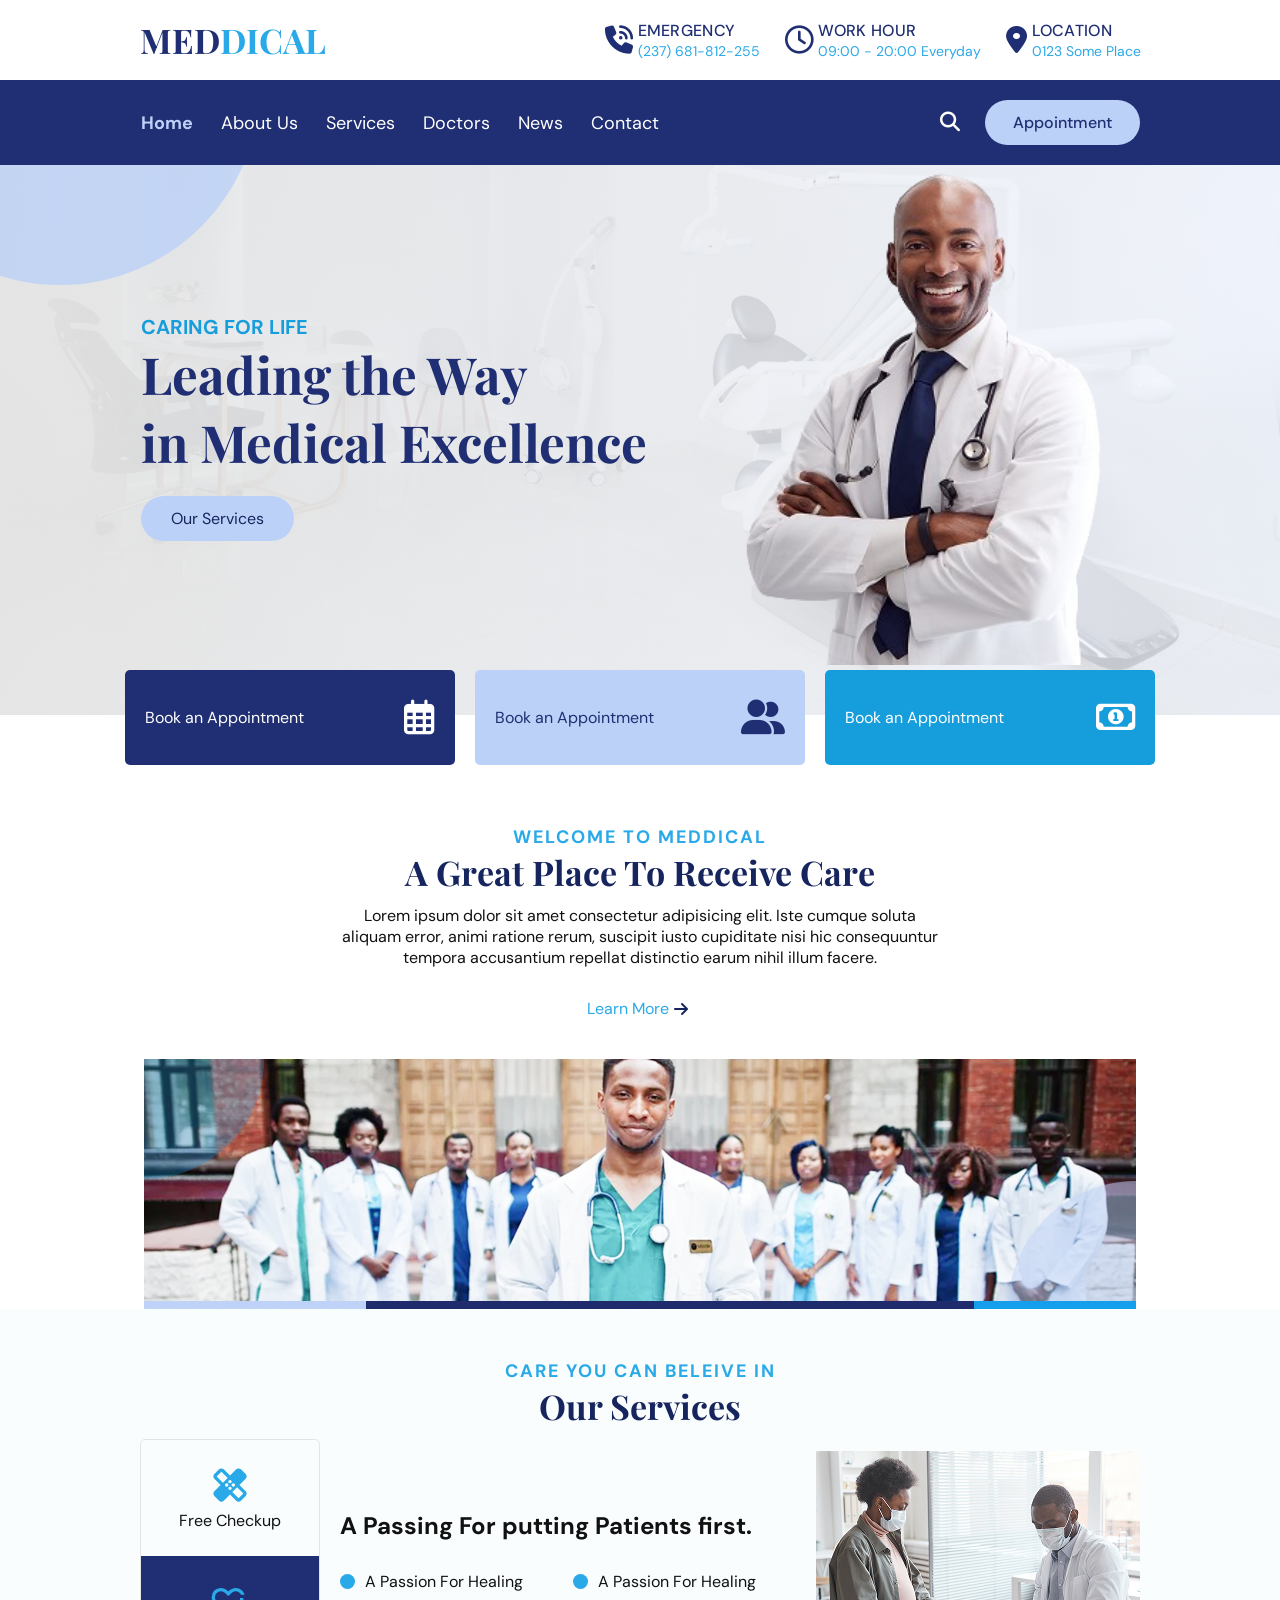
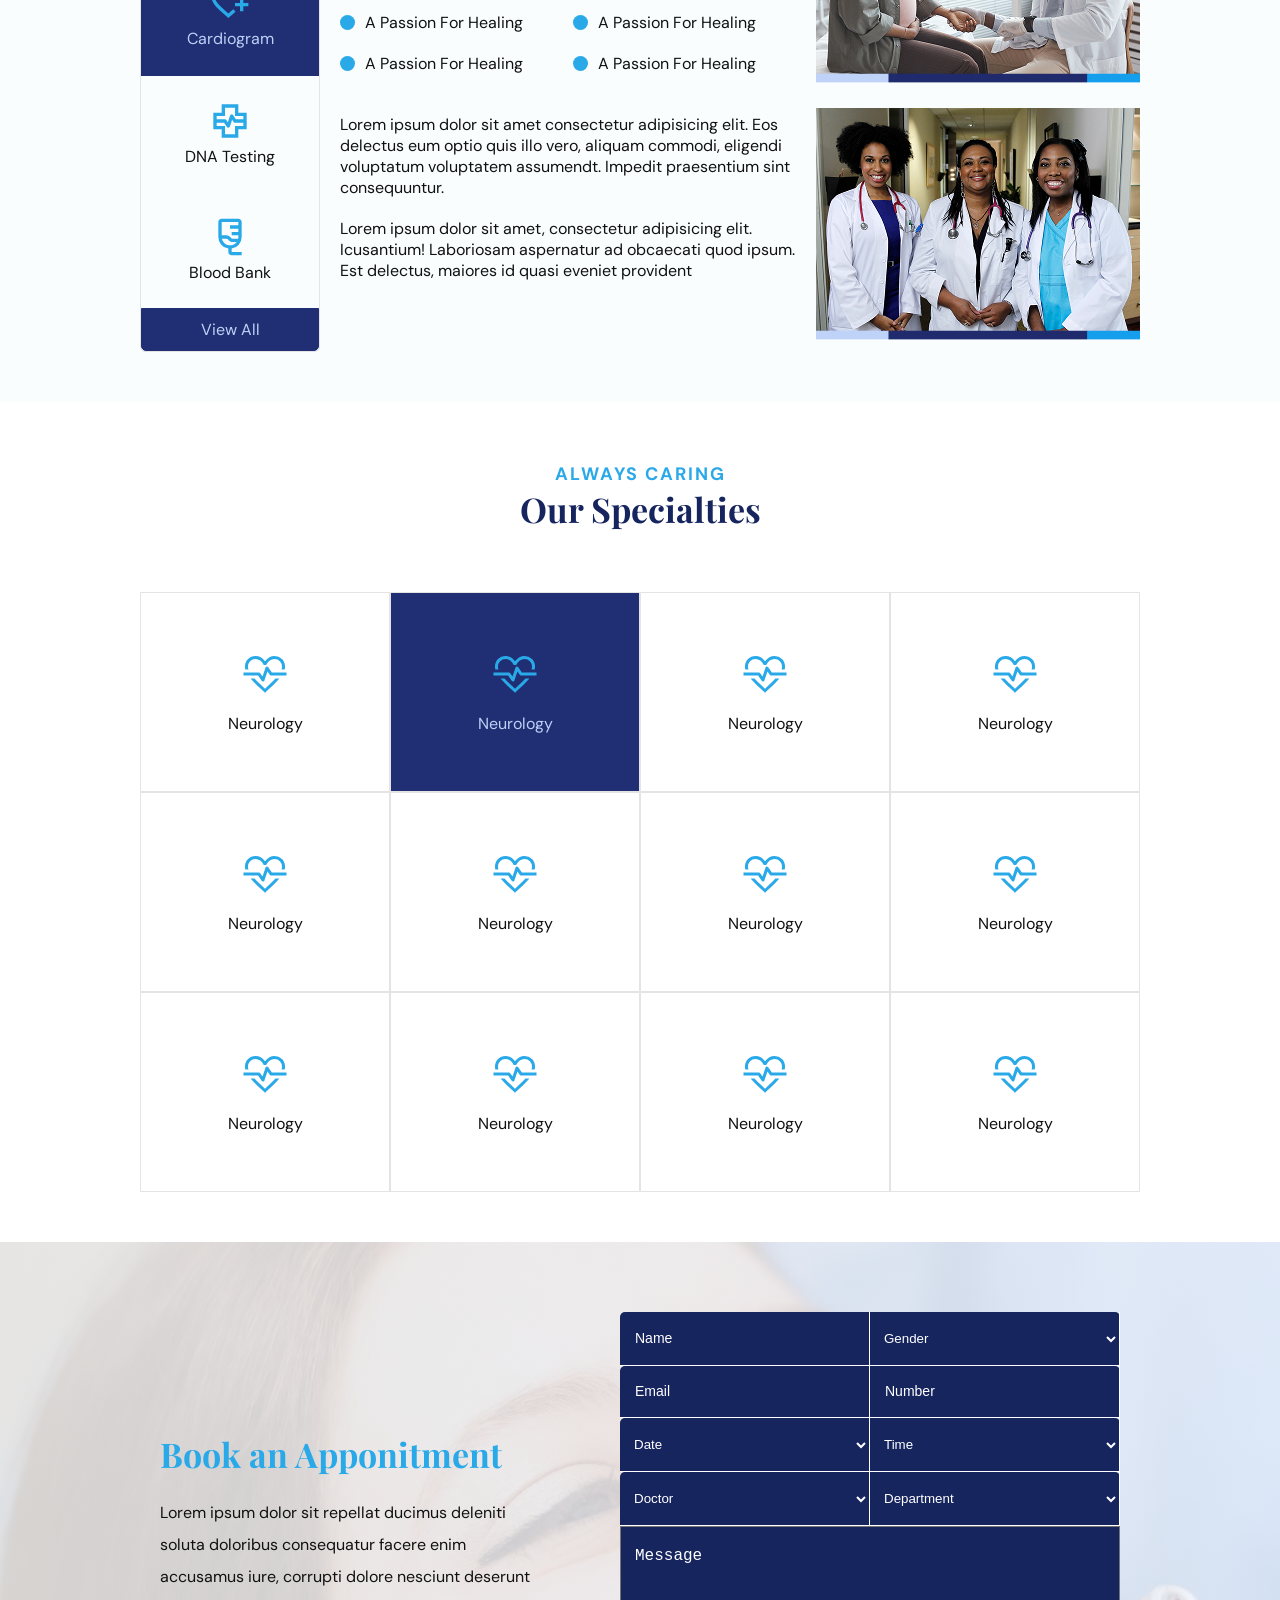
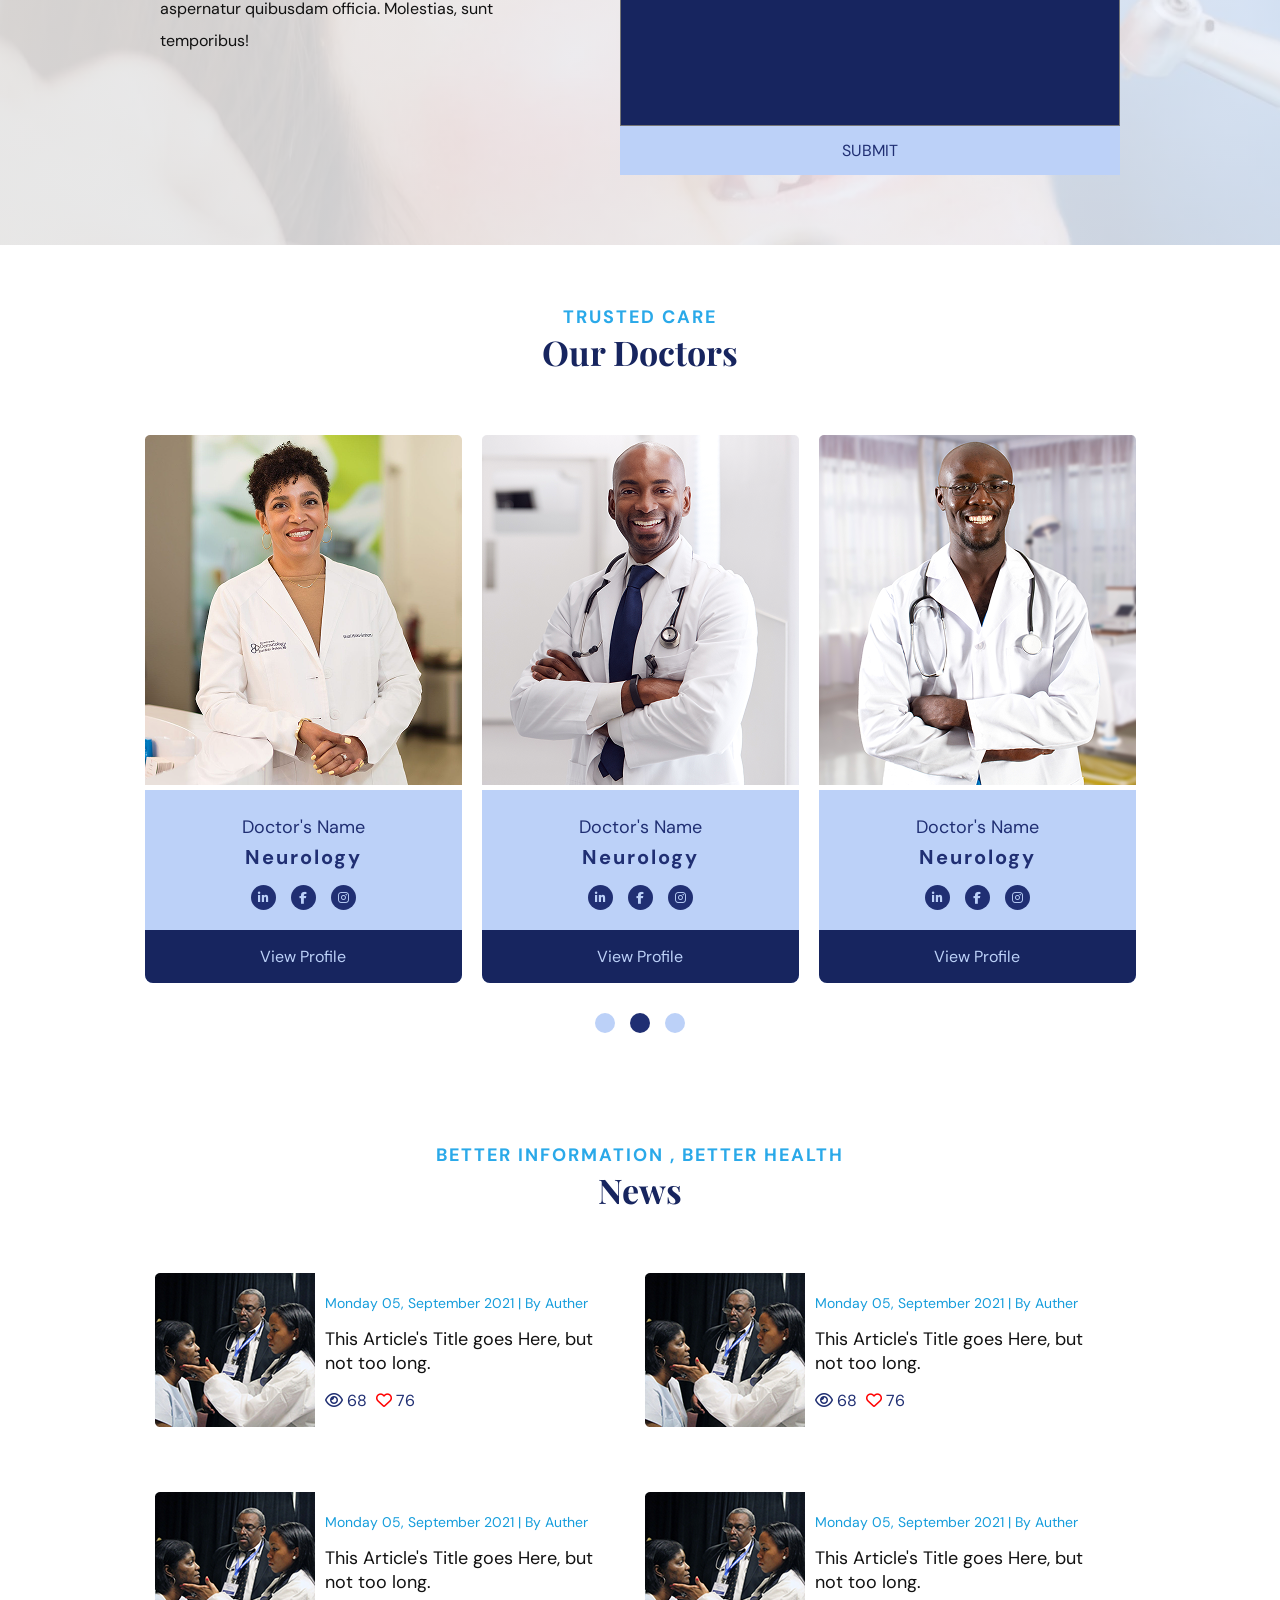
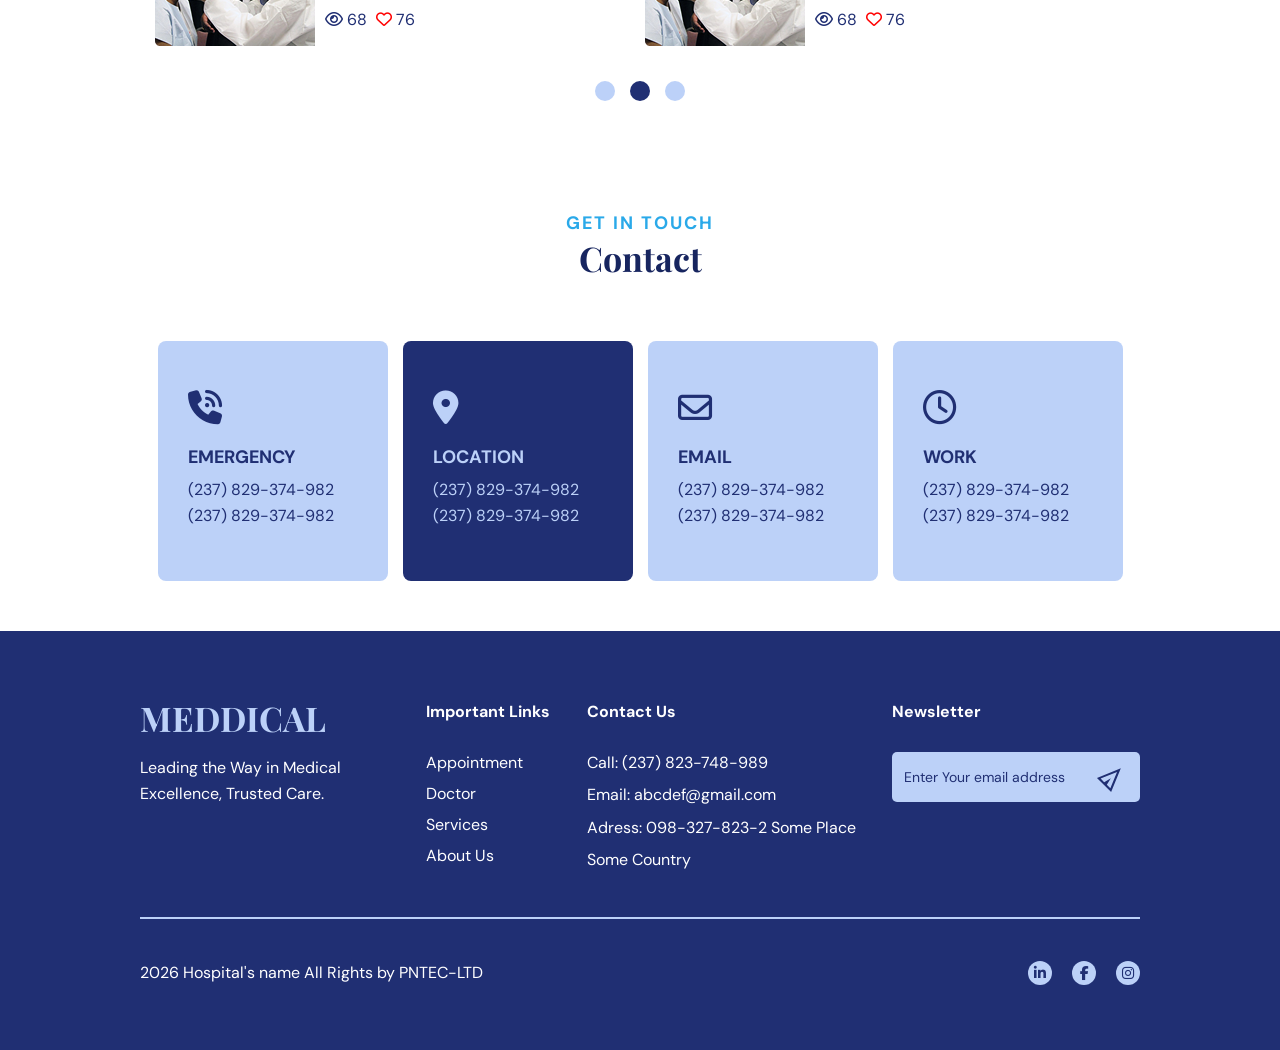
<file: index.html>
<!doctype html>
<html lang="en">
  <head>
    <meta charset="UTF-8" />
    <meta name="viewport" content="width=device-width, initial-scale=1.0" />
    <title>Hospital Website</title>
    <!-- Font Awesome -->
    <link rel="stylesheet" href="https://cdnjs.cloudflare.com/ajax/libs/font-awesome/6.7.2/css/all.min.css" />
    <!-- Google Font -->
    <link rel="preconnect" href="https://fonts.googleapis.com" />
    <link rel="preconnect" href="https://fonts.gstatic.com" crossorigin />
    <link href="https://fonts.googleapis.com/css2?family=DM+Sans:wght@400;500;600;700&family=Playfair+Display:wght@600;700&display=swap" rel="stylesheet" />
    <!-- Style Sheet -->
    <link rel="stylesheet" href="style.css" />
  </head>
  <body>
    <!-- Top Header -->
    <div class="head-section">
      <header class="top-header">
        <div class="header-container">
          <div class="logo">
            <h1>
              <a href="#" class="logo">MED<span>DICAL</span>
              </a>
            </h1>
          </div>
          <div class="emergency-box">
            <div class="info-box">
              <div class="info-icon">
                <i class="fa-solid fa-phone-volume"></i>
              </div>
              <div class="info-content">
                <span>EMERGENCY</span>
                <strong>(237) 681-812-255</strong>
              </div>
            </div>
            <div class="info-box">
              <div class="info-icon">
                <i class="fa-regular fa-clock"></i>
              </div>
              <div class="info-content">
                <span>WORK HOUR</span>
                <strong>09:00 - 20:00 Everyday</strong>
              </div>
            </div>
            <div class="info-box">
              <div class="info-icon">
                <i class="fa-solid fa-location-dot"></i>
              </div>
              <div class="info-content">
                <span>LOCATION</span>
                <strong>0123 Some Place</strong>
              </div>
            </div>
          </div>
        </div>
      </header>
      <div class="navbar">
        <div class="navbar-container">
          <div class="nav-links">
            <a href="/index.html" id="active">Home</a>
            <a href="/About.html">About Us</a>
            <a href="/Service.html">Services</a>
            <a href="/Doctors.html">Doctors</a>
            <a href="/News.html">News</a>
            <a href="/Contact.html">Contact</a>
          </div>
          <div class="nav-right">
            <button class="search-btn">
              <i class="fa-solid fa-magnifying-glass"></i>
            </button>
            <a href="/Contact.html" class="appointment-btn"> Appointment </a>
          </div>
        </div>
      </div>
      <div class="navbar2">
        <div class="navbar2-container">
          <div class="nav2-head">
            <div class="nav2-left">
              <h1>
                <a href="/index.html">MED<span>DICAL</span>
                </a>
              </h1>
            </div>
            <div class="nav2-right">
              <button class="search-btn">
                <i class="fa-solid fa-magnifying-glass"></i>
              </button>
              <button class="menu-toggle">
                <i class="fa-solid fa-bars"></i>
              </button>
            </div>
          </div>
          <div class="side-menu">
            <div class="side-menu-links">
              <a href="/index.html">Home</a>
              <a href="/About.html">About Us</a>
              <a href="/Service.html">Services</a>
              <a href="/Doctors.html">Doctors</a>
              <a href="?News.html">News</a>
              <a href="/Contact.html">Contact</a>
            </div>
            <div class="side-menu-btn">
              <a href="">Appointment</a>
            </div>
          </div>
        </div>
      </div>
    </div>
    <section class="hero">
      <!-- Decorative Circle -->
      <div class="hero-circle"></div>
      <div class="hero-container">
        <div class="hero-content">
          <div class="hero-heading">
            <h3>CARING FOR LIFE</h3>
            <h1> Leading the Way <br /> in Medical Excellence </h1>
          </div>
          <div class="hero-btn">
            <a href="">Our Services</a>
          </div>
        </div>
        <div class="hero-image">
          <img src="/Images/hero.png" alt="" />
        </div>
      </div>
      <div class="hero-cards-container">
        <div class="hero-card card-dark">
          <div class="card-text">Book an Appointment</div>
          <div class="card-icon">
            <i class="fa-regular fa-calendar-days"></i>
          </div>
        </div>
        <div class="hero-card card-light">
          <div class="card-text">Book an Appointment</div>
          <div class="card-icon">
            <i class="fa-solid fa-user-group"></i>
          </div>
        </div>
        <div class="hero-card card-blue">
          <div class="card-text">Book an Appointment</div>
          <div class="card-icon">
            <i class="fa-regular fa-money-bill-1"></i>
          </div>
        </div>
      </div>
    </section>
    <section class="staff">
      <div class="staff-container">
        <div class="staff-heading">
          <h3>WELCOME TO MEDDICAL</h3>
          <h1>A Great Place To Receive Care</h1>
        </div>
        <div class="staff-para">
          <p> Lorem ipsum dolor sit amet consectetur adipisicing elit. Iste cumque soluta aliquam error, animi ratione rerum, suscipit iusto cupiditate nisi hic consequuntur tempora accusantium repellat distinctio earum nihil illum facere. </p>
        </div>
        <div class="staff-btn">
          <a href="">Learn More <i class="fa-solid fa-arrow-right"></i>
          </a>
        </div>
        <div class="staff-image">
          <img src="/Images/staff.jpg" alt="" />
        </div>
      </div>
    </section>
    <section class="service">
      <div class="service-container">
        <div class="service-heading">
          <h3>CARE YOU CAN BELEIVE IN</h3>
          <h1>Our Services</h1>
        </div>
        <div class="service-content">
          <div class="service-left">
            <div class="left-box">
              <div class="left-icon">
                <svg xmlns="http://www.w3.org/2000/svg" height="35px" viewBox="0 -960 960 960" width="35px">
                  <path d="M480-254 330-104q-23 23-56 23t-56-23L104-218q-23-23-23-56t23-56l150-150-150-150q-23-23-23-56t23-56l114-114q23-23 56-23t56 23l150 150 150-150q23-23 56-23t56 23l114 114q23 23 23 56t-23 56L706-480l150 150q23 23 23 56t-23 56L742-104q-23 23-56 23t-56-23L480-254Zm28.5-277.5Q520-543 520-560t-11.5-28.5Q497-600 480-600t-28.5 11.5Q440-577 440-560t11.5 28.5Q463-520 480-520t28.5-11.5ZM310-536l114-114-150-150-114 114 150 150Zm90 96q17 0 28.5-11.5T440-480q0-17-11.5-28.5T400-520q-17 0-28.5 11.5T360-480q0 17 11.5 28.5T400-440Zm108.5 68.5Q520-383 520-400t-11.5-28.5Q497-440 480-440t-28.5 11.5Q440-417 440-400t11.5 28.5Q463-360 480-360t28.5-11.5ZM560-440q17 0 28.5-11.5T600-480q0-17-11.5-28.5T560-520q-17 0-28.5 11.5T520-480q0 17 11.5 28.5T560-440Zm-24 130 150 150 114-114-150-150-114 114ZM339-621Zm282 282Z" />
                </svg>
              </div>
              <div class="left-icon-name">
                <p>Free Checkup</p>
              </div>
            </div>
            <div class="left-box left-box-active">
              <div class="left-icon">
                <svg xmlns="http://www.w3.org/2000/svg" height="24px" viewBox="0 -960 960 960" width="24px" fill="#1f1f1f">
                  <path d="M440-501Zm0 381L313-234q-72-65-123.5-116t-85-96q-33.5-45-49-87T40-621q0-94 63-156.5T260-840q52 0 99 22t81 62q34-40 81-62t99-22q81 0 136 45.5T831-680h-85q-18-40-53-60t-73-20q-51 0-88 27.5T463-660h-46q-31-45-70.5-72.5T260-760q-57 0-98.5 39.5T120-621q0 33 14 67t50 78.5q36 44.5 98 104T440-228q26-23 61-53t56-50l9 9 19.5 19.5L605-283l9 9q-22 20-56 49.5T498-172l-58 52Zm280-160v-120H600v-80h120v-120h80v120h120v80H800v120h-80Z" />
                </svg>
              </div>
              <div class="left-icon-name">
                <p>Cardiogram</p>
              </div>
            </div>
            <div class="left-box">
              <div class="left-icon">
                <svg xmlns="http://www.w3.org/2000/svg" height="24px" viewBox="0 -960 960 960" width="24px" fill="#1f1f1f">
                  <path d="M280-80v-200H80v-400h200v-200h400v200h200v400H680v200H280ZM160-520h200q10 0 19 5t14 13l35 52 54-162q4-12 14.5-20t23.5-8q10 0 19 5t14 13l68 102h179v-80H600v-200H360v200H160v80Zm200 360h240v-200h200v-80H600q-10 0-19-5t-15-13l-34-52-54 162q-4 12-15 20t-24 8q-10 0-19-5t-14-13l-68-102H160v80h200v200Zm120-320Z" />
                </svg>
              </div>
              <div class="left-icon-name">
                <p>DNA Testing</p>
              </div>
            </div>
            <div class="left-box">
              <div class="left-icon">
                <svg xmlns="http://www.w3.org/2000/svg" height="24px" viewBox="0 -960 960 960" width="24px" fill="#1f1f1f">
                  <path d="M520-40q-33 0-56.5-23.5T440-120v-83q-103-14-171.5-92.5T200-480v-360q0-33 23.5-56.5T280-920h400q33 0 56.5 23.5T760-840v360q0 106-68.5 184.5T520-203v83h240v80H520Zm30-400h126q2-10 3-19.5t1-20.5v-40H520v-80h160v-80H480v-80h200v-80H280v320h110q33 0 62.5 15t49.5 41q8 11 21 17.5t27 6.5Zm-70 160q49 0 91-21.5t69-58.5h-90q-33 0-62.5-15T438-416q-8-11-21-17.5t-27-6.5H284q14 69 68.5 114.5T480-280Zm-42-160Z" />
                </svg>
              </div>
              <div class="left-icon-name">
                <p>Blood Bank</p>
              </div>
            </div>
            <div class="left-btn">
              <a href="">View All</a>
            </div>
          </div>
          <div class="service-center">
            <div class="center-heading">
              <h2>A Passing For putting Patients first.</h2>
            </div>
            <div class="center-li">
              <div class="li-left">
                <div class="li-data">
                  <span></span>
                  <p>A Passion For Healing</p>
                </div>
                <div class="li-data">
                  <span></span>
                  <p>A Passion For Healing</p>
                </div>
                <div class="li-data">
                  <span></span>
                  <p>A Passion For Healing</p>
                </div>
              </div>
              <div class="li-left">
                <div class="li-data">
                  <span></span>
                  <p>A Passion For Healing</p>
                </div>
                <div class="li-data">
                  <span></span>
                  <p>A Passion For Healing</p>
                </div>
                <div class="li-data">
                  <span></span>
                  <p>A Passion For Healing</p>
                </div>
              </div>
            </div>
            <div class="center-para">
              <p> Lorem ipsum dolor sit amet consectetur adipisicing elit. Eos delectus eum optio quis illo vero, aliquam commodi, eligendi voluptatum voluptatem assumendt. Impedit praesentium sint consequuntur. </p>
              <p> Lorem ipsum dolor sit amet, consectetur adipisicing elit. Icusantium! Laboriosam aspernatur ad obcaecati quod ipsum. Est delectus, maiores id quasi eveniet provident </p>
            </div>
          </div>
          <div class="service-right">
            <div class="right-images">
              <img src="/Images/service1.png" alt="" />
              <img src="/Images/service2.png" alt="" />
            </div>
          </div>
        </div>
      </div>
    </section>
    <section class="our-specialist">
      <div class="specialist-container">
        <div class="specialist-heading">
          <h3>ALWAYS CARING</h3>
          <h1>Our Specialties</h1>
        </div>
        <div class="specialist-card-container">
          <div class="speclist-box">
            <div class="speclist-icon">
              <svg xmlns="http://www.w3.org/2000/svg" height="48px" viewBox="0 -960 960 960" width="48px" fill="#1f1f1f">
                <path d="M290-840q57 0 105.5 27t84.5 78q42-54 89-79.5T670-840q89 0 149.5 60.5T880-629q0 15-1.5 29.5T873-570h-62q5-15 7-29.5t2-29.5q0-66-42-108.5T670-780q-51 0-95 31.5T504-660h-49q-26-56-70-88t-95-32q-66 0-108 42.5T140-629q0 15 2 29.5t7 29.5H87q-4-15-5.5-29.5T80-629q0-90 60.5-150.5T290-840Zm-98 450h78q38 42 89.5 91.5T480-186q69-63 120-112.5t89-91.5h79q-42 49-102 108.5T521-144l-41 37-41-37q-85-78-145-137.5T192-390Zm250 60q9 0 16-5.5t10-14.5l61-181 46 68q5 6 11 9.5t14 3.5h310v-60H617l-72-106q-5-7-12-10t-15-3q-9 0-16.5 5.5T491-609l-60 181-47-69q-5-6-10.5-9.5T360-510H50v60h292l72 107q5 7 12.5 10t15.5 3Zm38-153Z" />
              </svg>
            </div>
            <div class="specialist-name">
              <p>Neurology</p>
            </div>
          </div>
          <div class="speclist-box left-box-active">
            <div class="speclist-icon">
              <svg xmlns="http://www.w3.org/2000/svg" height="48px" viewBox="0 -960 960 960" width="48px" fill="#1f1f1f">
                <path d="M290-840q57 0 105.5 27t84.5 78q42-54 89-79.5T670-840q89 0 149.5 60.5T880-629q0 15-1.5 29.5T873-570h-62q5-15 7-29.5t2-29.5q0-66-42-108.5T670-780q-51 0-95 31.5T504-660h-49q-26-56-70-88t-95-32q-66 0-108 42.5T140-629q0 15 2 29.5t7 29.5H87q-4-15-5.5-29.5T80-629q0-90 60.5-150.5T290-840Zm-98 450h78q38 42 89.5 91.5T480-186q69-63 120-112.5t89-91.5h79q-42 49-102 108.5T521-144l-41 37-41-37q-85-78-145-137.5T192-390Zm250 60q9 0 16-5.5t10-14.5l61-181 46 68q5 6 11 9.5t14 3.5h310v-60H617l-72-106q-5-7-12-10t-15-3q-9 0-16.5 5.5T491-609l-60 181-47-69q-5-6-10.5-9.5T360-510H50v60h292l72 107q5 7 12.5 10t15.5 3Zm38-153Z" />
              </svg>
            </div>
            <div class="specialist-name">
              <p>Neurology</p>
            </div>
          </div>
          <div class="speclist-box">
            <div class="speclist-icon">
              <svg xmlns="http://www.w3.org/2000/svg" height="48px" viewBox="0 -960 960 960" width="48px" fill="#1f1f1f">
                <path d="M290-840q57 0 105.5 27t84.5 78q42-54 89-79.5T670-840q89 0 149.5 60.5T880-629q0 15-1.5 29.5T873-570h-62q5-15 7-29.5t2-29.5q0-66-42-108.5T670-780q-51 0-95 31.5T504-660h-49q-26-56-70-88t-95-32q-66 0-108 42.5T140-629q0 15 2 29.5t7 29.5H87q-4-15-5.5-29.5T80-629q0-90 60.5-150.5T290-840Zm-98 450h78q38 42 89.5 91.5T480-186q69-63 120-112.5t89-91.5h79q-42 49-102 108.5T521-144l-41 37-41-37q-85-78-145-137.5T192-390Zm250 60q9 0 16-5.5t10-14.5l61-181 46 68q5 6 11 9.5t14 3.5h310v-60H617l-72-106q-5-7-12-10t-15-3q-9 0-16.5 5.5T491-609l-60 181-47-69q-5-6-10.5-9.5T360-510H50v60h292l72 107q5 7 12.5 10t15.5 3Zm38-153Z" />
              </svg>
            </div>
            <div class="specialist-name">
              <p>Neurology</p>
            </div>
          </div>
          <div class="speclist-box">
            <div class="speclist-icon">
              <svg xmlns="http://www.w3.org/2000/svg" height="48px" viewBox="0 -960 960 960" width="48px" fill="#1f1f1f">
                <path d="M290-840q57 0 105.5 27t84.5 78q42-54 89-79.5T670-840q89 0 149.5 60.5T880-629q0 15-1.5 29.5T873-570h-62q5-15 7-29.5t2-29.5q0-66-42-108.5T670-780q-51 0-95 31.5T504-660h-49q-26-56-70-88t-95-32q-66 0-108 42.5T140-629q0 15 2 29.5t7 29.5H87q-4-15-5.5-29.5T80-629q0-90 60.5-150.5T290-840Zm-98 450h78q38 42 89.5 91.5T480-186q69-63 120-112.5t89-91.5h79q-42 49-102 108.5T521-144l-41 37-41-37q-85-78-145-137.5T192-390Zm250 60q9 0 16-5.5t10-14.5l61-181 46 68q5 6 11 9.5t14 3.5h310v-60H617l-72-106q-5-7-12-10t-15-3q-9 0-16.5 5.5T491-609l-60 181-47-69q-5-6-10.5-9.5T360-510H50v60h292l72 107q5 7 12.5 10t15.5 3Zm38-153Z" />
              </svg>
            </div>
            <div class="specialist-name">
              <p>Neurology</p>
            </div>
          </div>
          <div class="speclist-box">
            <div class="speclist-icon">
              <svg xmlns="http://www.w3.org/2000/svg" height="48px" viewBox="0 -960 960 960" width="48px" fill="#1f1f1f">
                <path d="M290-840q57 0 105.5 27t84.5 78q42-54 89-79.5T670-840q89 0 149.5 60.5T880-629q0 15-1.5 29.5T873-570h-62q5-15 7-29.5t2-29.5q0-66-42-108.5T670-780q-51 0-95 31.5T504-660h-49q-26-56-70-88t-95-32q-66 0-108 42.5T140-629q0 15 2 29.5t7 29.5H87q-4-15-5.5-29.5T80-629q0-90 60.5-150.5T290-840Zm-98 450h78q38 42 89.5 91.5T480-186q69-63 120-112.5t89-91.5h79q-42 49-102 108.5T521-144l-41 37-41-37q-85-78-145-137.5T192-390Zm250 60q9 0 16-5.5t10-14.5l61-181 46 68q5 6 11 9.5t14 3.5h310v-60H617l-72-106q-5-7-12-10t-15-3q-9 0-16.5 5.5T491-609l-60 181-47-69q-5-6-10.5-9.5T360-510H50v60h292l72 107q5 7 12.5 10t15.5 3Zm38-153Z" />
              </svg>
            </div>
            <div class="specialist-name">
              <p>Neurology</p>
            </div>
          </div>
          <div class="speclist-box">
            <div class="speclist-icon">
              <svg xmlns="http://www.w3.org/2000/svg" height="48px" viewBox="0 -960 960 960" width="48px" fill="#1f1f1f">
                <path d="M290-840q57 0 105.5 27t84.5 78q42-54 89-79.5T670-840q89 0 149.5 60.5T880-629q0 15-1.5 29.5T873-570h-62q5-15 7-29.5t2-29.5q0-66-42-108.5T670-780q-51 0-95 31.5T504-660h-49q-26-56-70-88t-95-32q-66 0-108 42.5T140-629q0 15 2 29.5t7 29.5H87q-4-15-5.5-29.5T80-629q0-90 60.5-150.5T290-840Zm-98 450h78q38 42 89.5 91.5T480-186q69-63 120-112.5t89-91.5h79q-42 49-102 108.5T521-144l-41 37-41-37q-85-78-145-137.5T192-390Zm250 60q9 0 16-5.5t10-14.5l61-181 46 68q5 6 11 9.5t14 3.5h310v-60H617l-72-106q-5-7-12-10t-15-3q-9 0-16.5 5.5T491-609l-60 181-47-69q-5-6-10.5-9.5T360-510H50v60h292l72 107q5 7 12.5 10t15.5 3Zm38-153Z" />
              </svg>
            </div>
            <div class="specialist-name">
              <p>Neurology</p>
            </div>
          </div>
          <div class="speclist-box">
            <div class="speclist-icon">
              <svg xmlns="http://www.w3.org/2000/svg" height="48px" viewBox="0 -960 960 960" width="48px" fill="#1f1f1f">
                <path d="M290-840q57 0 105.5 27t84.5 78q42-54 89-79.5T670-840q89 0 149.5 60.5T880-629q0 15-1.5 29.5T873-570h-62q5-15 7-29.5t2-29.5q0-66-42-108.5T670-780q-51 0-95 31.5T504-660h-49q-26-56-70-88t-95-32q-66 0-108 42.5T140-629q0 15 2 29.5t7 29.5H87q-4-15-5.5-29.5T80-629q0-90 60.5-150.5T290-840Zm-98 450h78q38 42 89.5 91.5T480-186q69-63 120-112.5t89-91.5h79q-42 49-102 108.5T521-144l-41 37-41-37q-85-78-145-137.5T192-390Zm250 60q9 0 16-5.5t10-14.5l61-181 46 68q5 6 11 9.5t14 3.5h310v-60H617l-72-106q-5-7-12-10t-15-3q-9 0-16.5 5.5T491-609l-60 181-47-69q-5-6-10.5-9.5T360-510H50v60h292l72 107q5 7 12.5 10t15.5 3Zm38-153Z" />
              </svg>
            </div>
            <div class="specialist-name">
              <p>Neurology</p>
            </div>
          </div>
          <div class="speclist-box">
            <div class="speclist-icon">
              <svg xmlns="http://www.w3.org/2000/svg" height="48px" viewBox="0 -960 960 960" width="48px" fill="#1f1f1f">
                <path d="M290-840q57 0 105.5 27t84.5 78q42-54 89-79.5T670-840q89 0 149.5 60.5T880-629q0 15-1.5 29.5T873-570h-62q5-15 7-29.5t2-29.5q0-66-42-108.5T670-780q-51 0-95 31.5T504-660h-49q-26-56-70-88t-95-32q-66 0-108 42.5T140-629q0 15 2 29.5t7 29.5H87q-4-15-5.5-29.5T80-629q0-90 60.5-150.5T290-840Zm-98 450h78q38 42 89.5 91.5T480-186q69-63 120-112.5t89-91.5h79q-42 49-102 108.5T521-144l-41 37-41-37q-85-78-145-137.5T192-390Zm250 60q9 0 16-5.5t10-14.5l61-181 46 68q5 6 11 9.5t14 3.5h310v-60H617l-72-106q-5-7-12-10t-15-3q-9 0-16.5 5.5T491-609l-60 181-47-69q-5-6-10.5-9.5T360-510H50v60h292l72 107q5 7 12.5 10t15.5 3Zm38-153Z" />
              </svg>
            </div>
            <div class="specialist-name">
              <p>Neurology</p>
            </div>
          </div>
          <div class="speclist-box">
            <div class="speclist-icon">
              <svg xmlns="http://www.w3.org/2000/svg" height="48px" viewBox="0 -960 960 960" width="48px" fill="#1f1f1f">
                <path d="M290-840q57 0 105.5 27t84.5 78q42-54 89-79.5T670-840q89 0 149.5 60.5T880-629q0 15-1.5 29.5T873-570h-62q5-15 7-29.5t2-29.5q0-66-42-108.5T670-780q-51 0-95 31.5T504-660h-49q-26-56-70-88t-95-32q-66 0-108 42.5T140-629q0 15 2 29.5t7 29.5H87q-4-15-5.5-29.5T80-629q0-90 60.5-150.5T290-840Zm-98 450h78q38 42 89.5 91.5T480-186q69-63 120-112.5t89-91.5h79q-42 49-102 108.5T521-144l-41 37-41-37q-85-78-145-137.5T192-390Zm250 60q9 0 16-5.5t10-14.5l61-181 46 68q5 6 11 9.5t14 3.5h310v-60H617l-72-106q-5-7-12-10t-15-3q-9 0-16.5 5.5T491-609l-60 181-47-69q-5-6-10.5-9.5T360-510H50v60h292l72 107q5 7 12.5 10t15.5 3Zm38-153Z" />
              </svg>
            </div>
            <div class="specialist-name">
              <p>Neurology</p>
            </div>
          </div>
          <div class="speclist-box">
            <div class="speclist-icon">
              <svg xmlns="http://www.w3.org/2000/svg" height="48px" viewBox="0 -960 960 960" width="48px" fill="#1f1f1f">
                <path d="M290-840q57 0 105.5 27t84.5 78q42-54 89-79.5T670-840q89 0 149.5 60.5T880-629q0 15-1.5 29.5T873-570h-62q5-15 7-29.5t2-29.5q0-66-42-108.5T670-780q-51 0-95 31.5T504-660h-49q-26-56-70-88t-95-32q-66 0-108 42.5T140-629q0 15 2 29.5t7 29.5H87q-4-15-5.5-29.5T80-629q0-90 60.5-150.5T290-840Zm-98 450h78q38 42 89.5 91.5T480-186q69-63 120-112.5t89-91.5h79q-42 49-102 108.5T521-144l-41 37-41-37q-85-78-145-137.5T192-390Zm250 60q9 0 16-5.5t10-14.5l61-181 46 68q5 6 11 9.5t14 3.5h310v-60H617l-72-106q-5-7-12-10t-15-3q-9 0-16.5 5.5T491-609l-60 181-47-69q-5-6-10.5-9.5T360-510H50v60h292l72 107q5 7 12.5 10t15.5 3Zm38-153Z" />
              </svg>
            </div>
            <div class="specialist-name">
              <p>Neurology</p>
            </div>
          </div>
          <div class="speclist-box">
            <div class="speclist-icon">
              <svg xmlns="http://www.w3.org/2000/svg" height="48px" viewBox="0 -960 960 960" width="48px" fill="#1f1f1f">
                <path d="M290-840q57 0 105.5 27t84.5 78q42-54 89-79.5T670-840q89 0 149.5 60.5T880-629q0 15-1.5 29.5T873-570h-62q5-15 7-29.5t2-29.5q0-66-42-108.5T670-780q-51 0-95 31.5T504-660h-49q-26-56-70-88t-95-32q-66 0-108 42.5T140-629q0 15 2 29.5t7 29.5H87q-4-15-5.5-29.5T80-629q0-90 60.5-150.5T290-840Zm-98 450h78q38 42 89.5 91.5T480-186q69-63 120-112.5t89-91.5h79q-42 49-102 108.5T521-144l-41 37-41-37q-85-78-145-137.5T192-390Zm250 60q9 0 16-5.5t10-14.5l61-181 46 68q5 6 11 9.5t14 3.5h310v-60H617l-72-106q-5-7-12-10t-15-3q-9 0-16.5 5.5T491-609l-60 181-47-69q-5-6-10.5-9.5T360-510H50v60h292l72 107q5 7 12.5 10t15.5 3Zm38-153Z" />
              </svg>
            </div>
            <div class="specialist-name">
              <p>Neurology</p>
            </div>
          </div>
          <div class="speclist-box">
            <div class="speclist-icon">
              <svg xmlns="http://www.w3.org/2000/svg" height="48px" viewBox="0 -960 960 960" width="48px" fill="#1f1f1f">
                <path d="M290-840q57 0 105.5 27t84.5 78q42-54 89-79.5T670-840q89 0 149.5 60.5T880-629q0 15-1.5 29.5T873-570h-62q5-15 7-29.5t2-29.5q0-66-42-108.5T670-780q-51 0-95 31.5T504-660h-49q-26-56-70-88t-95-32q-66 0-108 42.5T140-629q0 15 2 29.5t7 29.5H87q-4-15-5.5-29.5T80-629q0-90 60.5-150.5T290-840Zm-98 450h78q38 42 89.5 91.5T480-186q69-63 120-112.5t89-91.5h79q-42 49-102 108.5T521-144l-41 37-41-37q-85-78-145-137.5T192-390Zm250 60q9 0 16-5.5t10-14.5l61-181 46 68q5 6 11 9.5t14 3.5h310v-60H617l-72-106q-5-7-12-10t-15-3q-9 0-16.5 5.5T491-609l-60 181-47-69q-5-6-10.5-9.5T360-510H50v60h292l72 107q5 7 12.5 10t15.5 3Zm38-153Z" />
              </svg>
            </div>
            <div class="specialist-name">
              <p>Neurology</p>
            </div>
          </div>
        </div>
      </div>
    </section>
    <section class="booking">
      <div class="booking-container">
        <div class="booking-content">
          <div class="booking-heading">
            <h1>Book an Apponitment</h1>
          </div>
          <div class="booking-para">
            <p> Lorem ipsum dolor sit repellat ducimus deleniti soluta doloribus consequatur facere enim accusamus iure, corrupti dolore nesciunt deserunt aspernatur quibusdam officia. Molestias, sunt temporibus! </p>
          </div>
        </div>
        <div class="booking-form">
          <div class="user-data">
            <input type="text" placeholder="Name" />
            <select name="" id="">
              <option value="">Gender</option>
              <option value="">Male</option>
              <option value="">Female</option>
              <option value="">Other</option>
            </select>
          </div>
          <div class="user-data">
            <input type="text" placeholder="Email" />
            <input type="text" placeholder="Number" />
          </div>
          <div class="user-data">
            <select name="" id="">
              <option value="">Date</option>
              <option value="">01/09/2026</option>
              <option value="">02/09/2026</option>
              <option value="">03/09/2026</option>
              <option value="">04/09/2026</option>
              <option value="">05/09/2026</option>
              
            </select>
            <select name="" id="">
              <option value="">Time</option>
              <option value="">9:00 AM to 11:00 AM</option>
              <option value="">9:00 PM to 11:00 PM</option>
              <option value="">1:00 AM to 03:00 AM</option>
              <option value="">9:00 PM to 1:00 PM</option>
            </select>
          </div>
          <div class="user-data">
            <select name="" id="">
              <option value="">Doctor</option>
              <option value="">Ali</option>
              <option value="">Hamza</option>
              <option value="">Huzaifa</option>
            </select>
            <select name="" id="">
              <option value="">Department</option>
              <option value="">Cardiology</option>
              <option value="">Phisiology</option>
              <option value="">EYE Specialist</option>
            </select>
          </div>
          <div class="user-message">
            <textarea placeholder="Message"></textarea>
          </div>
          <div class="submit-btn">
            <a href="">SUBMIT</a>
          </div>
        </div>
      </div>
    </section>
    <section class="our-doctors">
      <div class="doctor-card-container">
        <div class="doctor-card-heading">
          <h3>TRUSTED CARE</h3>
          <h1>Our Doctors</h1>
        </div>
        <div class="doctor-cards">
          <div class="card-data">
            <div class="card-image">
              <img src="/Images/card2.png" alt="" />
            </div>
            <div class="card-content">
              <div class="card-heading">
                <h4>Doctor's Name</h4>
                <h3>Neurology</h3>
              </div>
              <div class="card-social">
                <p>
                  <i class="fa-brands fa-linkedin-in"></i>
                </p>
                <p>
                  <i class="fa-brands fa-facebook-f"></i>
                </p>
                <p>
                  <i class="fa-brands fa-instagram"></i>
                </p>
              </div>
              <div class="card-btn">
                <a href="">View Profile</a>
              </div>
            </div>
          </div>
          <div class="card-data">
            <div class="card-image">
              <img src="/Images/card1.png" alt="" />
            </div>
            <div class="card-content">
              <div class="card-heading">
                <h4>Doctor's Name</h4>
                <h3>Neurology</h3>
              </div>
              <div class="card-social">
                <p>
                  <i class="fa-brands fa-linkedin-in"></i>
                </p>
                <p>
                  <i class="fa-brands fa-facebook-f"></i>
                </p>
                <p>
                  <i class="fa-brands fa-instagram"></i>
                </p>
              </div>
              <div class="card-btn">
                <a href="">View Profile</a>
              </div>
            </div>
          </div>
          <div class="card-data">
            <div class="card-image">
              <img src="/Images/card3.png" alt="" />
            </div>
            <div class="card-content">
              <div class="card-heading">
                <h4>Doctor's Name</h4>
                <h3>Neurology</h3>
              </div>
              <div class="card-social">
                <p>
                  <i class="fa-brands fa-linkedin-in"></i>
                </p>
                <p>
                  <i class="fa-brands fa-facebook-f"></i>
                </p>
                <p>
                  <i class="fa-brands fa-instagram"></i>
                </p>
              </div>
              <div class="card-btn">
                <a href="">View Profile</a>
              </div>
            </div>
          </div>
        </div>
        <div class="slider-circle">
          <span></span>
          <span></span>
          <span></span>
        </div>
      </div>
    </section>
    <section class="news">
      <div class="news-container">
        <div class="news-heading">
          <h3>BETTER INFORMATION , BETTER HEALTH</h3>
          <h1>News</h1>
        </div>
        <div class="news-cards">
          <div class="news-card-data">
            <div class="news-card-image">
              <img src="/Images/news.png" alt="" />
            </div>
            <div class="news-card-content">
              <div class="news-card-heading">
                <h4>Monday 05, September 2021 | By Auther</h4>
              </div>
              <div class="news-card-para">
                <p>This Article's Title goes Here, but not too long.</p>
              </div>
              <div class="news-card-icons">
                <p>
                  <span>
                    <i class="fa-regular fa-eye"></i>68 </span>
                  <span>
                    <i class="fa-regular fa-heart text-red"></i>76 </span>
                </p>
              </div>
            </div>
          </div>
          <div class="news-card-data">
            <div class="news-card-image">
              <img src="/Images/news.png" alt="" />
            </div>
            <div class="news-card-content">
              <div class="news-card-heading">
                <h4>Monday 05, September 2021 | By Auther</h4>
              </div>
              <div class="news-card-para">
                <p>This Article's Title goes Here, but not too long.</p>
              </div>
              <div class="news-card-icons">
                <p>
                  <span>
                    <i class="fa-regular fa-eye"></i>68 </span>
                  <span>
                    <i class="fa-regular fa-heart text-red"></i>76 </span>
                </p>
              </div>
            </div>
          </div>
          <div class="news-card-data">
            <div class="news-card-image">
              <img src="/Images/news.png" alt="" />
            </div>
            <div class="news-card-content">
              <div class="news-card-heading">
                <h4>Monday 05, September 2021 | By Auther</h4>
              </div>
              <div class="news-card-para">
                <p>This Article's Title goes Here, but not too long.</p>
              </div>
              <div class="news-card-icons">
                <p>
                  <span>
                    <i class="fa-regular fa-eye"></i>68 </span>
                  <span>
                    <i class="fa-regular fa-heart text-red"></i>76 </span>
                </p>
              </div>
            </div>
          </div>
          <div class="news-card-data">
            <div class="news-card-image">
              <img src="/Images/news.png" alt="" />
            </div>
            <div class="news-card-content">
              <div class="news-card-heading">
                <h4>Monday 05, September 2021 | By Auther</h4>
              </div>
              <div class="news-card-para">
                <p>This Article's Title goes Here, but not too long.</p>
              </div>
              <div class="news-card-icons">
                <p>
                  <span>
                    <i class="fa-regular fa-eye"></i>68 </span>
                  <span>
                    <i class="fa-regular fa-heart text-red"></i>76 </span>
                </p>
              </div>
            </div>
          </div>
        </div>
        <div class="slider-circle">
          <span></span>
          <span></span>
          <span></span>
        </div>
      </div>
    </section>
    <section class="contact">
      <div class="contact-container">
        <div class="contact-heading">
          <h3>GET IN TOUCH</h3>
          <h1>Contact</h1>
        </div>
        <div class="contact-cards">
          <div class="contact-card-data">
            <div class="contact-card-icon">
              <i class="fa-solid fa-phone-volume"></i>
            </div>
            <div class="contact-card-heading">
              <h2>EMERGENCY</h2>
            </div>
            <div class="contact-card-para">
              <p>(237) 829-374-982</p>
              <p>(237) 829-374-982</p>
            </div>
          </div>
          <div class="contact-card-data">
            <div class="contact-card-icon">
              <i class="fa-solid fa-location-dot"></i>
            </div>
            <div class="contact-card-heading">
              <h2>LOCATION</h2>
            </div>
            <div class="contact-card-para">
              <p>(237) 829-374-982</p>
              <p>(237) 829-374-982</p>
            </div>
          </div>
          <div class="contact-card-data">
            <div class="contact-card-icon">
              <i class="fa-regular fa-envelope"></i>
            </div>
            <div class="contact-card-heading">
              <h2>EMAIL</h2>
            </div>
            <div class="contact-card-para">
              <p>(237) 829-374-982</p>
              <p>(237) 829-374-982</p>
            </div>
          </div>
          <div class="contact-card-data">
            <div class="contact-card-icon">
              <i class="fa-regular fa-clock"></i>
            </div>
            <div class="contact-card-heading">
              <h2>WORK</h2>
            </div>
            <div class="contact-card-para">
              <p>(237) 829-374-982</p>
              <p>(237) 829-374-982</p>
            </div>
          </div>
        </div>
      </div>
    </section>
    <footer>
      <div class="footer-container">
        <div class="ft-head">
          <div class="ft-logo">
            <div class="ft-logo-heading">
              <h1>MEDDICAL</h1>
            </div>
            <div class="ft-logo-para">
              <p>Leading the Way in Medical Excellence, Trusted Care.</p>
            </div>
          </div>
          <div class="ft-links">
            <div class="ft-link-heading">
              <h3>Important Links</h3>
            </div>
            <div class="ft-link-para">
              <a href="">Appointment</a>
              <a href="">Doctor</a>
              <a href="">Services</a>
              <a href="">About Us</a>
            </div>
          </div>
          <div class="ft-contact">
            <div class="ft-contact-heading">
              <h3>Contact Us</h3>
            </div>
            <div class="ft-contact-para">
              <p>Call: (237) 823-748-989</p>
              <p>Email: abcdef@gmail.com</p>
              <p>Adress: 098-327-823-2 Some Place</p>
              <p>Some Country</p>
            </div>
          </div>
          <div class="ft-news">
            <div class="ft-news-heading">
              <h3>Newsletter</h3>
            </div>
            <div class="ft-news-para">
              <div class="ft-input">
                <input type="text" placeholder="Enter Your email address" />
                <span>
                  <svg xmlns="http://www.w3.org/2000/svg" height="40px" viewBox="0 -960 960 960" width="40px" fill="#1f1f1f">
                    <path d="M120-160v-640l760 320-760 320Zm66.67-102 520.66-218-520.66-220v158.67L428-480l-241.33 60v158Zm0 0v-438 438Z" />
                  </svg>
                </span>
              </div>
            </div>
          </div>
        </div>
        <hr />
        <div class="ft-bottom">
          <div class="ft-bottom-para">
            <p>2026 Hospital's name All Rights by PNTEC-LTD</p>
          </div>
          <div class="ft-bottom-social">
            <p>
              <i class="fa-brands fa-linkedin-in"></i>
            </p>
            <p>
              <i class="fa-brands fa-facebook-f"></i>
            </p>
            <p>
              <i class="fa-brands fa-instagram"></i>
            </p>
          </div>
        </div>
      </div>
    </footer>
    <script src="/script.js"></script>
  </body>
</html>
</file>
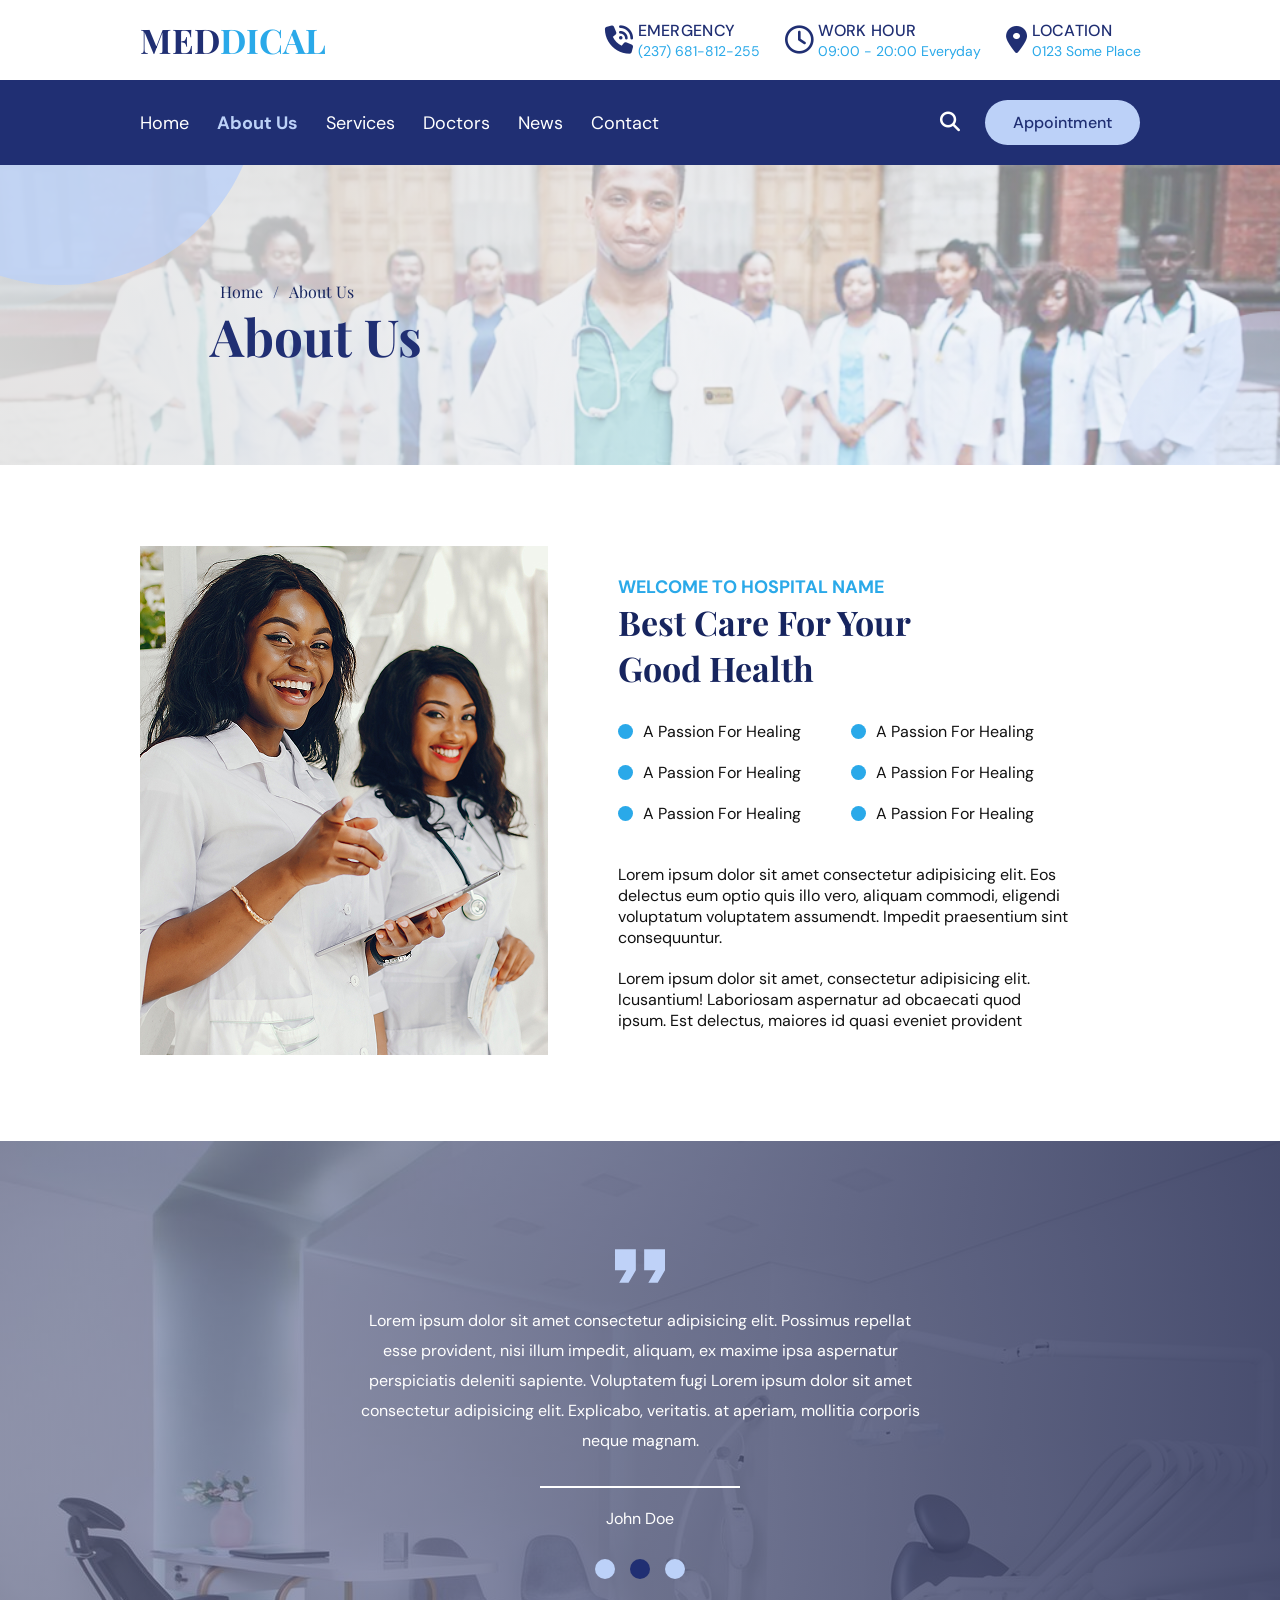
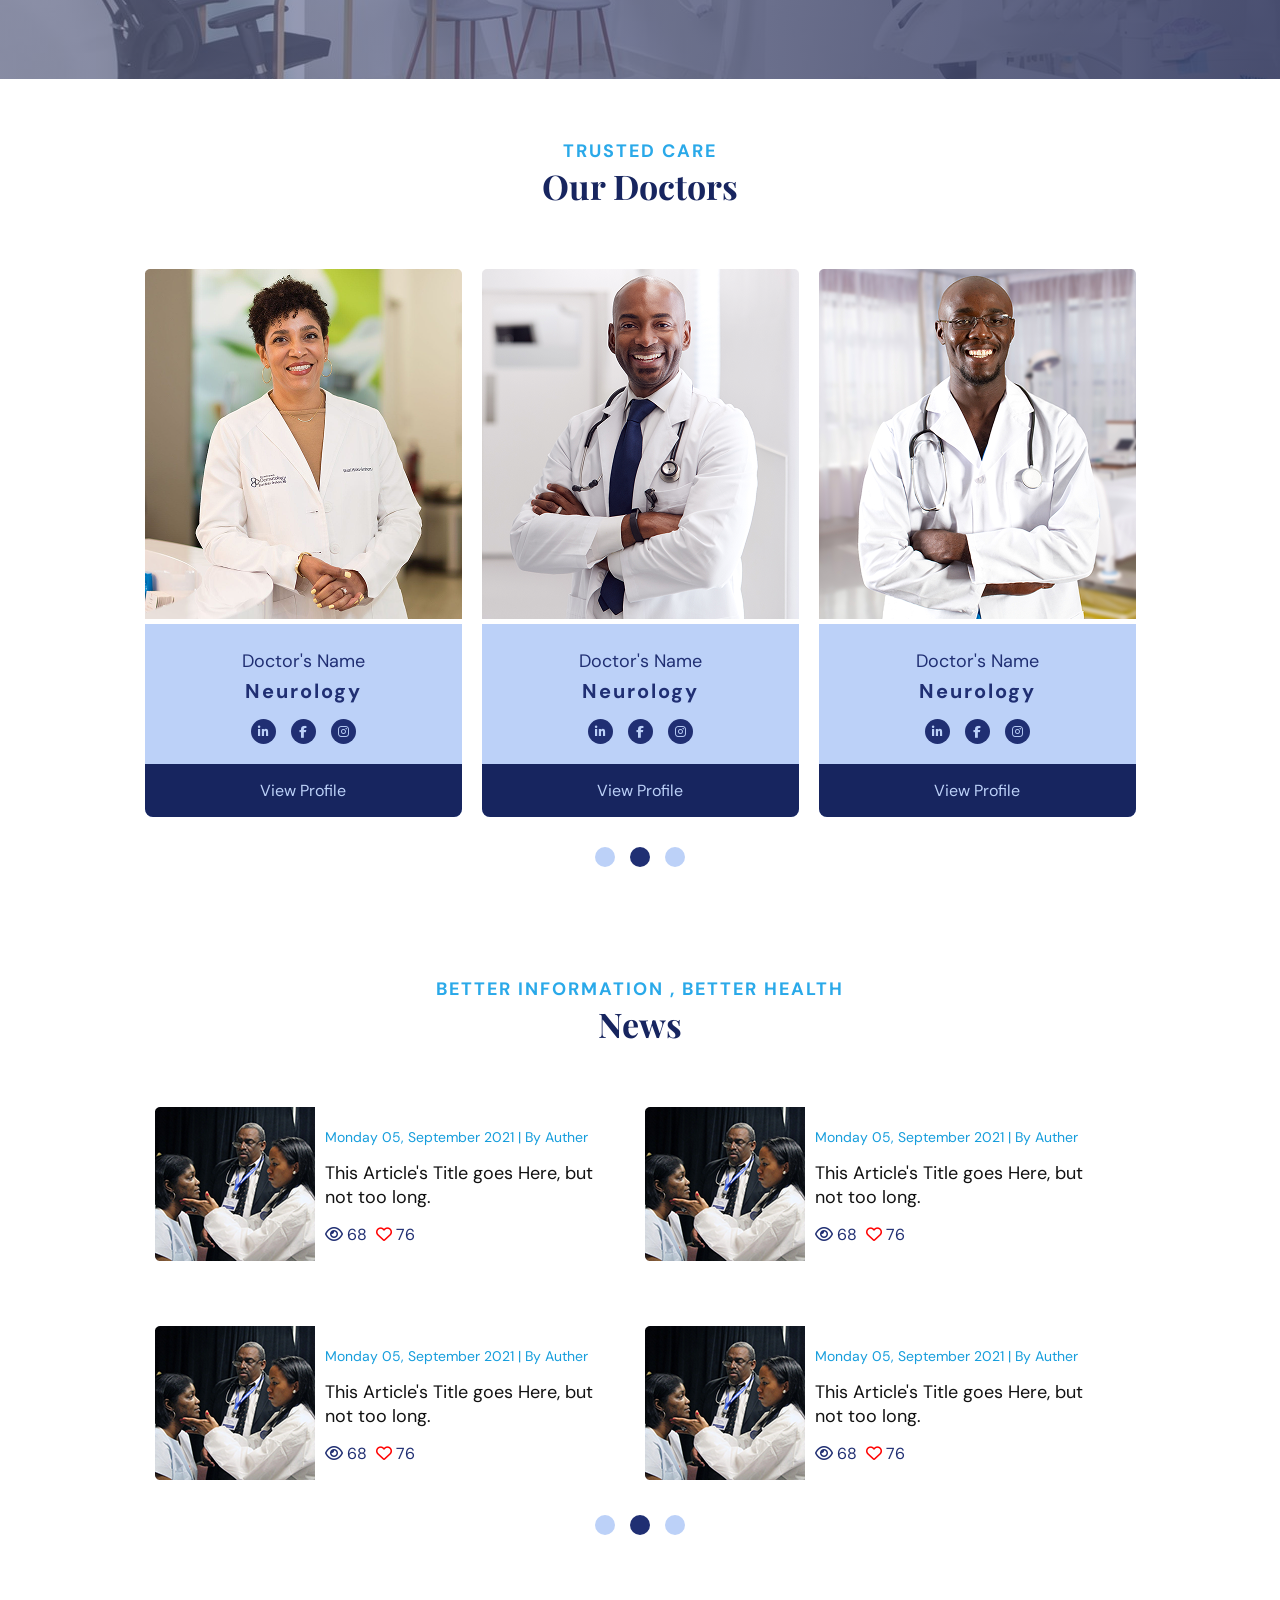
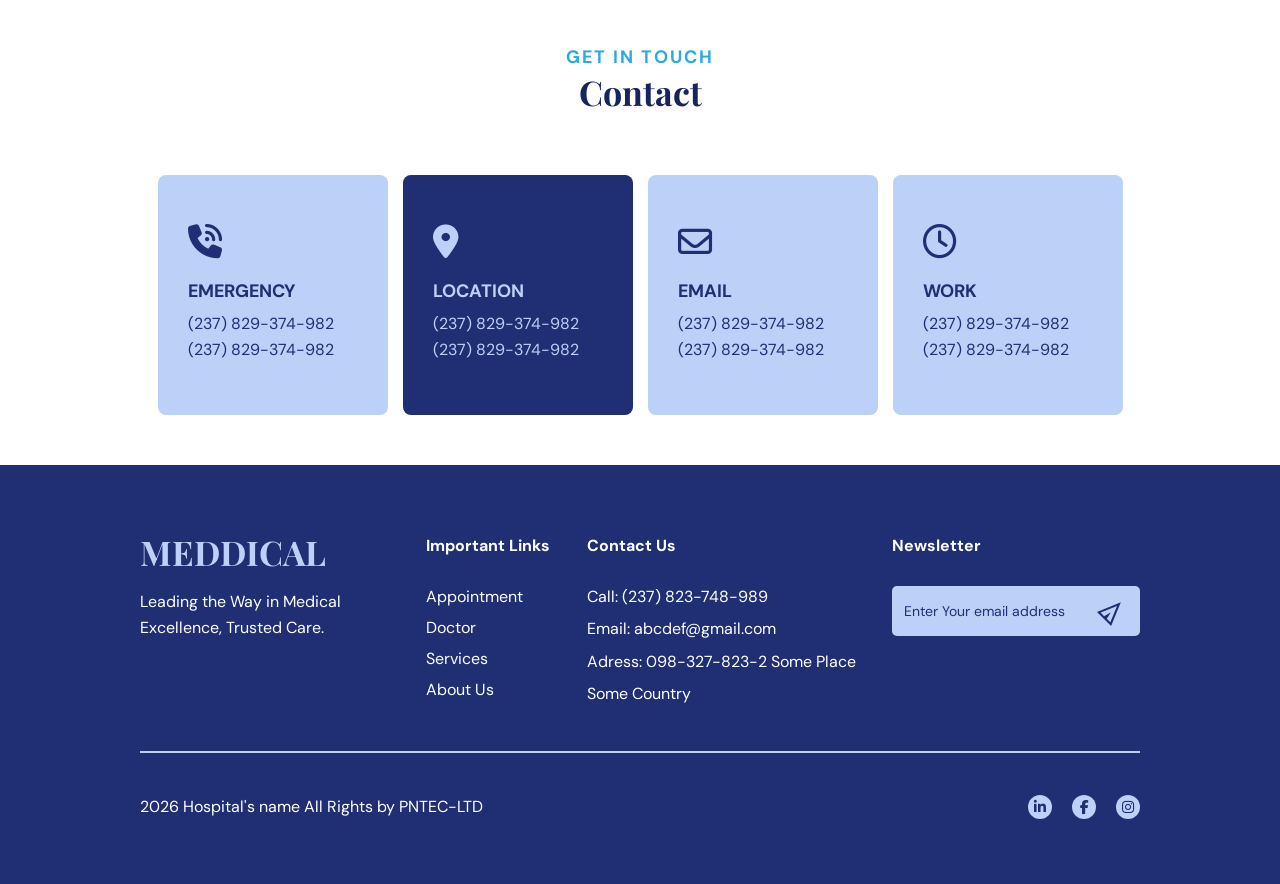
<file: About.html>
<!DOCTYPE html>
<html lang="en">

<head>
    <meta charset="UTF-8">
    <meta name="viewport" content="width=device-width, initial-scale=1.0">

    <title>Hospital Website</title>

    <!-- Font Awesome -->
    <link rel="stylesheet" href="https://cdnjs.cloudflare.com/ajax/libs/font-awesome/6.7.2/css/all.min.css">

    <!-- Google Font -->
    <link rel="preconnect" href="https://fonts.googleapis.com">
    <link rel="preconnect" href="https://fonts.gstatic.com" crossorigin>

    <link
        href="https://fonts.googleapis.com/css2?family=DM+Sans:wght@400;500;600;700&family=Playfair+Display:wght@600;700&display=swap"
        rel="stylesheet">

        <!-- Style Sheet -->
    <link rel="stylesheet" href="style.css">
</head>

<body>



    <!-- Top Header -->
     <div class="head-section">
    <header class="top-header">
        <div class="header-container">
            <div class="logo">

                <h1><a href="/index.html" class="logo">
                        MED<span>DICAL</span>
                    </a></h1>
            </div>
            <div class="emergency-box">
                <div class="info-box">
                    <div class="info-icon">
                        <i class="fa-solid fa-phone-volume"></i>
                    </div>

                    <div class="info-content">
                        <span>EMERGENCY</span>
                        <strong>(237) 681-812-255</strong>
                    </div>
                </div>
                <div class="info-box">

                    <div class="info-icon">
                        <i class="fa-regular fa-clock"></i>
                    </div>

                    <div class="info-content">
                        <span>WORK HOUR</span>
                        <strong>09:00 - 20:00 Everyday</strong>
                    </div>
                </div>
                <div class="info-box">

                    <div class="info-icon">
                        <i class="fa-solid fa-location-dot"></i>
                    </div>

                    <div class="info-content">
                        <span>LOCATION</span>
                        <strong>0123 Some Place</strong>
                    </div>

                </div>

            </div>
        </div>
    </header>

    <div class="navbar">
        <div class="navbar-container">
            <div class="nav-links">
                <a href="/index.html" >Home</a>
                <a href="/About.html" id="active">About Us</a>
                <a href="/Service.html">Services</a>
                <a href="/Doctors.html">Doctors</a>
                <a href="/News.html">News</a>
                <a href="/Contact.html">Contact</a>
            </div>
       
        <div class="nav-right">
            <button class="search-btn">
                    <i class="fa-solid fa-magnifying-glass"></i>
                </button>

                <a href="#" class="appointment-btn">
                    Appointment
                </a>
        </div>
         </div>
    </div>
    <div class="navbar2">
        <div class="navbar2-container">
            <div class="nav2-head">
            <div class="nav2-left">
                <h1><a href="#">
                        MED<span>DICAL</span>
                    </a></h1>
            </div>
       
        <div class="nav2-right">
            <button class="search-btn">
                    <i class="fa-solid fa-magnifying-glass"></i>
                </button>
            <button class="menu-toggle">
    <i class="fa-solid fa-bars"></i>
</button>

                
        </div>
        </div>
        <div class="side-menu">
        <div class="side-menu-links">
                <a href="/index.html">Home</a>
                <a href="/About.html">About Us</a>
                <a href="/Service.html">Services</a>
                <a href="/Doctors.html">Doctors</a>
                <a href="/News.html">News</a>
                <a href="/Contact.html">Contact</a>
        </div>
        <div class="side-menu-btn">
            <a href="" >Appointment</a>
        </div>
    </div>
         </div>
    </div>

    
</div>

  <section class="about">

            <!-- Decorative Circle -->
            <div class="hero-circle"></div>

<div class="about-container">
    <div class="about-content">
        <div class="about-heading">
            <p><a href="/index.html">Home</a><strong>/</strong><a href="/About.html">About Us</a></p>
        <h1>About Us</h1>
        </div>
    </div>


    
</div>

</section>

<section class="good-health">
    <div class="good-health-container">
        <div class="good-health-image">
            <img src="/Images/good-health.jpg" alt="">
        </div>
        <div class="good-health">
            <div class="good-health-center">
                <div class="good-health-heading">
                    <h4>WELCOME TO HOSPITAL NAME</h4>
                    <h2>Best Care For Your <br> Good Health</h2>
                </div>
                <div class="center-li">
                    <div class="li-left">
                    <div class="li-data">
                        <span></span>
                        <p>A Passion For Healing</p>
                    </div>
                    <div class="li-data">
                        <span></span>
                        <p>A Passion For Healing</p>
                    </div>
                    <div class="li-data">
                        <span></span>
                        <p>A Passion For Healing</p>
                    </div>
                    </div>
                    <div class="li-left">
                    <div class="li-data">
                        <span></span>
                        <p>A Passion For Healing</p>
                    </div>
                    <div class="li-data">
                        <span></span>
                        <p>A Passion For Healing</p>
                    </div>
                    <div class="li-data">
                        <span></span>
                        <p>A Passion For Healing</p>
                    </div>
                    </div>
                </div>
                <div class="center-para">
                    <p>Lorem ipsum dolor sit amet consectetur adipisicing elit. Eos delectus eum optio quis illo vero, aliquam commodi, eligendi voluptatum voluptatem assumendt. Impedit praesentium sint consequuntur.</p>
                    <p>Lorem ipsum dolor sit amet, consectetur adipisicing elit. Icusantium! Laboriosam aspernatur ad obcaecati quod ipsum. Est delectus, maiores id quasi eveniet provident 
                </div>
            </div>
        </div>
    </div>
</section>

<section class="comma-section">
    <div class="comma-container">
        <div class="comma-content">
            <div class="comma-image">
        <img src="/Images/Vector.svg" alt="">
        </div>
        <div class="comma-para">
            Lorem ipsum dolor sit amet consectetur adipisicing elit. Possimus repellat esse provident, nisi illum impedit, aliquam, ex maxime ipsa aspernatur perspiciatis deleniti sapiente. Voluptatem fugi Lorem ipsum dolor sit amet consectetur adipisicing elit. Explicabo, veritatis. at aperiam, mollitia corporis neque magnam.
        </div>
        <hr>
        <h4>John Doe</h4>
        <div class="slider-circle">
                <span></span><span></span><span></span>
            </div>
        </div>
    </div>
</section>

<section class="our-doctors">
        <div class="doctor-card-container">
            <div class="doctor-card-heading">
        <h3>TRUSTED CARE</h3>
        <h1>Our Doctors</h1>
            </div>
            <div class="doctor-cards">
                <div class="card-data">
                    <div class="card-image">
                        <img src="/Images/card2.png" alt="">
                    </div>
                    <div class="card-content">
                        <div class="card-heading">

                            <h4>Doctor's Name</h4>
                            <h3>Neurology</h3>
                        </div>
                        <div class="card-social">
                            <p><i class="fa-brands fa-linkedin-in"></i></p>
                            <p><i class="fa-brands fa-facebook-f"></i></p>
                            <p><i class="fa-brands fa-instagram"></i></p>
                        </div>
                        <div class="card-btn">
                            <a href="">View Profile</a>
                        </div>
                    </div>
                </div>
                <div class="card-data">
                    <div class="card-image">
                        <img src="/Images/card1.png" alt="">
                    </div>
                    <div class="card-content">
                        <div class="card-heading">

                            <h4>Doctor's Name</h4>
                            <h3>Neurology</h3>
                        </div>
                        <div class="card-social">
                            <p><i class="fa-brands fa-linkedin-in"></i></p>
                            <p><i class="fa-brands fa-facebook-f"></i></p>
                            <p><i class="fa-brands fa-instagram"></i></p>
                        </div>
                        <div class="card-btn">
                            <a href="">View Profile</a>
                        </div>
                    </div>
                </div>
                <div class="card-data">
                    <div class="card-image">
                        <img src="/Images/card3.png" alt="">
                    </div>
                    <div class="card-content">
                        <div class="card-heading">

                            <h4>Doctor's Name</h4>
                            <h3>Neurology</h3>
                        </div>
                        <div class="card-social">
                            <p><i class="fa-brands fa-linkedin-in"></i></p>
                            <p><i class="fa-brands fa-facebook-f"></i></p>
                            <p><i class="fa-brands fa-instagram"></i></p>
                        </div>
                        <div class="card-btn">
                            <a href="">View Profile</a>
                        </div>
                    </div>
                </div>
            </div>
            <div class="slider-circle">
                <span></span><span></span><span></span>
            </div>
        </div>
</section>

<section class="news">
    <div class="news-container">
        <div class="news-heading">
            <h3>BETTER INFORMATION , BETTER HEALTH</h3>
        <h1>News</h1>
        </div>
        <div class="news-cards">
            <div class="news-card-data">
                <div class="news-card-image">
                    <img src="/Images/news.png" alt="" >
                </div>
                <div class="news-card-content">
                <div class="news-card-heading">
                    <h4>Monday 05, September 2021 | By Auther</h4>
                </div>
                <div class="news-card-para">
                    <p>This Article's Title goes Here, but not too long.</p>
                </div>
                <div class="news-card-icons">
                    <p>
                        <span><i class="fa-regular fa-eye"></i>68</span>
                        <span><i class="fa-regular fa-heart text-red"></i>76</span>
                    </p>
                </div>
                </div>
            </div>
            <div class="news-card-data">
                <div class="news-card-image">
                    <img src="/Images/news.png" alt="">
                </div>
                <div class="news-card-content">
                <div class="news-card-heading">
                    <h4>Monday 05, September 2021 | By Auther</h4>
                </div>
                <div class="news-card-para">
                    <p>This Article's Title goes Here, but not too long.</p>
                </div>
                <div class="news-card-icons">
                    <p>
                        <span><i class="fa-regular fa-eye"></i>68</span>
                        <span><i class="fa-regular fa-heart text-red"></i>76</span>
                    </p>
                </div>
                </div>
            </div>
            <div class="news-card-data">
                <div class="news-card-image">
                    <img src="/Images/news.png" alt="">
                </div>
                <div class="news-card-content">
                <div class="news-card-heading">
                    <h4>Monday 05, September 2021 | By Auther</h4>
                </div>
                <div class="news-card-para">
                    <p>This Article's Title goes Here, but not too long.</p>
                </div>
                <div class="news-card-icons">
                    <p>
                        <span><i class="fa-regular fa-eye"></i>68</span>
                        <span><i class="fa-regular fa-heart text-red"></i>76</span>
                    </p>
                </div>
                </div>
            </div>
            <div class="news-card-data">
                <div class="news-card-image">
                    <img src="/Images/news.png" alt="">
                </div>
                <div class="news-card-content">
                <div class="news-card-heading">
                    <h4>Monday 05, September 2021 | By Auther</h4>
                </div>
                <div class="news-card-para">
                    <p>This Article's Title goes Here, but not too long.</p>
                </div>
                <div class="news-card-icons">
                    <p>
                        <span><i class="fa-regular fa-eye"></i>68</span>
                        <span><i class="fa-regular fa-heart text-red"></i>76</span>
                    </p>
                </div>
                </div>
            </div>
            
        </div>
        <div class="slider-circle">
                <span></span><span></span><span></span>
            </div>
    </div>
</section>

<section class="contact">
    <div class="contact-container">
        <div class="contact-heading">
        <h3>GET IN TOUCH</h3>
        <h1>Contact</h1>
            </div>
            <div class="contact-cards">
                <div class="contact-card-data">
                    <div class="contact-card-icon">
                        <i class="fa-solid fa-phone-volume"></i>
                    </div>
                    <div class="contact-card-heading">
                        <h2>EMERGENCY</h2>
                    </div>
                    <div class="contact-card-para">
                        <p>(237) 829-374-982</p>
                        <p>(237) 829-374-982</p>
                    </div>
                </div>
                <div class="contact-card-data">
                    <div class="contact-card-icon">
                        <i class="fa-solid fa-location-dot"></i>
                    </div>
                    <div class="contact-card-heading">
                        <h2>LOCATION</h2>
                    </div>
                    <div class="contact-card-para">
                        <p>(237) 829-374-982</p>
                        <p>(237) 829-374-982</p>
                    </div>
                </div>
                <div class="contact-card-data">
                    <div class="contact-card-icon">
                        <i class="fa-regular fa-envelope"></i>
                    </div>
                    <div class="contact-card-heading">
                        <h2>EMAIL</h2>
                    </div>
                    <div class="contact-card-para">
                        <p>(237) 829-374-982</p>
                        <p>(237) 829-374-982</p>
                    </div>
                </div>
                <div class="contact-card-data">
                    <div class="contact-card-icon">
                        <i class="fa-regular fa-clock"></i>
                    </div>
                    <div class="contact-card-heading">
                        <h2>WORK</h2>
                    </div>
                    <div class="contact-card-para">
                        <p>(237) 829-374-982</p>
                        <p>(237) 829-374-982</p>
                    </div>
                </div>
            </div>
    </div>
</section>

<footer>
    <div class="footer-container">
        <div class="ft-head">
            <div class="ft-logo">
        <div class="ft-logo-heading">
            <h1>MEDDICAL</h1>
        </div>
        <div class="ft-logo-para">
                <p>Leading the Way in Medical Excellence, Trusted Care.</p>
        </div>
        </div>
        <div class="ft-links">
            <div class="ft-link-heading">
                <h3>Important Links</h3>
            </div>
            <div class="ft-link-para">
                <a href="">Appointment</a>
                <a href="">Doctor</a>
                <a href="">Services</a>
                <a href="">About Us</a>
            </div>
        </div>
        <div class="ft-contact">
            <div class="ft-contact-heading">
                <h3>Contact Us</h3>
            </div>
            <div class="ft-contact-para">
                <p>Call: (237) 823-748-989</p>
                <p>Email: abcdef@gmail.com</p>
                <p>Adress: 098-327-823-2 Some Place</p>
                <p>Some Country</p>
            </div>
        </div>
        <div class="ft-news">
            <div class="ft-news-heading">
                <h3>Newsletter</h3>
            </div>
            <div class="ft-news-para">
                <div class="ft-input">
                <input type="text" placeholder="Enter Your email address">
                <span><svg xmlns="http://www.w3.org/2000/svg" height="40px" viewBox="0 -960 960 960" width="40px" fill="#1f1f1f"><path d="M120-160v-640l760 320-760 320Zm66.67-102 520.66-218-520.66-220v158.67L428-480l-241.33 60v158Zm0 0v-438 438Z"/></svg></span>
                </div>
            </div>
        </div>
        </div>
        <hr>
        <div class="ft-bottom">
            <div class="ft-bottom-para">
                <p>2026 Hospital's name All Rights by PNTEC-LTD</p>
            </div>
            <div class="ft-bottom-social">
                <p><i class="fa-brands fa-linkedin-in"></i></p>
                <p><i class="fa-brands fa-facebook-f"></i></p>
                <p><i class="fa-brands fa-instagram"></i></p>
            </div>
        </div>
    </div>
</footer>

<script src="/script.js"></script>
</body>

</html>
</file>
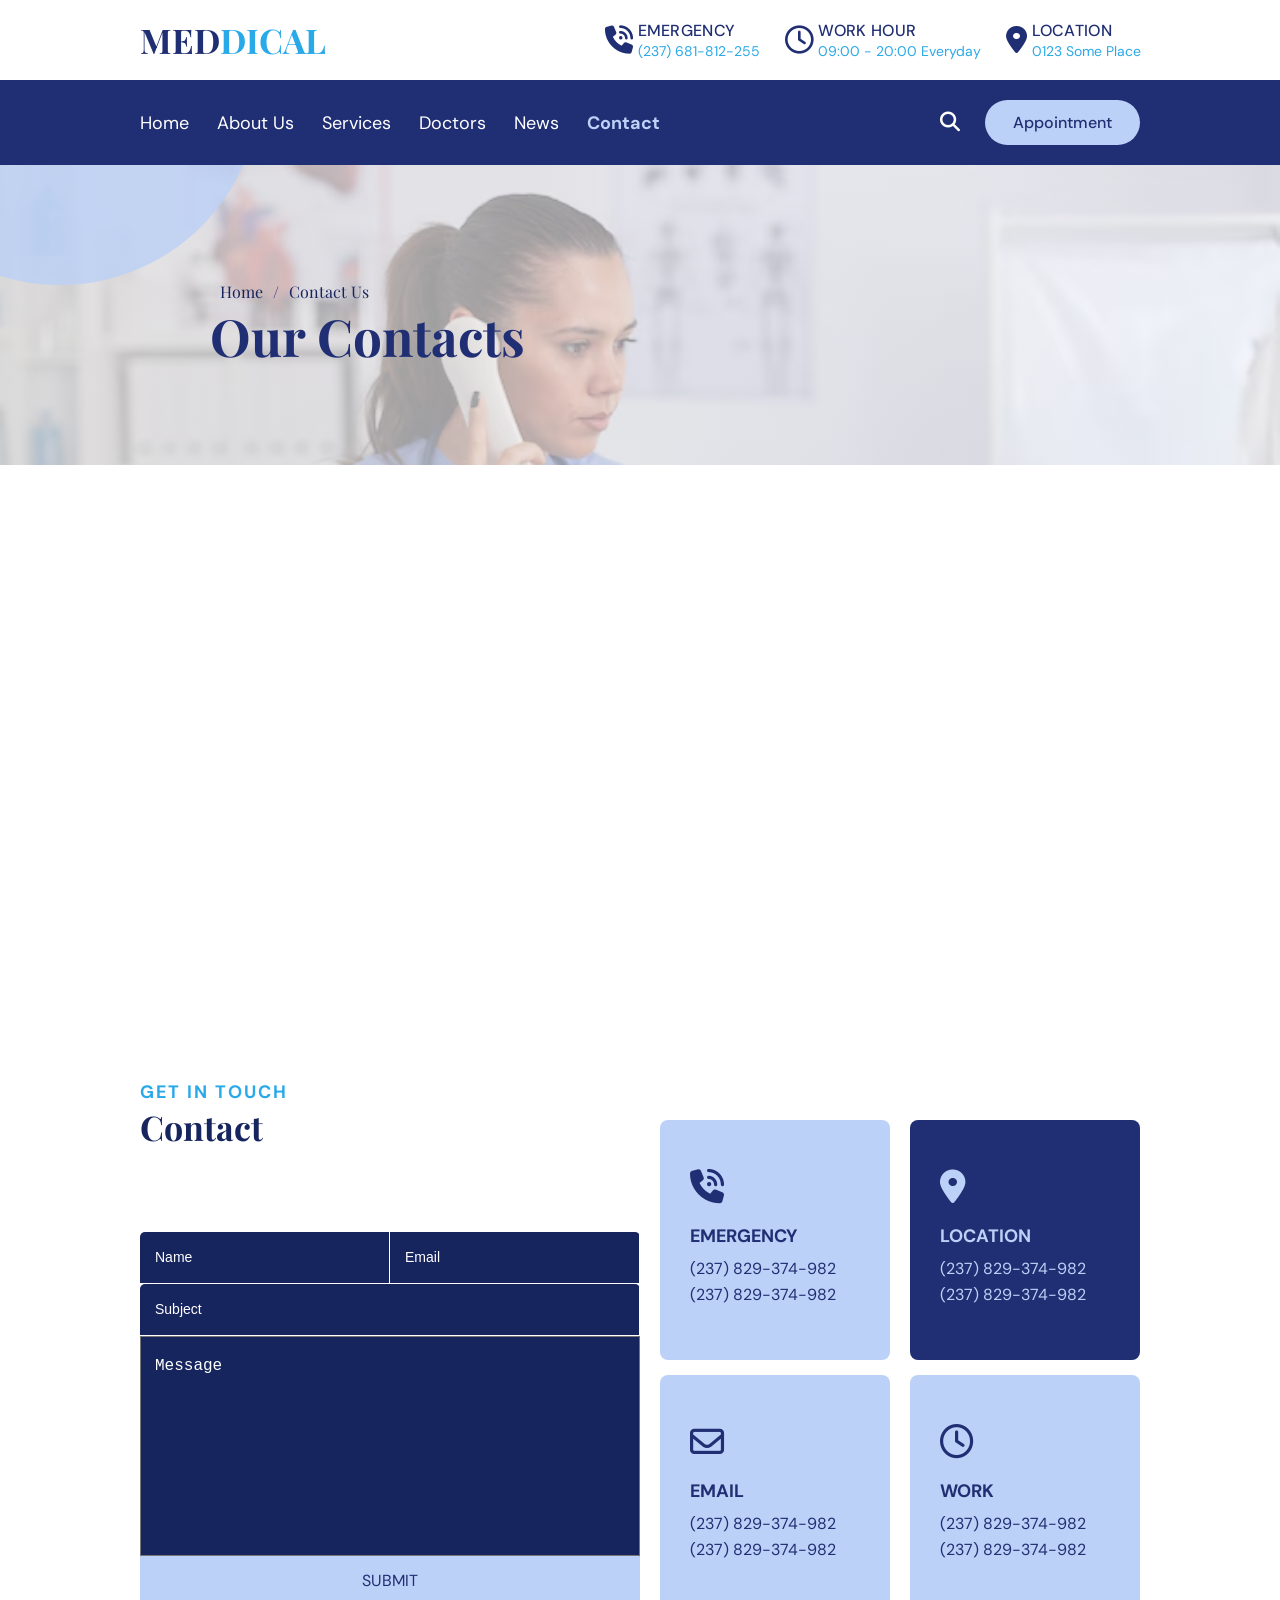
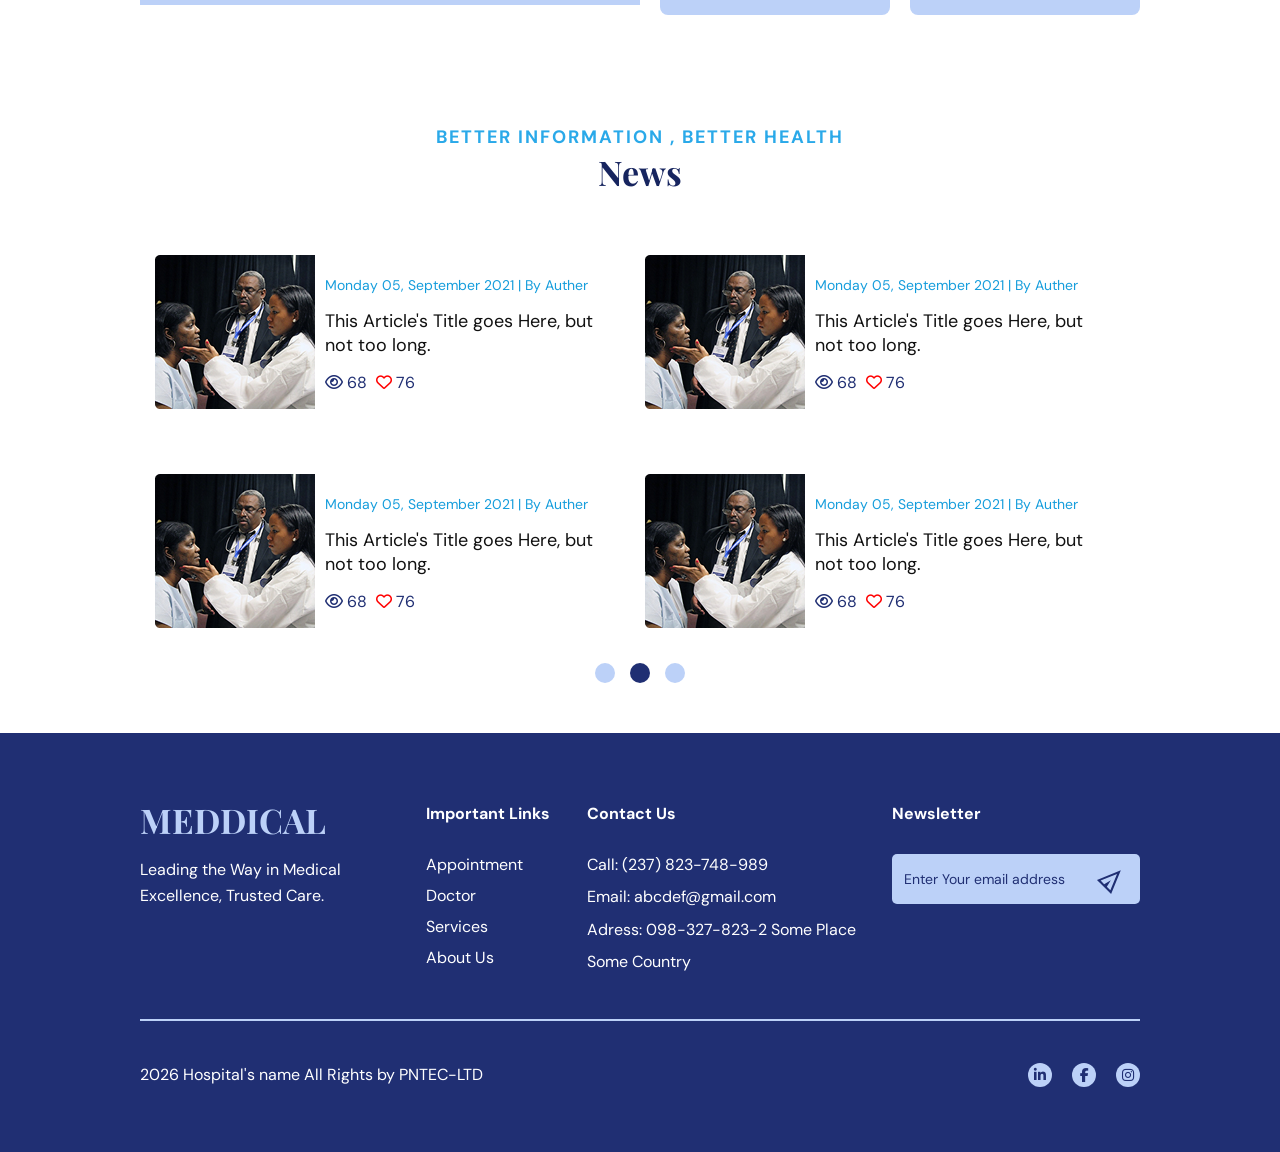
<file: Contact.html>
<!DOCTYPE html>
<html lang="en">

<head>
    <meta charset="UTF-8">
    <meta name="viewport" content="width=device-width, initial-scale=1.0">

    <title>Hospital Website</title>

    <!-- Font Awesome -->
    <link rel="stylesheet" href="https://cdnjs.cloudflare.com/ajax/libs/font-awesome/6.7.2/css/all.min.css">

    <!-- Google Font -->
    <link rel="preconnect" href="https://fonts.googleapis.com">
    <link rel="preconnect" href="https://fonts.gstatic.com" crossorigin>

    <link
        href="https://fonts.googleapis.com/css2?family=DM+Sans:wght@400;500;600;700&family=Playfair+Display:wght@600;700&display=swap"
        rel="stylesheet">

        <!-- Style Sheet -->
    <link rel="stylesheet" href="style.css">
</head>

<body>



    <!-- Top Header -->
     <div class="head-section">
    <header class="top-header">
        <div class="header-container">
            <div class="logo">

                <h1><a href="/index.html" class="logo">
                        MED<span>DICAL</span>
                    </a></h1>
            </div>
            <div class="emergency-box">
                <div class="info-box">
                    <div class="info-icon">
                        <i class="fa-solid fa-phone-volume"></i>
                    </div>

                    <div class="info-content">
                        <span>EMERGENCY</span>
                        <strong>(237) 681-812-255</strong>
                    </div>
                </div>
                <div class="info-box">

                    <div class="info-icon">
                        <i class="fa-regular fa-clock"></i>
                    </div>

                    <div class="info-content">
                        <span>WORK HOUR</span>
                        <strong>09:00 - 20:00 Everyday</strong>
                    </div>
                </div>
                <div class="info-box">

                    <div class="info-icon">
                        <i class="fa-solid fa-location-dot"></i>
                    </div>

                    <div class="info-content">
                        <span>LOCATION</span>
                        <strong>0123 Some Place</strong>
                    </div>

                </div>

            </div>
        </div>
    </header>

    <div class="navbar">
        <div class="navbar-container">
            <div class="nav-links">
                <a href="/index.html" >Home</a>
                <a href="/About.html">About Us</a>
                <a href="/Service.html">Services</a>
                <a href="/Doctors.html">Doctors</a>
                <a href="/News.html">News</a>
                <a href="/Contact.html" id="active">Contact</a>
            </div>
       
        <div class="nav-right">
            <button class="search-btn">
                    <i class="fa-solid fa-magnifying-glass"></i>
                </button>

                <a href="#" class="appointment-btn">
                    Appointment
                </a>
        </div>
         </div>
    </div>
    <div class="navbar2">
        <div class="navbar2-container">
            <div class="nav2-head">
            <div class="nav2-left">
                <h1><a href="#">
                        MED<span>DICAL</span>
                    </a></h1>
            </div>
       
        <div class="nav2-right">
            <button class="search-btn">
                    <i class="fa-solid fa-magnifying-glass"></i>
                </button>
            <button class="menu-toggle">
    <i class="fa-solid fa-bars"></i>
</button>

                
        </div>
        </div>
        <div class="side-menu">
        <div class="side-menu-links">
                <a href="/index.html">Home</a>
                <a href="/About.html">About Us</a>
                <a href="/Service.html">Services</a>
                <a href="/Doctors.html">Doctors</a>
                <a href="/News.html">News</a>
                <a href="/Contact.html">Contact</a>
        </div>
        <div class="side-menu-btn">
            <a href="" >Appointment</a>
        </div>
    </div>
         </div>
    </div>

    
</div>

  <section class="contact-file">

            <!-- Decorative Circle -->
            <div class="hero-circle"></div>

<div class="about-container">
    <div class="about-content">
        <div class="about-heading">
            <p><a href="/index.html">Home</a><strong>/</strong><a href="/Contact.html">Contact Us</a></p>
        <h1>Our Contacts</h1>
        </div>
    </div>


    
</div>

</section>

<section class="map-image">
    <div class="map-image-container">
        <iframe src="https://www.google.com/maps/embed?pb=!1m16!1m12!1m3!1d57608.74675770561!2d68.954020939003!3d25.520161149112432!2m3!1f0!2f0!3f0!3m2!1i1024!2i768!4f13.1!2m1!1sM%C4%ABrpur%20Kh%C4%81s%20new%20town%20!5e0!3m2!1sen!2s!4v1787080288830!5m2!1sen!2s" width="600" height="450" style="border:0;" allowfullscreen="" loading="lazy" referrerpolicy="strict-origin-when-cross-origin"></iframe>
    </div>
</section>

<section class="contact-form">
    <div class="contact-form-container">
        <div class="form-side">
            <div class="contact-form-heading">
          <h3>GET IN TOUCH</h3>
          <h1>Contact</h1>
            </div>
            <div class="contact-side-form">
                <div class="side-form-data">
            <input type="text" placeholder="Name" />
            <input type="text" placeholder="Email" />
          </div>
                <div class="side-form-data-s">
            <input type="text" placeholder="Subject" />
          </div>
          <div class="side-form-message">
            <textarea placeholder="Message"></textarea>
          </div>
          <div class="submit-btn">
            <a href="">SUBMIT</a>
          </div>
            </div>

        </div>
         <div class="card-side">
        <div class="contact-cards">
          <div class="contact-card-data">
            <div class="contact-card-icon">
              <i class="fa-solid fa-phone-volume"></i>
            </div>
            <div class="contact-card-heading">
              <h2>EMERGENCY</h2>
            </div>
            <div class="contact-card-para">
              <p>(237) 829-374-982</p>
              <p>(237) 829-374-982</p>
            </div>
          </div>
          <div class="contact-card-data">
            <div class="contact-card-icon">
              <i class="fa-solid fa-location-dot"></i>
            </div>
            <div class="contact-card-heading">
              <h2>LOCATION</h2>
            </div>
            <div class="contact-card-para">
              <p>(237) 829-374-982</p>
              <p>(237) 829-374-982</p>
            </div>
          </div>
          <div class="contact-card-data">
            <div class="contact-card-icon">
              <i class="fa-regular fa-envelope"></i>
            </div>
            <div class="contact-card-heading">
              <h2>EMAIL</h2>
            </div>
            <div class="contact-card-para">
              <p>(237) 829-374-982</p>
              <p>(237) 829-374-982</p>
            </div>
          </div>
          <div class="contact-card-data">
            <div class="contact-card-icon">
              <i class="fa-regular fa-clock"></i>
            </div>
            <div class="contact-card-heading">
              <h2>WORK</h2>
            </div>
            <div class="contact-card-para">
              <p>(237) 829-374-982</p>
              <p>(237) 829-374-982</p>
            </div>
          </div>
      </div>
        </div>
   
    </div>
    
</section>

<section class="news">
    <div class="news-container">
        <div class="news-heading">
            <h3>BETTER INFORMATION , BETTER HEALTH</h3>
        <h1>News</h1>
        </div>
        <div class="news-cards">
            <div class="news-card-data">
                <div class="news-card-image">
                    <img src="/Images/news.png" alt="" >
                </div>
                <div class="news-card-content">
                <div class="news-card-heading">
                    <h4>Monday 05, September 2021 | By Auther</h4>
                </div>
                <div class="news-card-para">
                    <p>This Article's Title goes Here, but not too long.</p>
                </div>
                <div class="news-card-icons">
                    <p>
                        <span><i class="fa-regular fa-eye"></i>68</span>
                        <span><i class="fa-regular fa-heart text-red"></i>76</span>
                    </p>
                </div>
                </div>
            </div>
            <div class="news-card-data">
                <div class="news-card-image">
                    <img src="/Images/news.png" alt="">
                </div>
                <div class="news-card-content">
                <div class="news-card-heading">
                    <h4>Monday 05, September 2021 | By Auther</h4>
                </div>
                <div class="news-card-para">
                    <p>This Article's Title goes Here, but not too long.</p>
                </div>
                <div class="news-card-icons">
                    <p>
                        <span><i class="fa-regular fa-eye"></i>68</span>
                        <span><i class="fa-regular fa-heart text-red"></i>76</span>
                    </p>
                </div>
                </div>
            </div>
            <div class="news-card-data">
                <div class="news-card-image">
                    <img src="/Images/news.png" alt="">
                </div>
                <div class="news-card-content">
                <div class="news-card-heading">
                    <h4>Monday 05, September 2021 | By Auther</h4>
                </div>
                <div class="news-card-para">
                    <p>This Article's Title goes Here, but not too long.</p>
                </div>
                <div class="news-card-icons">
                    <p>
                        <span><i class="fa-regular fa-eye"></i>68</span>
                        <span><i class="fa-regular fa-heart text-red"></i>76</span>
                    </p>
                </div>
                </div>
            </div>
            <div class="news-card-data">
                <div class="news-card-image">
                    <img src="/Images/news.png" alt="">
                </div>
                <div class="news-card-content">
                <div class="news-card-heading">
                    <h4>Monday 05, September 2021 | By Auther</h4>
                </div>
                <div class="news-card-para">
                    <p>This Article's Title goes Here, but not too long.</p>
                </div>
                <div class="news-card-icons">
                    <p>
                        <span><i class="fa-regular fa-eye"></i>68</span>
                        <span><i class="fa-regular fa-heart text-red"></i>76</span>
                    </p>
                </div>
                </div>
            </div>
            
        </div>
        <div class="slider-circle">
                <span></span><span></span><span></span>
            </div>
    </div>
</section>



<footer>
    <div class="footer-container">
        <div class="ft-head">
            <div class="ft-logo">
        <div class="ft-logo-heading">
            <h1>MEDDICAL</h1>
        </div>
        <div class="ft-logo-para">
                <p>Leading the Way in Medical Excellence, Trusted Care.</p>
        </div>
        </div>
        <div class="ft-links">
            <div class="ft-link-heading">
                <h3>Important Links</h3>
            </div>
            <div class="ft-link-para">
                <a href="">Appointment</a>
                <a href="">Doctor</a>
                <a href="">Services</a>
                <a href="">About Us</a>
            </div>
        </div>
        <div class="ft-contact">
            <div class="ft-contact-heading">
                <h3>Contact Us</h3>
            </div>
            <div class="ft-contact-para">
                <p>Call: (237) 823-748-989</p>
                <p>Email: abcdef@gmail.com</p>
                <p>Adress: 098-327-823-2 Some Place</p>
                <p>Some Country</p>
            </div>
        </div>
        <div class="ft-news">
            <div class="ft-news-heading">
                <h3>Newsletter</h3>
            </div>
            <div class="ft-news-para">
                <div class="ft-input">
                <input type="text" placeholder="Enter Your email address">
                <span><svg xmlns="http://www.w3.org/2000/svg" height="40px" viewBox="0 -960 960 960" width="40px" fill="#1f1f1f"><path d="M120-160v-640l760 320-760 320Zm66.67-102 520.66-218-520.66-220v158.67L428-480l-241.33 60v158Zm0 0v-438 438Z"/></svg></span>
                </div>
            </div>
        </div>
        </div>
        <hr>
        <div class="ft-bottom">
            <div class="ft-bottom-para">
                <p>2026 Hospital's name All Rights by PNTEC-LTD</p>
            </div>
            <div class="ft-bottom-social">
                <p><i class="fa-brands fa-linkedin-in"></i></p>
                <p><i class="fa-brands fa-facebook-f"></i></p>
                <p><i class="fa-brands fa-instagram"></i></p>
            </div>
        </div>
    </div>
</footer>

<script src="/script.js"></script>
</body>

</html>
</file>
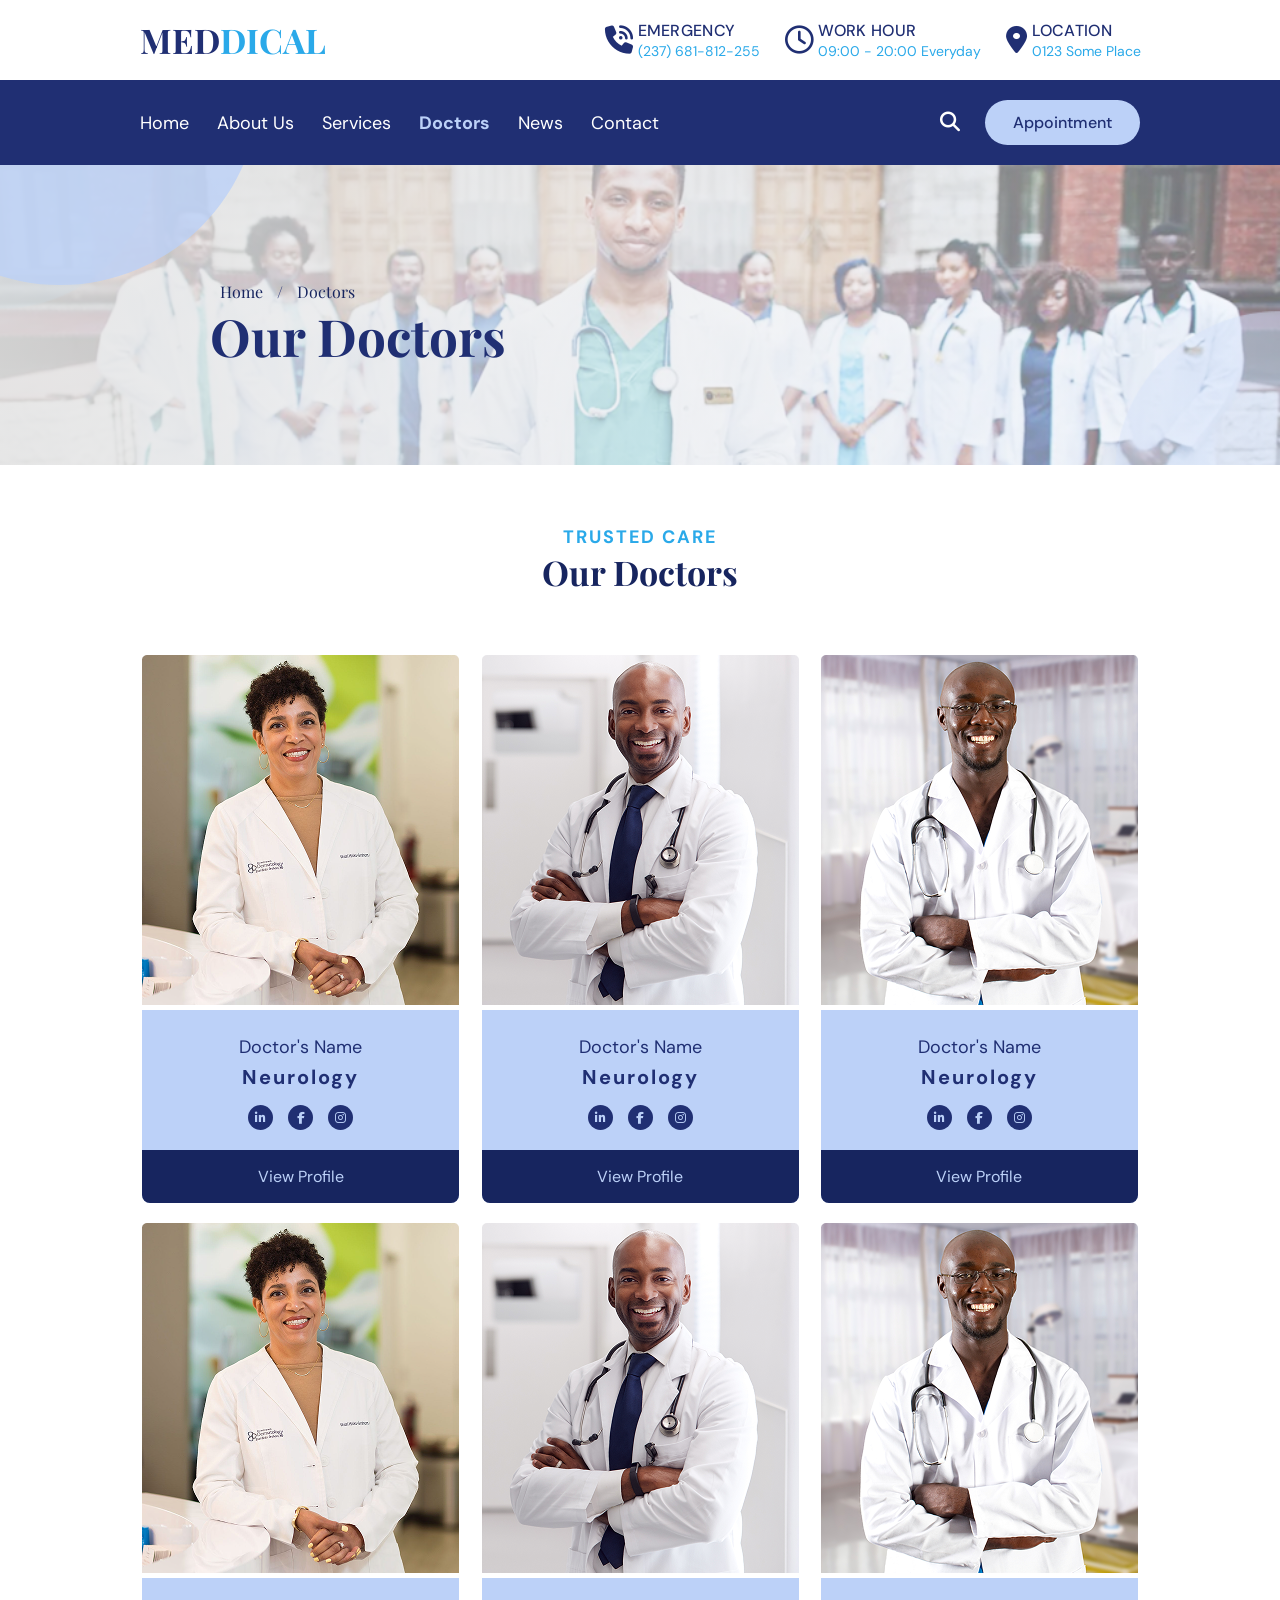
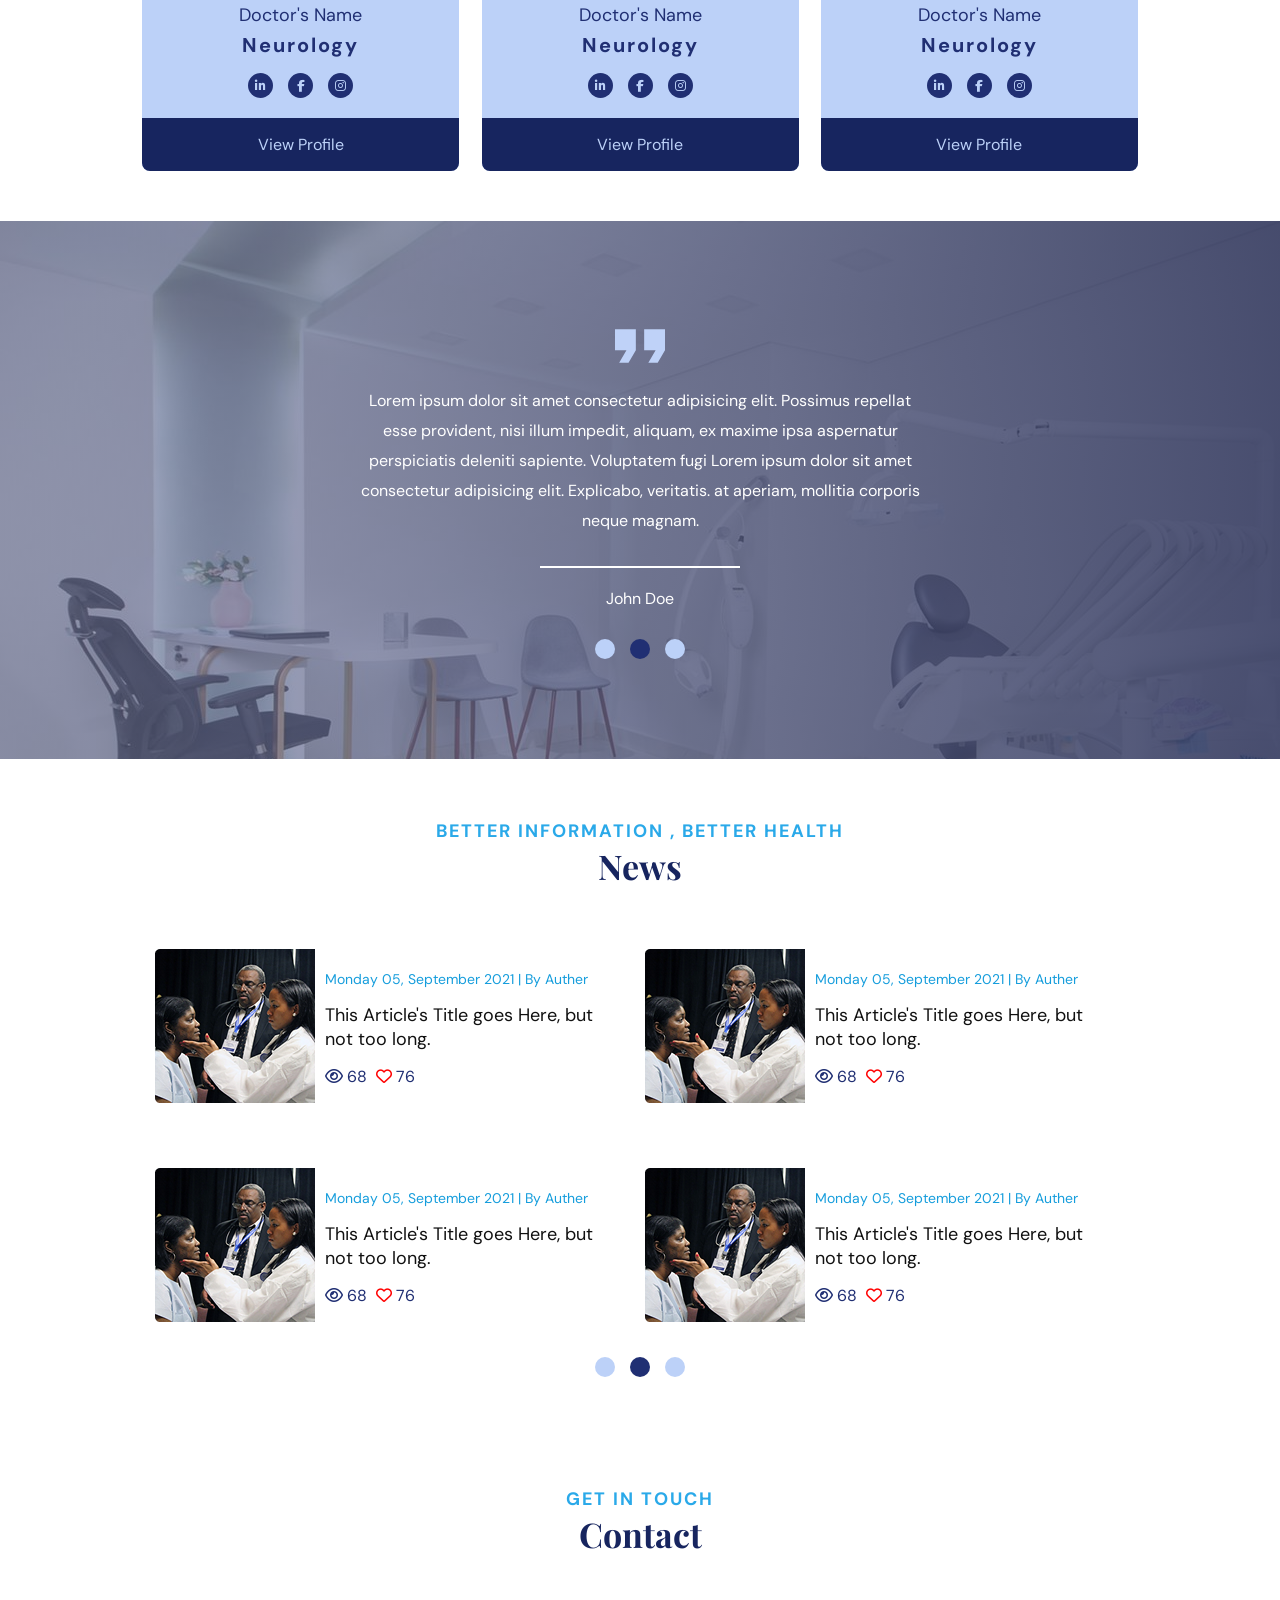
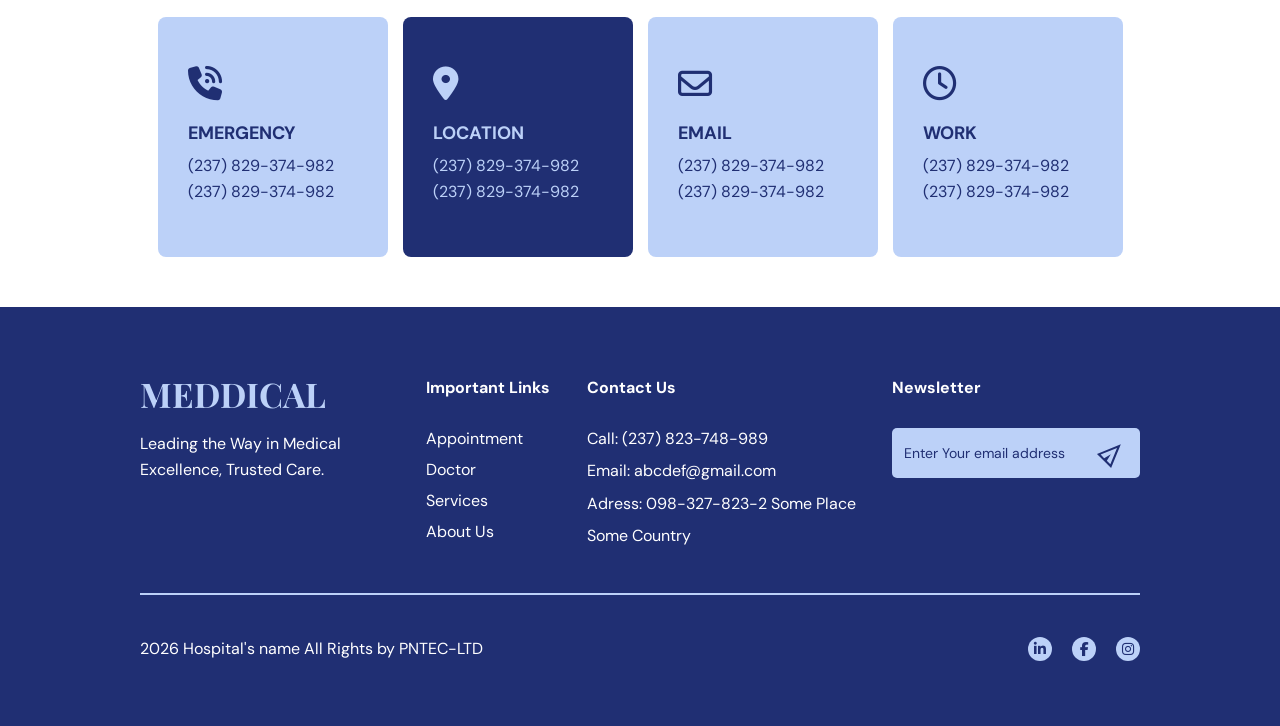
<file: Doctors.html>
<!DOCTYPE html>
<html lang="en">
  <head>
    <meta charset="UTF-8">
    <meta name="viewport" content="width=device-width, initial-scale=1.0">
    <title>Hospital Website</title>
    <!-- Font Awesome -->
    <link rel="stylesheet" href="https://cdnjs.cloudflare.com/ajax/libs/font-awesome/6.7.2/css/all.min.css">
    <!-- Google Font -->
    <link rel="preconnect" href="https://fonts.googleapis.com">
    <link rel="preconnect" href="https://fonts.gstatic.com" crossorigin>
    <link href="https://fonts.googleapis.com/css2?family=DM+Sans:wght@400;500;600;700&family=Playfair+Display:wght@600;700&display=swap" rel="stylesheet">
    <!-- Style Sheet -->
    <link rel="stylesheet" href="style.css">
  </head>
  <body>
    <!-- Top Header -->
    <div class="head-section">
      <header class="top-header">
        <div class="header-container">
          <div class="logo">
            <h1>
              <a href="/index.html" class="logo">MED<span>DICAL</span>
              </a>
            </h1>
          </div>
          <div class="emergency-box">
            <div class="info-box">
              <div class="info-icon">
                <i class="fa-solid fa-phone-volume"></i>
              </div>
              <div class="info-content">
                <span>EMERGENCY</span>
                <strong>(237) 681-812-255</strong>
              </div>
            </div>
            <div class="info-box">
              <div class="info-icon">
                <i class="fa-regular fa-clock"></i>
              </div>
              <div class="info-content">
                <span>WORK HOUR</span>
                <strong>09:00 - 20:00 Everyday</strong>
              </div>
            </div>
            <div class="info-box">
              <div class="info-icon">
                <i class="fa-solid fa-location-dot"></i>
              </div>
              <div class="info-content">
                <span>LOCATION</span>
                <strong>0123 Some Place</strong>
              </div>
            </div>
          </div>
        </div>
      </header>
      <div class="navbar">
        <div class="navbar-container">
          <div class="nav-links">
            <a href="/index.html" >Home</a>
            <a href="/About.html">About Us</a>
            <a href="/Service.html">Services</a>
            <a href="/Doctors.html" id="active">Doctors</a>
            <a href="/News.html">News</a>
            <a href="/Contact.html">Contact</a>
          </div>
          <div class="nav-right">
            <button class="search-btn">
              <i class="fa-solid fa-magnifying-glass"></i>
            </button>
            <a href="#" class="appointment-btn"> Appointment </a>
          </div>
        </div>
      </div>
      <div class="navbar2">
        <div class="navbar2-container">
          <div class="nav2-head">
            <div class="nav2-left">
              <h1>
                <a href="#"> MED <span>DICAL</span>
                </a>
              </h1>
            </div>
            <div class="nav2-right">
              <button class="search-btn">
                <i class="fa-solid fa-magnifying-glass"></i>
              </button>
              <button class="menu-toggle">
                <i class="fa-solid fa-bars"></i>
              </button>
            </div>
          </div>
          <div class="side-menu">
            <div class="side-menu-links">
              <a href="/index.html">Home</a>
              <a href="/About.html">About Us</a>
              <a href="/Service.html">Services</a>
              <a href="/Doctors.html">Doctors</a>
              <a href="/News.html">News</a>
              <a href="/Contact.html">Contact</a>
            </div>
            <div class="side-menu-btn">
              <a href="">Appointment</a>
            </div>
          </div>
        </div>
      </div>
    </div>
    <section class="about">
      <!-- Decorative Circle -->
      <div class="hero-circle"></div>
      <div class="about-container">
        <div class="about-content">
          <div class="about-heading">
            <p>
              <a href="/index.html">Home</a>
              <strong>/</strong>
              <a href="/Doctors.html">Doctors</a>
            </p>
            <h1>Our Doctors</h1>
          </div>
        </div>
      </div>
    </section>
    <section class="our-doctors">
      <div class="doctor-section-container">
        <div class="doctor-card-heading">
          <h3>TRUSTED CARE</h3>
          <h1>Our Doctors</h1>
        </div>
        <div class="doctor-section-cards">
          <div class="card-data">
            <div class="card-image">
              <img src="/Images/card2.png" alt="">
            </div>
            <div class="card-content">
              <div class="card-heading">
                <h4>Doctor's Name</h4>
                <h3>Neurology</h3>
              </div>
              <div class="card-social">
                <p>
                  <i class="fa-brands fa-linkedin-in"></i>
                </p>
                <p>
                  <i class="fa-brands fa-facebook-f"></i>
                </p>
                <p>
                  <i class="fa-brands fa-instagram"></i>
                </p>
              </div>
              <div class="card-btn">
                <a href="">View Profile</a>
              </div>
            </div>
          </div>
          <div class="card-data">
            <div class="card-image">
              <img src="/Images/card1.png" alt="">
            </div>
            <div class="card-content">
              <div class="card-heading">
                <h4>Doctor's Name</h4>
                <h3>Neurology</h3>
              </div>
              <div class="card-social">
                <p>
                  <i class="fa-brands fa-linkedin-in"></i>
                </p>
                <p>
                  <i class="fa-brands fa-facebook-f"></i>
                </p>
                <p>
                  <i class="fa-brands fa-instagram"></i>
                </p>
              </div>
              <div class="card-btn">
                <a href="">View Profile</a>
              </div>
            </div>
          </div>
          <div class="card-data">
            <div class="card-image">
              <img src="/Images/card3.png" alt="">
            </div>
            <div class="card-content">
              <div class="card-heading">
                <h4>Doctor's Name</h4>
                <h3>Neurology</h3>
              </div>
              <div class="card-social">
                <p>
                  <i class="fa-brands fa-linkedin-in"></i>
                </p>
                <p>
                  <i class="fa-brands fa-facebook-f"></i>
                </p>
                <p>
                  <i class="fa-brands fa-instagram"></i>
                </p>
              </div>
              <div class="card-btn">
                <a href="">View Profile</a>
              </div>
            </div>
          </div>
          <div class="card-data">
            <div class="card-image">
              <img src="/Images/card2.png" alt="">
            </div>
            <div class="card-content">
              <div class="card-heading">
                <h4>Doctor's Name</h4>
                <h3>Neurology</h3>
              </div>
              <div class="card-social">
                <p>
                  <i class="fa-brands fa-linkedin-in"></i>
                </p>
                <p>
                  <i class="fa-brands fa-facebook-f"></i>
                </p>
                <p>
                  <i class="fa-brands fa-instagram"></i>
                </p>
              </div>
              <div class="card-btn">
                <a href="">View Profile</a>
              </div>
            </div>
          </div>
          <div class="card-data">
            <div class="card-image">
              <img src="/Images/card1.png" alt="">
            </div>
            <div class="card-content">
              <div class="card-heading">
                <h4>Doctor's Name</h4>
                <h3>Neurology</h3>
              </div>
              <div class="card-social">
                <p>
                  <i class="fa-brands fa-linkedin-in"></i>
                </p>
                <p>
                  <i class="fa-brands fa-facebook-f"></i>
                </p>
                <p>
                  <i class="fa-brands fa-instagram"></i>
                </p>
              </div>
              <div class="card-btn">
                <a href="">View Profile</a>
              </div>
            </div>
          </div>
          <div class="card-data">
            <div class="card-image">
              <img src="/Images/card3.png" alt="">
            </div>
            <div class="card-content">
              <div class="card-heading">
                <h4>Doctor's Name</h4>
                <h3>Neurology</h3>
              </div>
              <div class="card-social">
                <p>
                  <i class="fa-brands fa-linkedin-in"></i>
                </p>
                <p>
                  <i class="fa-brands fa-facebook-f"></i>
                </p>
                <p>
                  <i class="fa-brands fa-instagram"></i>
                </p>
              </div>
              <div class="card-btn">
                <a href="">View Profile</a>
              </div>
            </div>
          </div>
        </div>
      </div>
    </section>
    <section class="comma-section">
      <div class="comma-container">
        <div class="comma-content">
          <div class="comma-image">
            <img src="/Images/Vector.svg" alt="">
          </div>
          <div class="comma-para"> Lorem ipsum dolor sit amet consectetur adipisicing elit. Possimus repellat esse provident, nisi illum impedit, aliquam, ex maxime ipsa aspernatur perspiciatis deleniti sapiente. Voluptatem fugi Lorem ipsum dolor sit amet consectetur adipisicing elit. Explicabo, veritatis. at aperiam, mollitia corporis neque magnam. </div>
          <hr>
          <h4>John Doe</h4>
          <div class="slider-circle">
            <span></span>
            <span></span>
            <span></span>
          </div>
        </div>
      </div>
    </section>

    <section class="news">
      <div class="news-container">
        <div class="news-heading">
          <h3>BETTER INFORMATION , BETTER HEALTH</h3>
          <h1>News</h1>
        </div>
        <div class="news-cards">
          <div class="news-card-data">
            <div class="news-card-image">
              <img src="/Images/news.png" alt="">
            </div>
            <div class="news-card-content">
              <div class="news-card-heading">
                <h4>Monday 05, September 2021 | By Auther</h4>
              </div>
              <div class="news-card-para">
                <p>This Article's Title goes Here, but not too long.</p>
              </div>
              <div class="news-card-icons">
                <p>
                  <span>
                    <i class="fa-regular fa-eye"></i>68 </span>
                  <span>
                    <i class="fa-regular fa-heart text-red"></i>76 </span>
                </p>
              </div>
            </div>
          </div>
          <div class="news-card-data">
            <div class="news-card-image">
              <img src="/Images/news.png" alt="">
            </div>
            <div class="news-card-content">
              <div class="news-card-heading">
                <h4>Monday 05, September 2021 | By Auther</h4>
              </div>
              <div class="news-card-para">
                <p>This Article's Title goes Here, but not too long.</p>
              </div>
              <div class="news-card-icons">
                <p>
                  <span>
                    <i class="fa-regular fa-eye"></i>68 </span>
                  <span>
                    <i class="fa-regular fa-heart text-red"></i>76 </span>
                </p>
              </div>
            </div>
          </div>
          <div class="news-card-data">
            <div class="news-card-image">
              <img src="/Images/news.png" alt="">
            </div>
            <div class="news-card-content">
              <div class="news-card-heading">
                <h4>Monday 05, September 2021 | By Auther</h4>
              </div>
              <div class="news-card-para">
                <p>This Article's Title goes Here, but not too long.</p>
              </div>
              <div class="news-card-icons">
                <p>
                  <span>
                    <i class="fa-regular fa-eye"></i>68 </span>
                  <span>
                    <i class="fa-regular fa-heart text-red"></i>76 </span>
                </p>
              </div>
            </div>
          </div>
          <div class="news-card-data">
            <div class="news-card-image">
              <img src="/Images/news.png" alt="">
            </div>
            <div class="news-card-content">
              <div class="news-card-heading">
                <h4>Monday 05, September 2021 | By Auther</h4>
              </div>
              <div class="news-card-para">
                <p>This Article's Title goes Here, but not too long.</p>
              </div>
              <div class="news-card-icons">
                <p>
                  <span>
                    <i class="fa-regular fa-eye"></i>68 </span>
                  <span>
                    <i class="fa-regular fa-heart text-red"></i>76 </span>
                </p>
              </div>
            </div>
          </div>
        </div>
        <div class="slider-circle">
          <span></span>
          <span></span>
          <span></span>
        </div>
      </div>
    </section>

    <section class="contact">
      <div class="contact-container">
        <div class="contact-heading">
          <h3>GET IN TOUCH</h3>
          <h1>Contact</h1>
        </div>
        <div class="contact-cards">
          <div class="contact-card-data">
            <div class="contact-card-icon">
              <i class="fa-solid fa-phone-volume"></i>
            </div>
            <div class="contact-card-heading">
              <h2>EMERGENCY</h2>
            </div>
            <div class="contact-card-para">
              <p>(237) 829-374-982</p>
              <p>(237) 829-374-982</p>
            </div>
          </div>
          <div class="contact-card-data">
            <div class="contact-card-icon">
              <i class="fa-solid fa-location-dot"></i>
            </div>
            <div class="contact-card-heading">
              <h2>LOCATION</h2>
            </div>
            <div class="contact-card-para">
              <p>(237) 829-374-982</p>
              <p>(237) 829-374-982</p>
            </div>
          </div>
          <div class="contact-card-data">
            <div class="contact-card-icon">
              <i class="fa-regular fa-envelope"></i>
            </div>
            <div class="contact-card-heading">
              <h2>EMAIL</h2>
            </div>
            <div class="contact-card-para">
              <p>(237) 829-374-982</p>
              <p>(237) 829-374-982</p>
            </div>
          </div>
          <div class="contact-card-data">
            <div class="contact-card-icon">
              <i class="fa-regular fa-clock"></i>
            </div>
            <div class="contact-card-heading">
              <h2>WORK</h2>
            </div>
            <div class="contact-card-para">
              <p>(237) 829-374-982</p>
              <p>(237) 829-374-982</p>
            </div>
          </div>
        </div>
      </div>
    </section>
    
    <footer>
      <div class="footer-container">
        <div class="ft-head">
          <div class="ft-logo">
            <div class="ft-logo-heading">
              <h1>MEDDICAL</h1>
            </div>
            <div class="ft-logo-para">
              <p>Leading the Way in Medical Excellence, Trusted Care.</p>
            </div>
          </div>
          <div class="ft-links">
            <div class="ft-link-heading">
              <h3>Important Links</h3>
            </div>
            <div class="ft-link-para">
              <a href="">Appointment</a>
              <a href="">Doctor</a>
              <a href="">Services</a>
              <a href="">About Us</a>
            </div>
          </div>
          <div class="ft-contact">
            <div class="ft-contact-heading">
              <h3>Contact Us</h3>
            </div>
            <div class="ft-contact-para">
              <p>Call: (237) 823-748-989</p>
              <p>Email: abcdef@gmail.com</p>
              <p>Adress: 098-327-823-2 Some Place</p>
              <p>Some Country</p>
            </div>
          </div>
          <div class="ft-news">
            <div class="ft-news-heading">
              <h3>Newsletter</h3>
            </div>
            <div class="ft-news-para">
              <div class="ft-input">
                <input type="text" placeholder="Enter Your email address">
                <span>
                  <svg xmlns="http://www.w3.org/2000/svg" height="40px" viewBox="0 -960 960 960" width="40px" fill="#1f1f1f">
                    <path d="M120-160v-640l760 320-760 320Zm66.67-102 520.66-218-520.66-220v158.67L428-480l-241.33 60v158Zm0 0v-438 438Z" />
                  </svg>
                </span>
              </div>
            </div>
          </div>
        </div>
        <hr>
        <div class="ft-bottom">
          <div class="ft-bottom-para">
            <p>2026 Hospital's name All Rights by PNTEC-LTD</p>
          </div>
          <div class="ft-bottom-social">
            <p>
              <i class="fa-brands fa-linkedin-in"></i>
            </p>
            <p>
              <i class="fa-brands fa-facebook-f"></i>
            </p>
            <p>
              <i class="fa-brands fa-instagram"></i>
            </p>
          </div>
        </div>
      </div>
    </footer>
    <script src="/script.js"></script>
  </body>
</html>
</file>
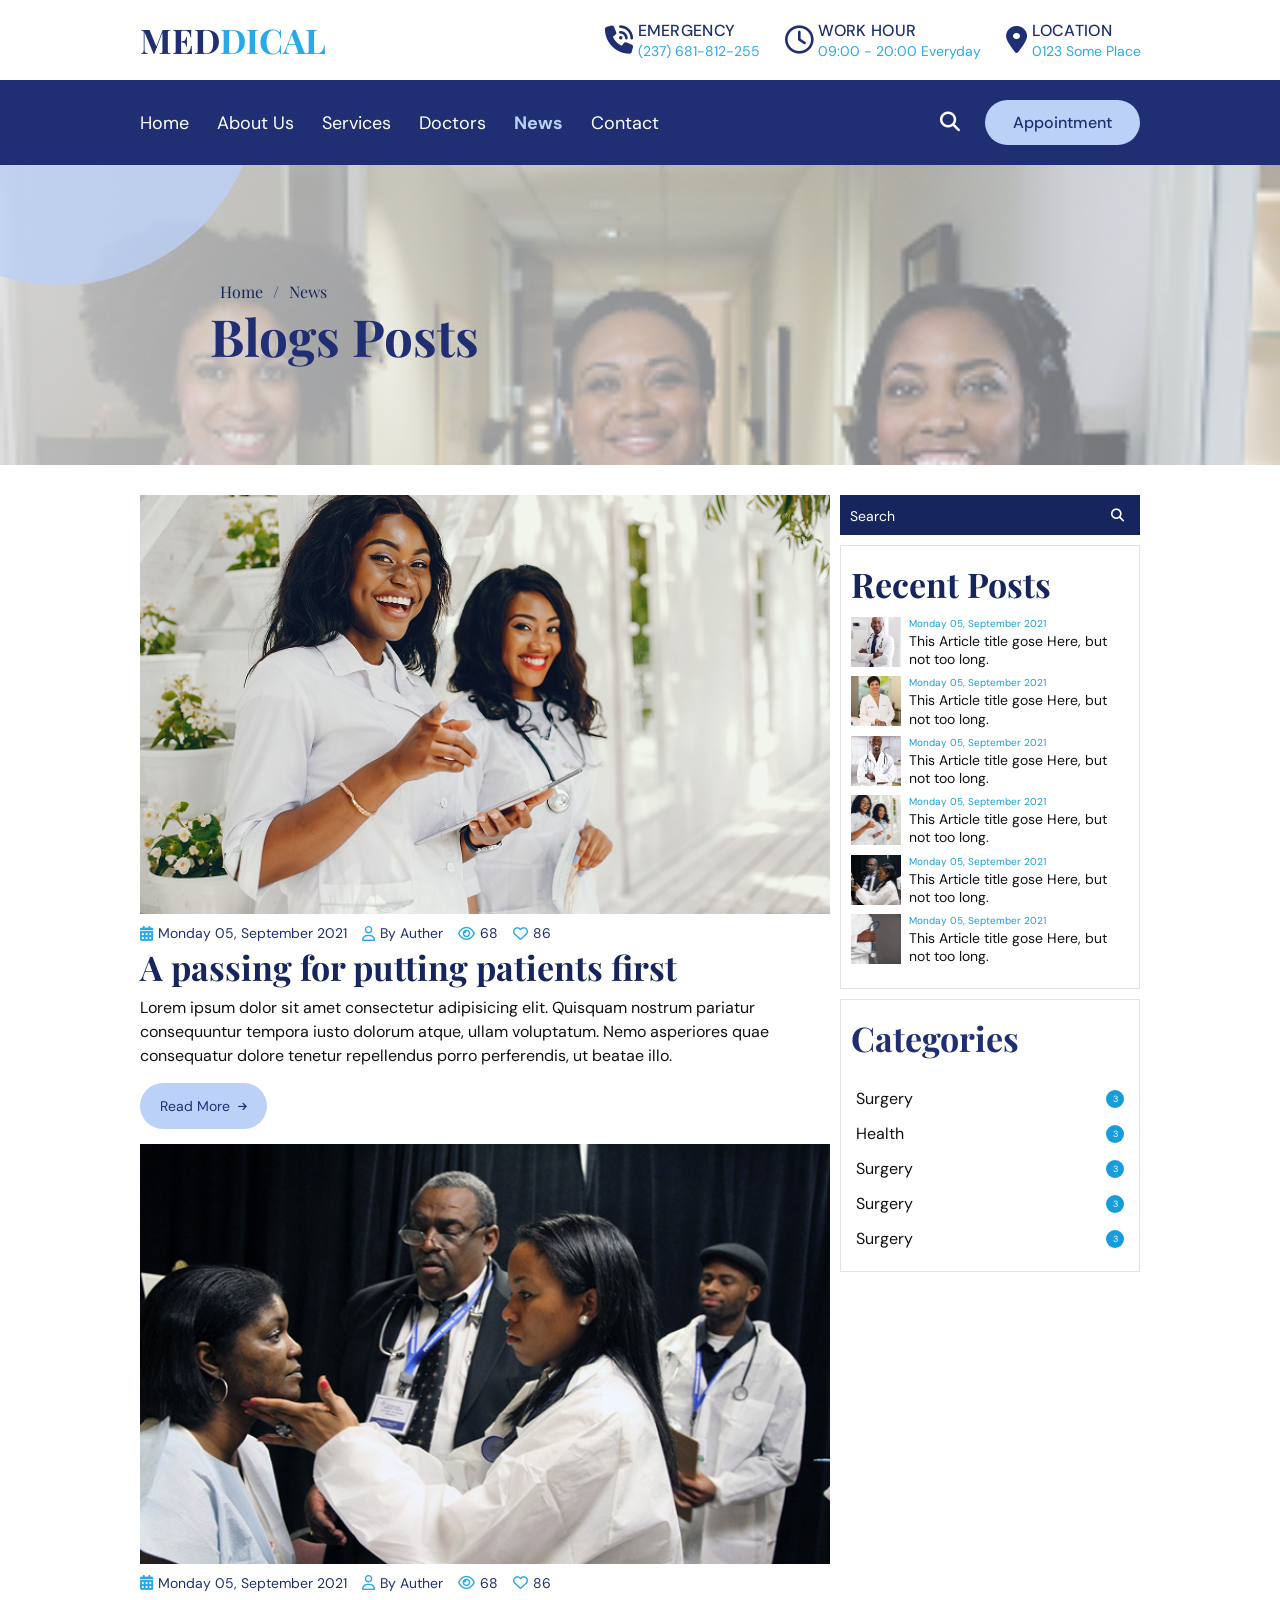
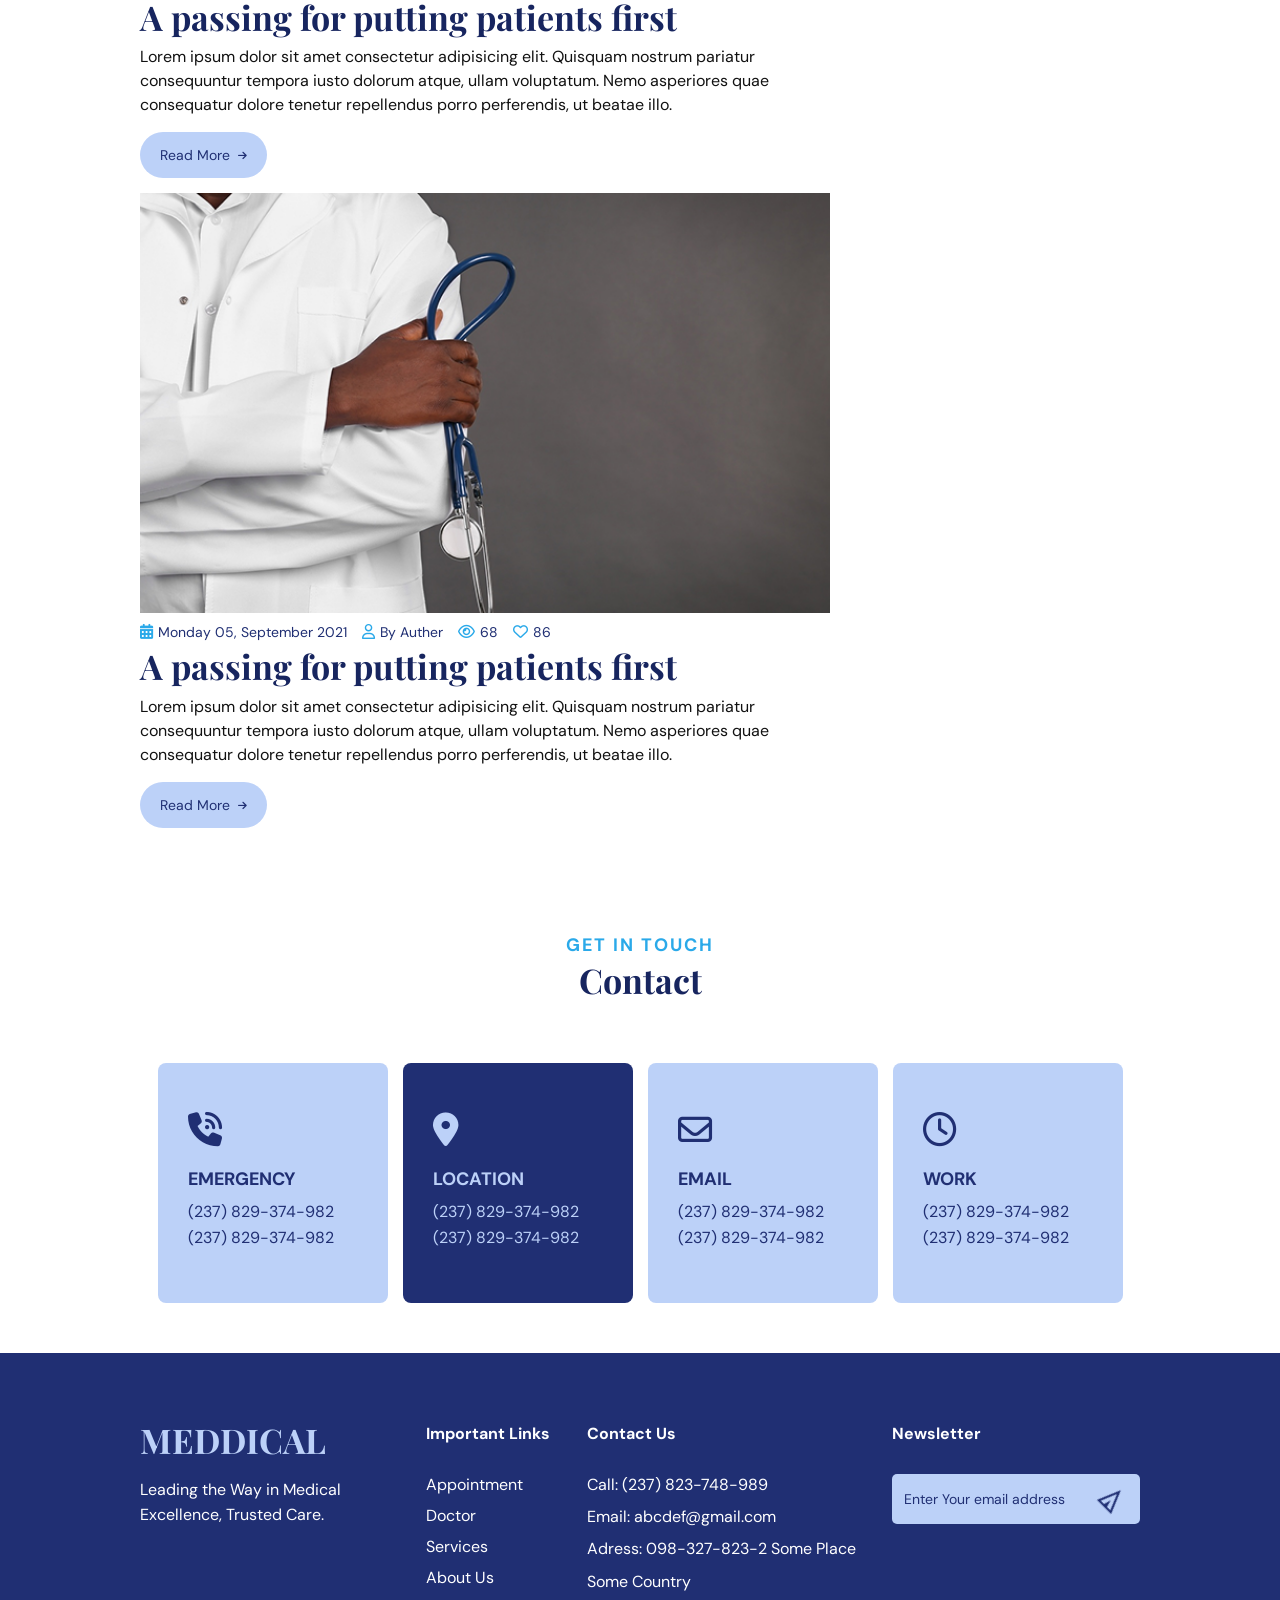
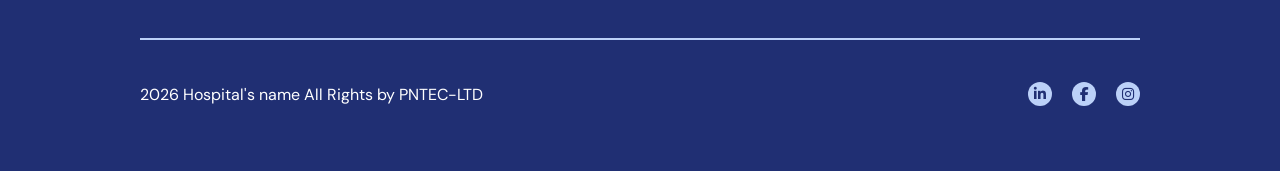
<file: News.html>
<!DOCTYPE html>
<html lang="en">

<head>
    <meta charset="UTF-8">
    <meta name="viewport" content="width=device-width, initial-scale=1.0">

    <title>Hospital Website</title>

    <!-- Font Awesome -->
    <link rel="stylesheet" href="https://cdnjs.cloudflare.com/ajax/libs/font-awesome/6.7.2/css/all.min.css">

    <!-- Google Font -->
    <link rel="preconnect" href="https://fonts.googleapis.com">
    <link rel="preconnect" href="https://fonts.gstatic.com" crossorigin>

    <link
        href="https://fonts.googleapis.com/css2?family=DM+Sans:wght@400;500;600;700&family=Playfair+Display:wght@600;700&display=swap"
        rel="stylesheet">

        <!-- Style Sheet -->
    <link rel="stylesheet" href="style.css">
</head>

<body>



    <!-- Top Header -->

     <div class="head-section">
    <header class="top-header">
        <div class="header-container">
            <div class="logo">

                <h1><a href="/index.html" class="logo">
                        MED<span>DICAL</span>
                    </a></h1>
            </div>
            <div class="emergency-box">
                <div class="info-box">
                    <div class="info-icon">
                        <i class="fa-solid fa-phone-volume"></i>
                    </div>

                    <div class="info-content">
                        <span>EMERGENCY</span>
                        <strong>(237) 681-812-255</strong>
                    </div>
                </div>
                <div class="info-box">

                    <div class="info-icon">
                        <i class="fa-regular fa-clock"></i>
                    </div>

                    <div class="info-content">
                        <span>WORK HOUR</span>
                        <strong>09:00 - 20:00 Everyday</strong>
                    </div>
                </div>
                <div class="info-box">

                    <div class="info-icon">
                        <i class="fa-solid fa-location-dot"></i>
                    </div>

                    <div class="info-content">
                        <span>LOCATION</span>
                        <strong>0123 Some Place</strong>
                    </div>

                </div>

            </div>
        </div>
    </header>

    <div class="navbar">
        <div class="navbar-container">
            <div class="nav-links">
                <a href="/index.html" >Home</a>
                <a href="/About.html" >About Us</a>
                <a href="/Service.html">Services</a>
                <a href="/Doctors.html">Doctors</a>
                <a href="/News.html" id="active">News</a>
                <a href="/Contact.html">Contact</a>
            </div>
       
        <div class="nav-right">
            <button class="search-btn">
                    <i class="fa-solid fa-magnifying-glass"></i>
                </button>

                <a href="#" class="appointment-btn">
                    Appointment
                </a>
        </div>
         </div>
    </div>
    <div class="navbar2">
        <div class="navbar2-container">
            <div class="nav2-head">
            <div class="nav2-left">
                <h1><a href="#">
                        MED<span>DICAL</span>
                    </a></h1>
            </div>
       
        <div class="nav2-right">
            <button class="search-btn">
                    <i class="fa-solid fa-magnifying-glass"></i>
                </button>
            <button class="menu-toggle">
    <i class="fa-solid fa-bars"></i>
</button>

                
        </div>
        </div>
        <div class="side-menu">
        <div class="side-menu-links">
                <a href="/index.html">Home</a>
                <a href="/About.html">About Us</a>
                <a href="/Service.html">Services</a>
                <a href="/Doctors.html">Doctors</a>
                <a href="/News.html">News</a>
                <a href="/Contact.html">Contact</a>
        </div>
        <div class="side-menu-btn">
            <a href="" >Appointment</a>
        </div>
    </div>
         </div>
    </div>

    
</div>

  <section class="news-file">

            <!-- Decorative Circle -->
            <div class="hero-circle"></div>

<div class="about-container">
    <div class="about-content">
        <div class="about-heading">
            <p><a href="/index.html">Home</a><strong>/</strong><a href="/News.html">News</a></p>
        <h1>Blogs Posts</h1>
        </div>
    </div>


    
</div>

</section>

<section class="blogs">
    <div class="blog-container">
        <div class="blog-left">
            <div class="blog-data">
                <div class="blog-image">
                    <img src="/Images/blog1.png" alt="">
                </div>
                <div class="blog-publish-day">
                    <div class="blog-date">
                        <i class="fa-solid fa-calendar-days"></i>
                        <p>Monday 05, September 2021</p>
                    </div>
                    <div class="blog-auther">
                        <i class="fa-regular fa-user"></i>
                        <p>By Auther</p>
                    </div>
                    <div class="blog-view">
                        <i class="fa-regular fa-eye"></i>
                        <p>68</p>
                    </div>
                    <div class="blog-like">
                        <i class="fa-regular fa-heart text-red"></i>
                        <p>86</p>
                    </div>
                </div>
                <div class="blog-heading">
                    <h1>A passing for putting patients first</h1>
                </div>
                <div class="blog-para">
                    <p>Lorem ipsum dolor sit amet consectetur adipisicing elit. Quisquam nostrum pariatur consequuntur tempora iusto dolorum atque, ullam voluptatum. Nemo asperiores quae consequatur dolore tenetur repellendus porro perferendis, ut beatae illo.</p>
                </div>
                <div class="blog-btn">
                    <p><a href="">Read More</a><i class="fa-solid fa-arrow-right"></i></p>
                </div>
            </div>
            <div class="blog-data">
                <div class="blog-image">
                    <img src="/Images/blog2.png" alt="">
                </div>
                <div class="blog-publish-day">
                    <div class="blog-date">
                        <i class="fa-solid fa-calendar-days"></i>
                        <p>Monday 05, September 2021</p>
                    </div>
                    <div class="blog-auther">
                        <i class="fa-regular fa-user"></i>
                        <p>By Auther</p>
                    </div>
                    <div class="blog-view">
                        <i class="fa-regular fa-eye"></i>
                        <p>68</p>
                    </div>
                    <div class="blog-like">
                        <i class="fa-regular fa-heart text-red"></i>
                        <p>86</p>
                    </div>
                </div>
                <div class="blog-heading">
                    <h1>A passing for putting patients first</h1>
                </div>
                <div class="blog-para">
                    <p>Lorem ipsum dolor sit amet consectetur adipisicing elit. Quisquam nostrum pariatur consequuntur tempora iusto dolorum atque, ullam voluptatum. Nemo asperiores quae consequatur dolore tenetur repellendus porro perferendis, ut beatae illo.</p>
                </div>
                <div class="blog-btn">
                    <p><a href="">Read More</a><i class="fa-solid fa-arrow-right"></i></p>
                </div>
            </div>
                <div class="blog-data">
                    <div class="blog-image">
                        <img src="/Images/blog3.png" alt="">
                    </div>
                    <div class="blog-publish-day">
                        <div class="blog-date">
                            <i class="fa-solid fa-calendar-days"></i>
                            <p>Monday 05, September 2021</p>
                        </div>
                        <div class="blog-auther">
                            <i class="fa-regular fa-user"></i>
                            <p>By Auther</p>
                        </div>
                        <div class="blog-view">
                            <i class="fa-regular fa-eye"></i>
                            <p>68</p>
                        </div>
                        <div class="blog-like">
                            <i class="fa-regular fa-heart text-red"></i>
                            <p>86</p>
                        </div>
                    </div>
                    <div class="blog-heading">
                        <h1>A passing for putting patients first</h1>
                    </div>
                    <div class="blog-para">
                        <p>Lorem ipsum dolor sit amet consectetur adipisicing elit. Quisquam nostrum pariatur consequuntur tempora iusto dolorum atque, ullam voluptatum. Nemo asperiores quae consequatur dolore tenetur repellendus porro perferendis, ut beatae illo.</p>
                    </div>
                    <div class="blog-btn">
                        <p><a href="">Read More</a><i class="fa-solid fa-arrow-right"></i></p>
                    </div>
                </div>
        </div>
        <div class="blog-right">
            <div class="blog-search">
                <div class="blog-search-input">
                    <input type="text" placeholder="Search">
                </div>
                <div class="blog-search-icon">
                    <i class="fa-solid fa-magnifying-glass"></i>
                </div>
            </div>
            <div class="recent-posts">
                <div class="recent-post-heading">
                    <h1>Recent Posts</h1>
                </div>
                <div class="recent-post-data">
                    <div class="post-data-image">
                        <img src="/Images/card1.png" alt="">
                    </div>
                    <div class="post-data-content">
                        <p>Monday 05, September 2021</p>
                        <p>This Article title gose Here, but not too long.</p>
                    </div>
                </div>
                
                <div class="recent-post-data">
                    <div class="post-data-image">
                        <img src="/Images/card2.png" alt="">
                    </div>
                    <div class="post-data-content">
                        <p>Monday 05, September 2021</p>
                        <p>This Article title gose Here, but not too long.</p>
                    </div>
                </div>
                <div class="recent-post-data">
                    <div class="post-data-image">
                        <img src="/Images/card3.png" alt="">
                    </div>
                    <div class="post-data-content">
                        <p>Monday 05, September 2021</p>
                        <p>This Article title gose Here, but not too long.</p>
                    </div>
                </div>
                <div class="recent-post-data">
                    <div class="post-data-image">
                        <img src="/Images/blog1.png" alt="">
                    </div>
                    <div class="post-data-content">
                        <p>Monday 05, September 2021</p>
                        <p>This Article title gose Here, but not too long.</p>
                    </div>
                </div>
                
                <div class="recent-post-data">
                    <div class="post-data-image">
                        <img src="/Images/blog2.png" alt="">
                    </div>
                    <div class="post-data-content">
                        <p>Monday 05, September 2021</p>
                        <p>This Article title gose Here, but not too long.</p>
                    </div>
                </div>
                <div class="recent-post-data">
                    <div class="post-data-image">
                        <img src="/Images/blog3.png" alt="">
                    </div>
                    <div class="post-data-content">
                        <p>Monday 05, September 2021</p>
                        <p>This Article title gose Here, but not too long.</p>
                    </div>
                </div>
            </div>
            <div class="post-categories">
                <h1>Categories</h1>
                <div class="category-data">
                    <p>Surgery</p>
                    <span>3</span>
                </div>
                <div class="category-data">
                    <p>Health</p>
                    <span>3</span>
                </div>
                <div class="category-data">
                    <p>Surgery</p>
                    <span>3</span>
                </div>
                <div class="category-data">
                    <p>Surgery</p>
                    <span>3</span>
                </div>
                <div class="category-data">
                    <p>Surgery</p>
                    <span>3</span>
                </div>
            </div>
        </div>
    </div>
</section>

<section class="contact">
    <div class="contact-container">
        <div class="contact-heading">
        <h3>GET IN TOUCH</h3>
        <h1>Contact</h1>
            </div>
            <div class="contact-cards">
                <div class="contact-card-data">
                    <div class="contact-card-icon">
                        <i class="fa-solid fa-phone-volume"></i>
                    </div>
                    <div class="contact-card-heading">
                        <h2>EMERGENCY</h2>
                    </div>
                    <div class="contact-card-para">
                        <p>(237) 829-374-982</p>
                        <p>(237) 829-374-982</p>
                    </div>
                </div>
                <div class="contact-card-data">
                    <div class="contact-card-icon">
                        <i class="fa-solid fa-location-dot"></i>
                    </div>
                    <div class="contact-card-heading">
                        <h2>LOCATION</h2>
                    </div>
                    <div class="contact-card-para">
                        <p>(237) 829-374-982</p>
                        <p>(237) 829-374-982</p>
                    </div>
                </div>
                <div class="contact-card-data">
                    <div class="contact-card-icon">
                        <i class="fa-regular fa-envelope"></i>
                    </div>
                    <div class="contact-card-heading">
                        <h2>EMAIL</h2>
                    </div>
                    <div class="contact-card-para">
                        <p>(237) 829-374-982</p>
                        <p>(237) 829-374-982</p>
                    </div>
                </div>
                <div class="contact-card-data">
                    <div class="contact-card-icon">
                        <i class="fa-regular fa-clock"></i>
                    </div>
                    <div class="contact-card-heading">
                        <h2>WORK</h2>
                    </div>
                    <div class="contact-card-para">
                        <p>(237) 829-374-982</p>
                        <p>(237) 829-374-982</p>
                    </div>
                </div>
            </div>
    </div>
</section>

<footer>
    <div class="footer-container">
        <div class="ft-head">
            <div class="ft-logo">
        <div class="ft-logo-heading">
            <h1>MEDDICAL</h1>
        </div>
        <div class="ft-logo-para">
                <p>Leading the Way in Medical Excellence, Trusted Care.</p>
        </div>
        </div>
        <div class="ft-links">
            <div class="ft-link-heading">
                <h3>Important Links</h3>
            </div>
            <div class="ft-link-para">
                <a href="">Appointment</a>
                <a href="">Doctor</a>
                <a href="">Services</a>
                <a href="">About Us</a>
            </div>
        </div>
        <div class="ft-contact">
            <div class="ft-contact-heading">
                <h3>Contact Us</h3>
            </div>
            <div class="ft-contact-para">
                <p>Call: (237) 823-748-989</p>
                <p>Email: abcdef@gmail.com</p>
                <p>Adress: 098-327-823-2 Some Place</p>
                <p>Some Country</p>
            </div>
        </div>
        <div class="ft-news">
            <div class="ft-news-heading">
                <h3>Newsletter</h3>
            </div>
            <div class="ft-news-para">
                <div class="ft-input">
                <input type="text" placeholder="Enter Your email address">
                <span><svg xmlns="http://www.w3.org/2000/svg" height="40px" viewBox="0 -960 960 960" width="40px" fill="#1f1f1f"><path d="M120-160v-640l760 320-760 320Zm66.67-102 520.66-218-520.66-220v158.67L428-480l-241.33 60v158Zm0 0v-438 438Z"/></svg></span>
                </div>
            </div>
        </div>
        </div>
        <hr>
        <div class="ft-bottom">
            <div class="ft-bottom-para">
                <p>2026 Hospital's name All Rights by PNTEC-LTD</p>
            </div>
            <div class="ft-bottom-social">
                <p><i class="fa-brands fa-linkedin-in"></i></p>
                <p><i class="fa-brands fa-facebook-f"></i></p>
                <p><i class="fa-brands fa-instagram"></i></p>
            </div>
        </div>
    </div>
</footer>

<script src="/script.js"></script>
</body>

</html>
</file>
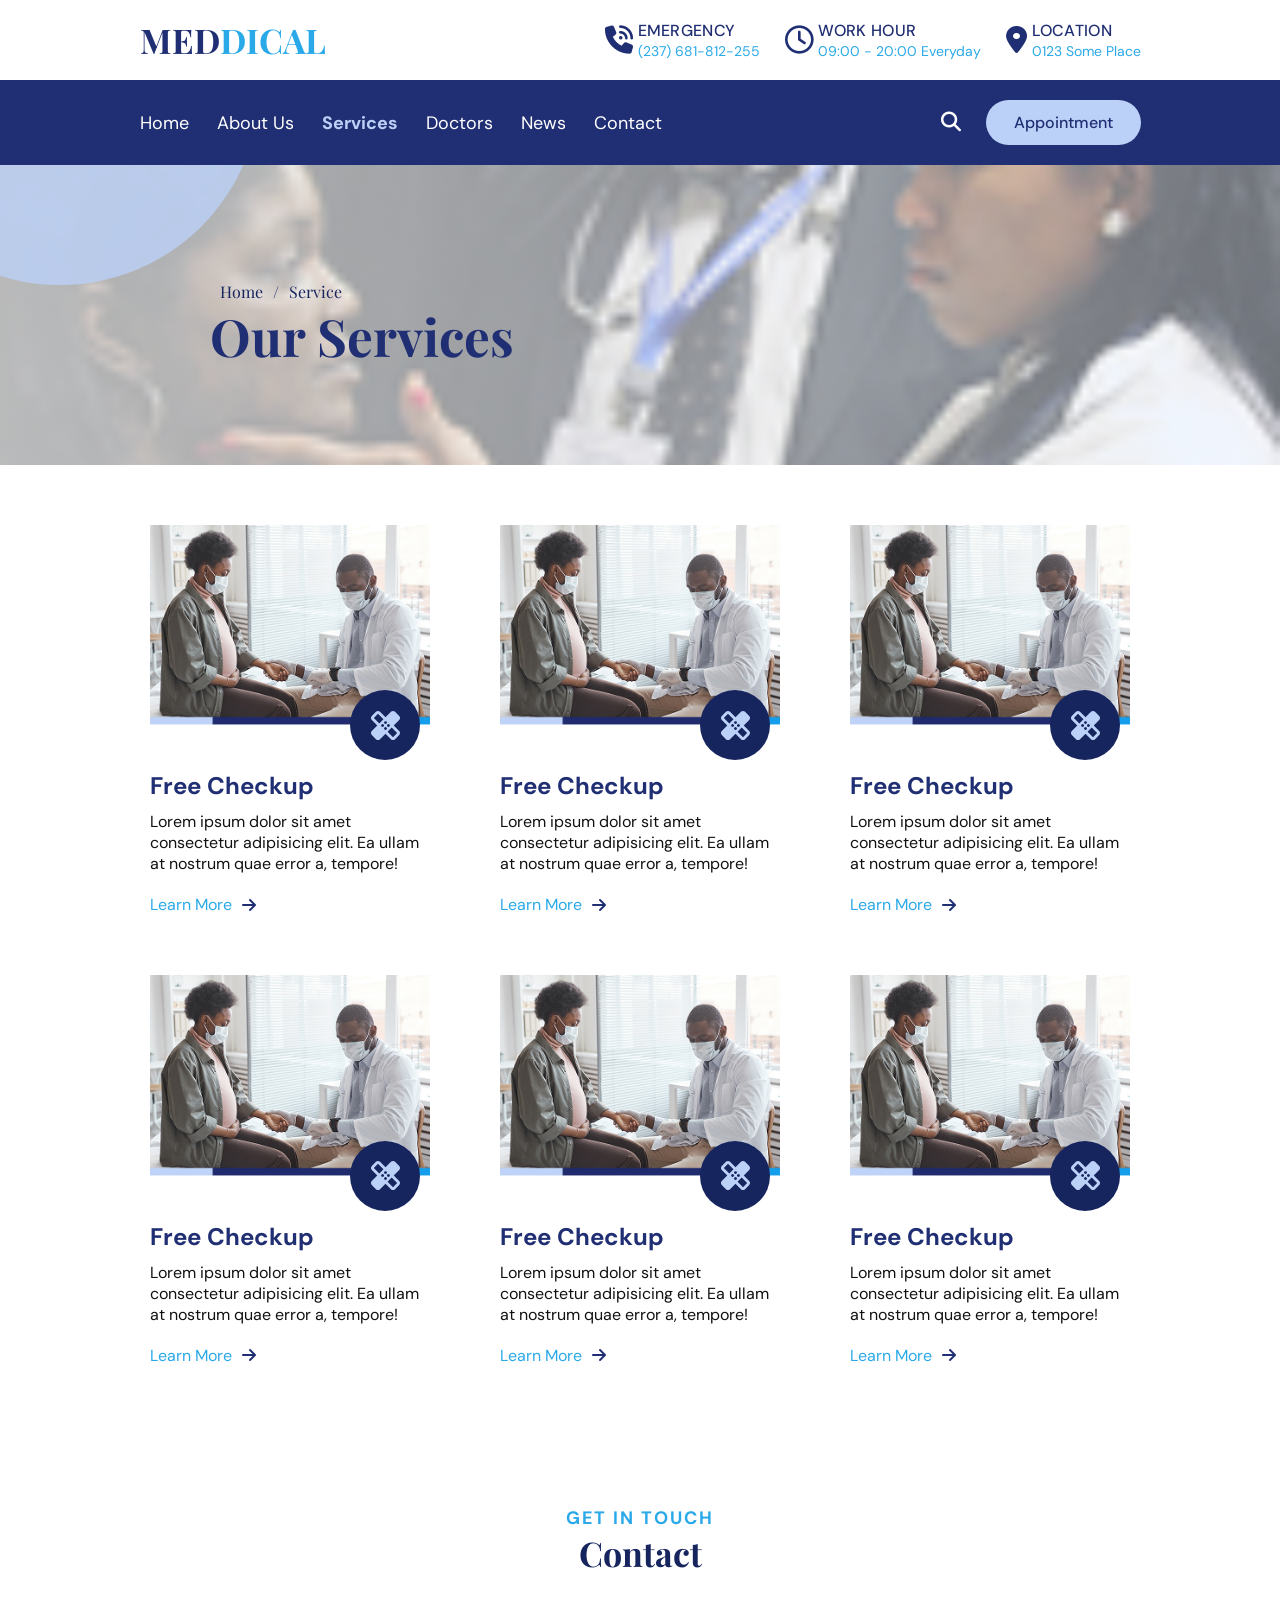
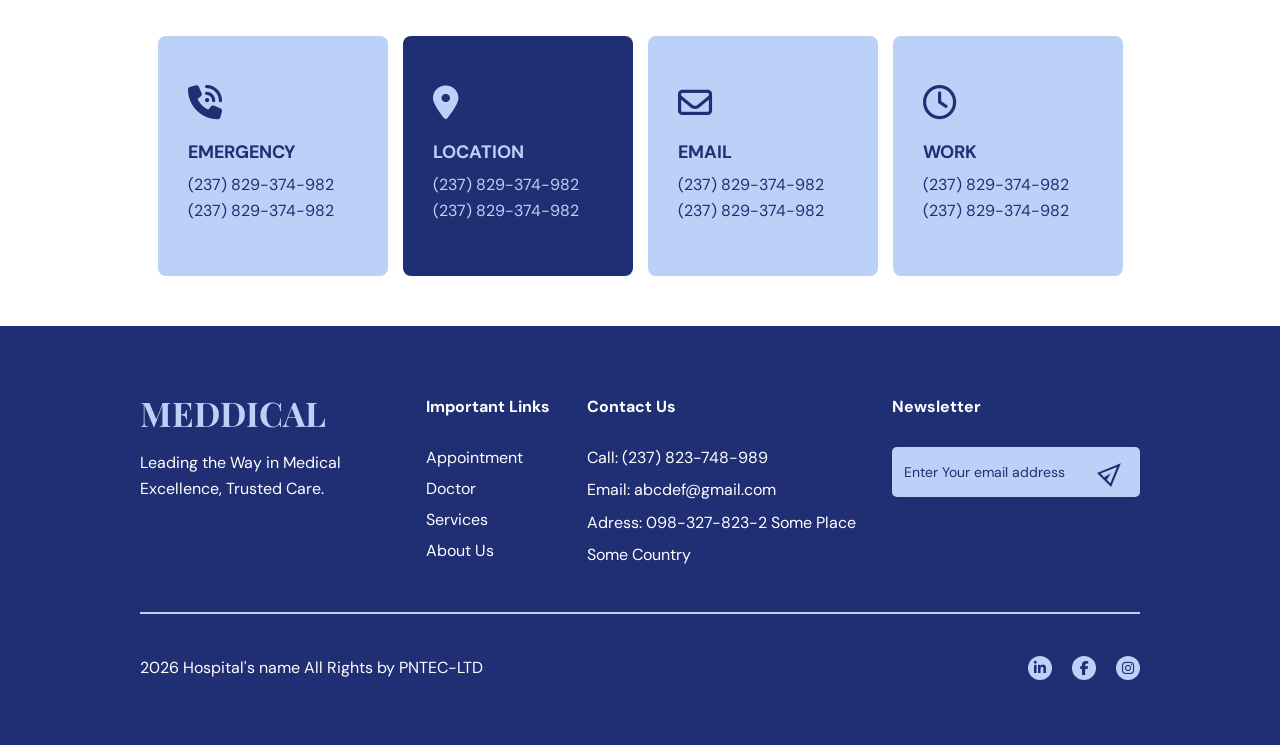
<file: Service.html>
<!doctype html>
<html lang="en">
  <head>
    <meta charset="UTF-8" />
    <meta name="viewport" content="width=device-width, initial-scale=1.0" />

    <title>Hospital Website</title>

    <!-- Font Awesome -->
    <link
      rel="stylesheet"
      href="https://cdnjs.cloudflare.com/ajax/libs/font-awesome/6.7.2/css/all.min.css"
    />

    <!-- Google Font -->
    <link rel="preconnect" href="https://fonts.googleapis.com" />
    <link rel="preconnect" href="https://fonts.gstatic.com" crossorigin />

    <link
      href="https://fonts.googleapis.com/css2?family=DM+Sans:wght@400;500;600;700&family=Playfair+Display:wght@600;700&display=swap"
      rel="stylesheet"
    />

    <!-- Style Sheet -->
    <link rel="stylesheet" href="style.css" />
  </head>

  <body>
    <!-- Top Header -->
    <div class="head-section">
      <header class="top-header">
        <div class="header-container">
          <div class="logo">
            <h1>
              <a href="/index.html" class="logo"> MED<span>DICAL</span> </a>
            </h1>
          </div>
          <div class="emergency-box">
            <div class="info-box">
              <div class="info-icon">
                <i class="fa-solid fa-phone-volume"></i>
              </div>

              <div class="info-content">
                <span>EMERGENCY</span>
                <strong>(237) 681-812-255</strong>
              </div>
            </div>
            <div class="info-box">
              <div class="info-icon">
                <i class="fa-regular fa-clock"></i>
              </div>

              <div class="info-content">
                <span>WORK HOUR</span>
                <strong>09:00 - 20:00 Everyday</strong>
              </div>
            </div>
            <div class="info-box">
              <div class="info-icon">
                <i class="fa-solid fa-location-dot"></i>
              </div>

              <div class="info-content">
                <span>LOCATION</span>
                <strong>0123 Some Place</strong>
              </div>
            </div>
          </div>
        </div>
      </header>

      <div class="navbar">
        <div class="navbar-container">
          <div class="nav-links">
            <a href="/index.html">Home</a>
            <a href="/About.html">About Us</a>
            <a href="/Service.html"  id="active">Services</a>
            <a href="/Doctors.html">Doctors</a>
            <a href="/News.html">News</a>
            <a href="/Contact.html">Contact</a>
          </div>

          <div class="nav-right">
            <button class="search-btn">
              <i class="fa-solid fa-magnifying-glass"></i>
            </button>

            <a href="#" class="appointment-btn"> Appointment </a>
          </div>
        </div>
      </div>
      <div class="navbar2">
        <div class="navbar2-container">
          <div class="nav2-head">
            <div class="nav2-left">
              <h1>
                <a href="#"> MED<span>DICAL</span> </a>
              </h1>
            </div>

            <div class="nav2-right">
              <button class="search-btn">
                <i class="fa-solid fa-magnifying-glass"></i>
              </button>
              <button class="menu-toggle">
                <i class="fa-solid fa-bars"></i>
              </button>
            </div>
          </div>
          <div class="side-menu">
            <div class="side-menu-links">
              <a href="/index.html">Home</a>
              <a href="/About.html">About Us</a>
              <a href="/Service.html">Services</a>
              <a href="/Doctors.html">Doctors</a>
              <a href="/News.html">News</a>
              <a href="/Contact.html">Contact</a>
            </div>
            <div class="side-menu-btn">
              <a href="">Appointment</a>
            </div>
          </div>
        </div>
      </div>
    </div>

    <section class="service-file-section">
      <!-- Decorative Circle -->
      <div class="hero-circle"></div>

      <div class="service-file-container">
        <div class="service-file-content">
          <div class="service-file-heading">
            <p>
              <a href="/index.html">Home</a><strong>/</strong
              ><a href="/Service.html">Service</a>
            </p>
            <h1>Our Services</h1>
          </div>
        </div>
      </div>
    </section>

    <div class="service-info-cards">
      <div class="service-info-container">
        <div class="service-info-card">
          <div class="service-info-image">
            <img src="/Images/service1.png" alt="" />
          </div>
          <div class="service-info-content">
            <div class="service-info-icon">
              <svg
                xmlns="http://www.w3.org/2000/svg"
                height="35px"
                viewBox="0 -960 960 960"
                width="35px"
              >
                <path
                  d="M480-254 330-104q-23 23-56 23t-56-23L104-218q-23-23-23-56t23-56l150-150-150-150q-23-23-23-56t23-56l114-114q23-23 56-23t56 23l150 150 150-150q23-23 56-23t56 23l114 114q23 23 23 56t-23 56L706-480l150 150q23 23 23 56t-23 56L742-104q-23 23-56 23t-56-23L480-254Zm28.5-277.5Q520-543 520-560t-11.5-28.5Q497-600 480-600t-28.5 11.5Q440-577 440-560t11.5 28.5Q463-520 480-520t28.5-11.5ZM310-536l114-114-150-150-114 114 150 150Zm90 96q17 0 28.5-11.5T440-480q0-17-11.5-28.5T400-520q-17 0-28.5 11.5T360-480q0 17 11.5 28.5T400-440Zm108.5 68.5Q520-383 520-400t-11.5-28.5Q497-440 480-440t-28.5 11.5Q440-417 440-400t11.5 28.5Q463-360 480-360t28.5-11.5ZM560-440q17 0 28.5-11.5T600-480q0-17-11.5-28.5T560-520q-17 0-28.5 11.5T520-480q0 17 11.5 28.5T560-440Zm-24 130 150 150 114-114-150-150-114 114ZM339-621Zm282 282Z"
                />
              </svg>
            </div>
            <div class="s-info-heading">
              <h2>Free Checkup</h2>
            </div>
            <div class="service-info-para">
              <p>
                Lorem ipsum dolor sit amet consectetur adipisicing elit. Ea
                ullam at nostrum quae error a, tempore!
              </p>
            </div>
            <div class="service-info-btn">
              <a href="">Learn More</a> <i class="fa-solid fa-arrow-right"></i>
            </div>
          </div>
        </div>
        <div class="service-info-card">
          <div class="service-info-image">
            <img src="/Images/service1.png" alt="" />
          </div>
          <div class="service-info-content">
            <div class="service-info-icon">
              <svg
                xmlns="http://www.w3.org/2000/svg"
                height="35px"
                viewBox="0 -960 960 960"
                width="35px"
              >
                <path
                  d="M480-254 330-104q-23 23-56 23t-56-23L104-218q-23-23-23-56t23-56l150-150-150-150q-23-23-23-56t23-56l114-114q23-23 56-23t56 23l150 150 150-150q23-23 56-23t56 23l114 114q23 23 23 56t-23 56L706-480l150 150q23 23 23 56t-23 56L742-104q-23 23-56 23t-56-23L480-254Zm28.5-277.5Q520-543 520-560t-11.5-28.5Q497-600 480-600t-28.5 11.5Q440-577 440-560t11.5 28.5Q463-520 480-520t28.5-11.5ZM310-536l114-114-150-150-114 114 150 150Zm90 96q17 0 28.5-11.5T440-480q0-17-11.5-28.5T400-520q-17 0-28.5 11.5T360-480q0 17 11.5 28.5T400-440Zm108.5 68.5Q520-383 520-400t-11.5-28.5Q497-440 480-440t-28.5 11.5Q440-417 440-400t11.5 28.5Q463-360 480-360t28.5-11.5ZM560-440q17 0 28.5-11.5T600-480q0-17-11.5-28.5T560-520q-17 0-28.5 11.5T520-480q0 17 11.5 28.5T560-440Zm-24 130 150 150 114-114-150-150-114 114ZM339-621Zm282 282Z"
                />
              </svg>
            </div>
            <div class="s-info-heading">
              <h2>Free Checkup</h2>
            </div>
            <div class="service-info-para">
              <p>
                Lorem ipsum dolor sit amet consectetur adipisicing elit. Ea
                ullam at nostrum quae error a, tempore!
              </p>
            </div>
            <div class="service-info-btn">
              <a href="">Learn More</a> <i class="fa-solid fa-arrow-right"></i>
            </div>
          </div>
        </div>
        <div class="service-info-card">
          <div class="service-info-image">
            <img src="/Images/service1.png" alt="" />
          </div>
          <div class="service-info-content">
            <div class="service-info-icon">
              <svg
                xmlns="http://www.w3.org/2000/svg"
                height="35px"
                viewBox="0 -960 960 960"
                width="35px"
              >
                <path
                  d="M480-254 330-104q-23 23-56 23t-56-23L104-218q-23-23-23-56t23-56l150-150-150-150q-23-23-23-56t23-56l114-114q23-23 56-23t56 23l150 150 150-150q23-23 56-23t56 23l114 114q23 23 23 56t-23 56L706-480l150 150q23 23 23 56t-23 56L742-104q-23 23-56 23t-56-23L480-254Zm28.5-277.5Q520-543 520-560t-11.5-28.5Q497-600 480-600t-28.5 11.5Q440-577 440-560t11.5 28.5Q463-520 480-520t28.5-11.5ZM310-536l114-114-150-150-114 114 150 150Zm90 96q17 0 28.5-11.5T440-480q0-17-11.5-28.5T400-520q-17 0-28.5 11.5T360-480q0 17 11.5 28.5T400-440Zm108.5 68.5Q520-383 520-400t-11.5-28.5Q497-440 480-440t-28.5 11.5Q440-417 440-400t11.5 28.5Q463-360 480-360t28.5-11.5ZM560-440q17 0 28.5-11.5T600-480q0-17-11.5-28.5T560-520q-17 0-28.5 11.5T520-480q0 17 11.5 28.5T560-440Zm-24 130 150 150 114-114-150-150-114 114ZM339-621Zm282 282Z"
                />
              </svg>
            </div>
            <div class="s-info-heading">
              <h2>Free Checkup</h2>
            </div>
            <div class="service-info-para">
              <p>
                Lorem ipsum dolor sit amet consectetur adipisicing elit. Ea
                ullam at nostrum quae error a, tempore!
              </p>
            </div>
            <div class="service-info-btn">
              <a href="">Learn More</a> <i class="fa-solid fa-arrow-right"></i>
            </div>
          </div>
        </div>
        <div class="service-info-card">
          <div class="service-info-image">
            <img src="/Images/service1.png" alt="" />
          </div>
          <div class="service-info-content">
            <div class="service-info-icon">
              <svg
                xmlns="http://www.w3.org/2000/svg"
                height="35px"
                viewBox="0 -960 960 960"
                width="35px"
              >
                <path
                  d="M480-254 330-104q-23 23-56 23t-56-23L104-218q-23-23-23-56t23-56l150-150-150-150q-23-23-23-56t23-56l114-114q23-23 56-23t56 23l150 150 150-150q23-23 56-23t56 23l114 114q23 23 23 56t-23 56L706-480l150 150q23 23 23 56t-23 56L742-104q-23 23-56 23t-56-23L480-254Zm28.5-277.5Q520-543 520-560t-11.5-28.5Q497-600 480-600t-28.5 11.5Q440-577 440-560t11.5 28.5Q463-520 480-520t28.5-11.5ZM310-536l114-114-150-150-114 114 150 150Zm90 96q17 0 28.5-11.5T440-480q0-17-11.5-28.5T400-520q-17 0-28.5 11.5T360-480q0 17 11.5 28.5T400-440Zm108.5 68.5Q520-383 520-400t-11.5-28.5Q497-440 480-440t-28.5 11.5Q440-417 440-400t11.5 28.5Q463-360 480-360t28.5-11.5ZM560-440q17 0 28.5-11.5T600-480q0-17-11.5-28.5T560-520q-17 0-28.5 11.5T520-480q0 17 11.5 28.5T560-440Zm-24 130 150 150 114-114-150-150-114 114ZM339-621Zm282 282Z"
                />
              </svg>
            </div>
            <div class="s-info-heading">
              <h2>Free Checkup</h2>
            </div>
            <div class="service-info-para">
              <p>
                Lorem ipsum dolor sit amet consectetur adipisicing elit. Ea
                ullam at nostrum quae error a, tempore!
              </p>
            </div>
            <div class="service-info-btn">
              <a href="">Learn More</a> <i class="fa-solid fa-arrow-right"></i>
            </div>
          </div>
        </div>
        <div class="service-info-card">
          <div class="service-info-image">
            <img src="/Images/service1.png" alt="" />
          </div>
          <div class="service-info-content">
            <div class="service-info-icon">
              <svg
                xmlns="http://www.w3.org/2000/svg"
                height="35px"
                viewBox="0 -960 960 960"
                width="35px"
              >
                <path
                  d="M480-254 330-104q-23 23-56 23t-56-23L104-218q-23-23-23-56t23-56l150-150-150-150q-23-23-23-56t23-56l114-114q23-23 56-23t56 23l150 150 150-150q23-23 56-23t56 23l114 114q23 23 23 56t-23 56L706-480l150 150q23 23 23 56t-23 56L742-104q-23 23-56 23t-56-23L480-254Zm28.5-277.5Q520-543 520-560t-11.5-28.5Q497-600 480-600t-28.5 11.5Q440-577 440-560t11.5 28.5Q463-520 480-520t28.5-11.5ZM310-536l114-114-150-150-114 114 150 150Zm90 96q17 0 28.5-11.5T440-480q0-17-11.5-28.5T400-520q-17 0-28.5 11.5T360-480q0 17 11.5 28.5T400-440Zm108.5 68.5Q520-383 520-400t-11.5-28.5Q497-440 480-440t-28.5 11.5Q440-417 440-400t11.5 28.5Q463-360 480-360t28.5-11.5ZM560-440q17 0 28.5-11.5T600-480q0-17-11.5-28.5T560-520q-17 0-28.5 11.5T520-480q0 17 11.5 28.5T560-440Zm-24 130 150 150 114-114-150-150-114 114ZM339-621Zm282 282Z"
                />
              </svg>
            </div>
            <div class="s-info-heading">
              <h2>Free Checkup</h2>
            </div>
            <div class="service-info-para">
              <p>
                Lorem ipsum dolor sit amet consectetur adipisicing elit. Ea
                ullam at nostrum quae error a, tempore!
              </p>
            </div>
            <div class="service-info-btn">
              <a href="">Learn More</a> <i class="fa-solid fa-arrow-right"></i>
            </div>
          </div>
        </div>
        <div class="service-info-card">
          <div class="service-info-image">
            <img src="/Images/service1.png" alt="" />
          </div>
          <div class="service-info-content">
            <div class="service-info-icon">
              <svg
                xmlns="http://www.w3.org/2000/svg"
                height="35px"
                viewBox="0 -960 960 960"
                width="35px"
              >
                <path
                  d="M480-254 330-104q-23 23-56 23t-56-23L104-218q-23-23-23-56t23-56l150-150-150-150q-23-23-23-56t23-56l114-114q23-23 56-23t56 23l150 150 150-150q23-23 56-23t56 23l114 114q23 23 23 56t-23 56L706-480l150 150q23 23 23 56t-23 56L742-104q-23 23-56 23t-56-23L480-254Zm28.5-277.5Q520-543 520-560t-11.5-28.5Q497-600 480-600t-28.5 11.5Q440-577 440-560t11.5 28.5Q463-520 480-520t28.5-11.5ZM310-536l114-114-150-150-114 114 150 150Zm90 96q17 0 28.5-11.5T440-480q0-17-11.5-28.5T400-520q-17 0-28.5 11.5T360-480q0 17 11.5 28.5T400-440Zm108.5 68.5Q520-383 520-400t-11.5-28.5Q497-440 480-440t-28.5 11.5Q440-417 440-400t11.5 28.5Q463-360 480-360t28.5-11.5ZM560-440q17 0 28.5-11.5T600-480q0-17-11.5-28.5T560-520q-17 0-28.5 11.5T520-480q0 17 11.5 28.5T560-440Zm-24 130 150 150 114-114-150-150-114 114ZM339-621Zm282 282Z"
                />
              </svg>
            </div>
            <div class="s-info-heading">
              <h2>Free Checkup</h2>
            </div>
            <div class="service-info-para">
              <p>
                Lorem ipsum dolor sit amet consectetur adipisicing elit. Ea
                ullam at nostrum quae error a, tempore!
              </p>
            </div>
            <div class="service-info-btn">
              <a href="">Learn More</a> <i class="fa-solid fa-arrow-right"></i>
            </div>
          </div>
        </div>
      </div>
    </div>

    <section class="contact">
      <div class="contact-container">
        <div class="contact-heading">
          <h3>GET IN TOUCH</h3>
          <h1>Contact</h1>
        </div>
        <div class="contact-cards">
          <div class="contact-card-data">
            <div class="contact-card-icon">
              <i class="fa-solid fa-phone-volume"></i>
            </div>
            <div class="contact-card-heading">
              <h2>EMERGENCY</h2>
            </div>
            <div class="contact-card-para">
              <p>(237) 829-374-982</p>
              <p>(237) 829-374-982</p>
            </div>
          </div>
          <div class="contact-card-data">
            <div class="contact-card-icon">
              <i class="fa-solid fa-location-dot"></i>
            </div>
            <div class="contact-card-heading">
              <h2>LOCATION</h2>
            </div>
            <div class="contact-card-para">
              <p>(237) 829-374-982</p>
              <p>(237) 829-374-982</p>
            </div>
          </div>
          <div class="contact-card-data">
            <div class="contact-card-icon">
              <i class="fa-regular fa-envelope"></i>
            </div>
            <div class="contact-card-heading">
              <h2>EMAIL</h2>
            </div>
            <div class="contact-card-para">
              <p>(237) 829-374-982</p>
              <p>(237) 829-374-982</p>
            </div>
          </div>
          <div class="contact-card-data">
            <div class="contact-card-icon">
              <i class="fa-regular fa-clock"></i>
            </div>
            <div class="contact-card-heading">
              <h2>WORK</h2>
            </div>
            <div class="contact-card-para">
              <p>(237) 829-374-982</p>
              <p>(237) 829-374-982</p>
            </div>
          </div>
        </div>
      </div>
    </section>

    <footer>
      <div class="footer-container">
        <div class="ft-head">
          <div class="ft-logo">
            <div class="ft-logo-heading">
              <h1>MEDDICAL</h1>
            </div>
            <div class="ft-logo-para">
              <p>Leading the Way in Medical Excellence, Trusted Care.</p>
            </div>
          </div>
          <div class="ft-links">
            <div class="ft-link-heading">
              <h3>Important Links</h3>
            </div>
            <div class="ft-link-para">
              <a href="">Appointment</a>
              <a href="">Doctor</a>
              <a href="">Services</a>
              <a href="">About Us</a>
            </div>
          </div>
          <div class="ft-contact">
            <div class="ft-contact-heading">
              <h3>Contact Us</h3>
            </div>
            <div class="ft-contact-para">
              <p>Call: (237) 823-748-989</p>
              <p>Email: abcdef@gmail.com</p>
              <p>Adress: 098-327-823-2 Some Place</p>
              <p>Some Country</p>
            </div>
          </div>
          <div class="ft-news">
            <div class="ft-news-heading">
              <h3>Newsletter</h3>
            </div>
            <div class="ft-news-para">
              <div class="ft-input">
                <input type="text" placeholder="Enter Your email address" />
                <span
                  ><svg
                    xmlns="http://www.w3.org/2000/svg"
                    height="40px"
                    viewBox="0 -960 960 960"
                    width="40px"
                    fill="#1f1f1f"
                  >
                    <path
                      d="M120-160v-640l760 320-760 320Zm66.67-102 520.66-218-520.66-220v158.67L428-480l-241.33 60v158Zm0 0v-438 438Z"
                    /></svg
                ></span>
              </div>
            </div>
          </div>
        </div>
        <hr />
        <div class="ft-bottom">
          <div class="ft-bottom-para">
            <p>2026 Hospital's name All Rights by PNTEC-LTD</p>
          </div>
          <div class="ft-bottom-social">
            <p><i class="fa-brands fa-linkedin-in"></i></p>
            <p><i class="fa-brands fa-facebook-f"></i></p>
            <p><i class="fa-brands fa-instagram"></i></p>
          </div>
        </div>
      </div>
    </footer>

    <script src="/script.js"></script>
  </body>
</html>
</file>
<file: style.css>
:root {
    /* COLORS  */
    --color-primary: #202f73;
    --color-primary-dark: #17255f;

    --color-secondary: #2aa9e9;

    --color-blue-light: #bcd1f8;
    --color-blue-soft: #dce8fb;

    --color-white: #ffffff;
    --color-black: #111111;

    --color-text: #202f73;
    --color-text-light: #ffffff;

    --color-muted: #e4e4e4;

    --color-hero-bg: #f4f5f7;

    --color-card-dark: #202f73;
    --color-card-light: #bcd1f8;
    --color-card-blue: #159ddc;

    /*  FONT FAMILY  */
    --font-primary: "DM Sans", sans-serif;
    --font-heading: "Playfair Display", serif;

    /* FONT SIZE */
    --fs-xs: 10px;
    --fs-sm: 12px;
    --fs-md: 14px;
    --fs-lg: 16px;

    /* Heading Font Size */
    --fs-h1: 34px;
    --fs-h2: 28px;
    --fs-h3: 20px;
    --fs-h4: 18px;

    /*  FONT WEIGHT  */
    --fw-regular: 400;
    --fw-medium: 500;
    --fw-semibold: 600;
    --fw-bold: 700;

    /*  BORDER RADIUS  */
    --radius-sm: 5px;
    --radius-md: 8px;
    --radius-lg: 15px;
    --radius-xlg: 50px;

    /* Universal padding */
    --padding-all: 50px;
}

* {
    margin: 0;
    padding: 0;
    box-sizing: border-box;
}

html {
    scroll-behavior: smooth;
}

body {
    font-family: var(--font-primary);
    color: var(--color-text);
    background: var(--color-white);
}

a {
    text-decoration: none;
}

button {
    border: none;
    outline: none;
    background: none;
    cursor: pointer;
}

.head-section {
    position: sticky;
    top: 0%;
    left: 0%;
    z-index: 100;
    max-width: 1600px;
    margin: 0 auto;
}

.top-header {
    width: 100%;
    max-width: 1600px;
    background: var(--color-white);
    display: flex;
    justify-content: center;
    align-items: center;
}

.header-container {
    display: flex;
    justify-content: space-around;
    align-items: center;
    padding: 17px 0px;
    width: 1300px;
}

.logo {
    font-family: var(--font-heading);
    color: var(--color-primary);
}

.logo h1 {
    font-size: var(--fs-h1);
    font-weight: var(--fw-bold);
}

.logo span {
    color: var(--color-secondary);
}

.emergency-box {
    display: flex;
    justify-content: space-between;
    align-items: center;
    flex-wrap: wrap;
    gap: 25px;
}

.info-box {
    display: flex;
    justify-content: center;
    align-items: center;
    gap: 5px;
}

.info-icon {
    display: flex;
    align-items: center;
    justify-content: center;
}

.info-icon i {
    color: var(--color-primary);

    font-size: 28px;
}

.info-content {
    display: flex;
    flex-direction: column;
    gap: 1px;
}

.info-content span {
    font-size: var(--fs-lg);
    font-weight: var(--fw-medium);

    color: var(--color-primary);

    letter-spacing: 0.3px;
}

.info-content strong {
    font-size: var(--fs-md);
    font-weight: var(--fw-regular);

    color: var(--color-secondary);
}

.navbar {
    max-width: var(--container-width);
    background: var(--color-primary);
    display: flex;
    justify-content: center;
    align-items: center;
}

.navbar-container {
    display: flex;
    justify-content: space-around;
    align-items: center;
    padding: 20px 0px;
    width: 1300px;
}

.nav-links {
    display: flex;
    justify-content: center;
    align-items: center;
    gap: 28px;
}

.nav-links a {
    color: var(--color-white);
    font-weight: var(--fw-regular);
    font-size: var(--fs-h4);
}

.nav-links a:hover {
    color: var(--color-blue-light);
}

#active {
    color: var(--color-blue-light);
    font-weight: var(--fw-bold);
}

.nav-right {
    display: flex;
    justify-content: center;
    align-items: center;
    gap: 25px;
}

.search-btn {
    color: var(--color-white);
    font-size: 20px;
    font-weight: 200;
    transition: var(--transition);
}

.search-btn:hover {
    transform: scale(1.1);
}

.appointment-btn {
    padding: 12px 28px;

    background: var(--color-blue-light);
    color: var(--color-primary);

    font-size: var(--fs-lg);
    font-weight: var(--fw-medium);

    transition: var(--transition);
    border-radius: var(--radius-xlg);
    transition: 0.5s ease;
}

.appointment-btn:hover {
    background: var(--color-white);
}

.navbar2 {
    background: var(--color-primary);
    display: flex;
    flex-direction: column;
    width: 100%;
    max-width: 1600px;
    margin: 0% auto;
    position: relative;
}

.nav2-head {
    display: flex;
    justify-content: space-between;
    align-items: center;
    flex-direction: row;
    width: 100%;
    padding: 20px;
    display: none;
}

.nav2-left h1 {
    font-size: var(--fs-h1);
    font-family: var(--font-heading);
}

.nav2-left a {
    color: var(--color-blue-light);
}

.nav2-left span {
    color: var(--color-white);
}

.nav2-right {
    display: flex;
    justify-content: center;
    align-items: center;
    gap: 25px;
}

.search-btn {
    color: var(--color-white);
    font-size: 20px;
    font-weight: 200;
    transition: var(--transition);
}

.search-btn:hover {
    transform: scale(1.1);
}

.menu-toggle {
    color: var(--color-white);
    font-size: 28px;
    background: transparent;
    border: none;
    cursor: pointer;
    transition: 0.3s ease;
}

.menu-toggle:hover {
    transform: scale(1.1);
}

.side-menu {
    width: 100%;
    z-index: 9999;
    overflow-y: auto;
    transition: transform 0.45s ease;
    display: none;
    width: 100%;
    z-index: 9999;
    overflow-y: auto;
}

.side-menu.active {
    transform: translateX(0);
}

.side-menu-links {
    display: flex;
    justify-content: center;
    align-items: center;
    flex-direction: column;
    gap: 10px;
    background: var(--color-blue-light);
    width: 100%;
    padding: 20px;
}

.side-menu-links a {
    color: var(--color-primary-dark);
    font-size: var(--fs-h3);
}

.side-menu-btn {
    display: flex;
    justify-content: center;
    align-items: center;
    background: var(--color-blue-light);
    width: 100%;
    padding: 10px 10px 20px 10px;
}

.side-menu-btn a {
    display: inline-block;
    padding: 12px 25px;
    font-size: var(--fs-lg);
    color: var(--color-blue-light);
    background: var(--color-primary-dark);
    border-radius: var(--radius-xlg);
    width: 200px;
    text-align: center;
}

.hero {
    position: relative;
    max-height: 550px;
    background: linear-gradient(to right,
            rgba(230, 230, 230, 0.97),
            rgba(240, 245, 255, 0.75)),
        url("/Images/background.jpeg");

    background-size: cover;
    background-position: center;
    max-width: 1600px;
    width: 100%;
    margin: 0% auto;
}

.hero-circle {
    position: absolute;

    width: 400px;
    height: 400px;

    top: -280px;
    left: -140px;

    background: var(--color-blue-light);

    border-radius: 50%;
    opacity: 0.8;
}

.hero-container {
    display: flex;
    justify-content: center;
    align-items: center;
    gap: 60px;
    position: relative;
    min-height: 325px;
}

.hero-content {
    display: flex;
    flex-direction: column;
    font-family: var(--font-heading);
    padding: 20px 0px 0px 20px;
}

.hero-content .hero-heading h3 {
    font-family: var(--font-primary);
    font-size: var(--fs-h3);
    font-weight: var(--fw-bold);
    color: var(--color-card-blue);
}

.hero-content .hero-heading h1 {
    font-size: 3.2rem;
}

.hero-btn {
    display: flex;
    justify-content: left;
    align-items: center;
    margin-top: 20px;
}

.hero-content .hero-btn a {
    padding: 12px 30px;
    color: var(--color-primary-dark);
    background: var(--color-blue-light);
    border-radius: var(--radius-xlg);
    font-family: var(--font-primary);
    transition: var(--transition);
}

.hero-btn a:hover {
    background: var(--color-primary);
    color: var(--color-white);
}

.hero-image img {
    min-height: 500px;
    max-width: 600px;
}

.hero-cards-container {
    display: flex;
    justify-content: center;
    align-items: center;
    gap: 20px;
}

.hero-card {
    display: flex;
    justify-content: space-between;
    align-items: center;
    background: var(--color-card-dark);
    padding: 30px 20px;
    color: var(--color-white);
    border-radius: var(--radius-sm);
    min-width: 330px;
    position: relative;
    bottom: 0px;
}

.hero-card:nth-child(1) {
    background: var(--color-card-dark);
    color: var(--color-white);
}

.hero-card:nth-child(2) {
    background: var(--color-card-light);
    color: var(--color-primary);
}

.hero-card:nth-child(3) {
    background: var(--color-card-blue);
    color: var(--color-white);
}

.card-text {
    font-size: var(--fs-lg);
}

.card-icon i {
    font-size: 35px;
}

.staff {
    max-width: 1600px;
    width: 100%;
    margin: 0 auto;
    padding-top: 80px;
}

.staff-container {
    max-width: 1000px;
    margin: 0% auto;
    text-align: center;
    display: flex;
    justify-content: center;
    align-items: center;
    flex-direction: column;
    padding-top: 30px;
}

.staff-heading h3 {
    font-family: var(--font-primary);
    color: var(--color-secondary);
    font-size: var(--fs-h4);
    font-weight: var(--fw-bold);
    letter-spacing: 2px;
}

.staff-heading h1 {
    font-family: var(--font-heading);
    color: var(--color-primary-dark);
    font-size: var(--fs-h1);
    margin-bottom: 10px;
}

.staff-para {
    max-width: 600px;
    color: var(--color-black);
}

.staff-btn {
    margin-top: 30px;
}

.staff-btn a {
    color: var(--color-secondary);
    display: flex;
    align-items: center;
}

.staff-btn i {
    color: var(--color-primary-dark);
    margin: 0 5px;
}

.staff-image {
    width: 100%;
    display: flex;
    justify-content: center;
    align-items: center;
    margin-top: 40px;
}

.staff-image img {
    max-width: 1200px;
    height: auto;
    object-fit: cover;
}

.service-container {
    display: flex;
    justify-content: center;
    align-items: center;
    flex-direction: column;
    text-align: center;
    background: #f9fdfd;
    padding: var(--padding-all);
    max-width: 1600px;
    margin: 0% auto;
}

.service-heading h3 {
    font-family: var(--font-primary);
    color: var(--color-secondary);
    font-size: var(--fs-h4);
    font-weight: var(--fw-bold);
    letter-spacing: 2px;
}

.service-heading h1 {
    font-family: var(--font-heading);
    color: var(--color-primary-dark);
    font-size: var(--fs-h1);
    margin-bottom: 10px;
}

.service-content {
    display: flex;
    justify-content: center;
    align-items: center;
    max-width: 1000px;
    min-height: 500px;
    overflow: hidden;
}

.service-left {
    display: flex;
    flex-direction: column;
    justify-content: center;
    align-items: center;
    min-width: 180px;
    border: 1px solid var(--color-muted);
    border-radius: var(--radius-sm);
}

.left-box {
    width: 100%;
    height: auto;
    color: var(--color-white);
    padding: 25px 10px;
    gap: 10px;
}

.left-box-active {
    background: var(--color-primary);
    border: 2px solid var(--color-primary);
}

.left-box-active .left-icon-name p {
    color: var(--color-blue-light);
}

.left-box-active .left-icon svg {
    fill: var(--color-blue-light);
}

.left-box .left-icon svg {
    fill: var(--color-secondary);
    height: 40px;
    width: 40px;
    font-weight: var(--fw-bold);
}

.left-icon-name p {
    color: var(--color-black);
}

.left-btn {
    background-color: var(--color-primary);
    width: 100%;
    padding: 10px 0px;
    border: 1px solid var(--color-primary);
    border-bottom-left-radius: var(--radius-sm);
    border-bottom-right-radius: var(--radius-sm);
}

.left-btn a {
    color: var(--color-blue-light);
}

.service-center {
    flex: 1;
    display: flex;
    flex-direction: column;
    padding: 10px 20px;
    color: var(--color-black);
}

.center-heading {
    display: flex;
    justify-content: flex-start;
}

.center-heading h1 {
    font-size: var(--fs-h1);
}

.center-li {
    display: flex;
    justify-content: flex-start;
    gap: 50px;
    margin-top: 10px;
}

.center-li .li-data {
    margin: 20px 0px;
    display: flex;
    align-items: center;
    gap: 10px;
}

.center-li .li-data span {
    height: 15px;
    width: 15px;
    background: var(--color-secondary);
    border-radius: var(--radius-xlg);
}

.center-li .li-data p {
    font-size: var(--fs-lg);
}

.center-para {
    display: flex;
    flex-direction: column;
    gap: 20px;
    margin-top: 20px;
}

.center-para p {
    text-align: left;
}

.service-right {
    max-width: 400px;
}

.right-images {
    display: flex;
    justify-content: space-between;
    flex-direction: column;
    align-items: center;
    gap: 25px;
}

.our-specialist {
    padding: var(--padding-all);
}

.specialist-container {
    display: flex;
    flex-direction: column;
    justify-content: center;
    align-items: center;
}

.specialist-heading {
    text-align: center;
    margin-top: 10px;
}

.specialist-heading h3 {
    font-family: var(--font-primary);
    color: var(--color-secondary);
    font-size: var(--fs-h4);
    font-weight: var(--fw-bold);
    letter-spacing: 2px;
}

.specialist-heading h1 {
    font-family: var(--font-heading);
    color: var(--color-primary-dark);
    font-size: var(--fs-h1);
    margin-bottom: 10px;
}

.specialist-card-container {
    display: flex;
    justify-content: center;
    align-items: center;
    flex-wrap: wrap;
    max-width: 1000px;
    margin-top: 50px;
}

.speclist-box {
    min-width: 250px;
    min-height: 200px;
    border: 1px solid var(--color-muted);
    border-collapse: collapse;
    display: flex;
    flex-direction: column;
    justify-content: center;
    align-items: center;
    gap: 10px;
}

.speclist-box svg {
    fill: var(--color-secondary);
}

.speclist-box p {
    color: var(--color-black);
}

.left-box-active .specialist-name p {
    color: var(--color-blue-light);
}

.booking {
    max-width: 1600px;
    padding: var(--padding-all);
    background: linear-gradient(to right,
            rgba(230, 230, 230, 0.9),
            rgba(240, 245, 255, 0.8)),
        url("/Images/counterBG.webp");
    margin: 0% auto;
}

.booking-container {
    max-width: 1000px;
    display: flex;
    justify-content: space-between;
    align-items: center;
    margin: 0% auto;
}

.booking-content {
    display: flex;
    flex-direction: column;
    padding: 20px;
}

.booking-heading h1 {
    font-size: var(--fs-h1);
    color: var(--color-secondary);
    font-family: var(--font-heading);
}

.booking-para {
    width: 90%;
    margin-top: 20px;
}

.booking-para p {
    color: var(--color-black);
    line-height: 2;
}

.booking-form {
    display: flex;
    flex-direction: column;
    padding: 20px;
}

.booking-form .user-data {
    display: flex;
    flex-direction: row;
    background: var(--color-primary-dark);
    border-top-left-radius: var(--radius-sm);
    border-top-right-radius: var(--radius-sm);
}

.user-data input {
    padding: 18px 15px;
    outline: none;
    border: none;
    width: 250px;
    background: transparent;
    color: var(--color-white);
    border-right: 1px solid var(--color-white);
    border-bottom: 1px solid var(--color-white);
}

.user-data select {
    padding: 18px 10px;
    outline: none;
    border: none;
    width: 250px;
    background: transparent;
    color: var(--color-white);
    border-right: 1px solid var(--color-white);
    border-bottom: 1px solid var(--color-white);
}
.user-data option{
    color: var(--color-black);
}
.user-data input::placeholder {
    color: var(--color-white);
    font-size: var(--fs-md);
}

.user-message textarea {
    width: 100%;
    resize: none;
    height: 200px;
    background: var(--color-primary-dark);
    padding: 20px 14px;
    color: var(--color-white);
}

.user-message textarea::placeholder {
    color: var(--color-white);
    font-size: var(--fs-lg);
}

.submit-btn {
    width: 100%;
    background: var(--color-blue-light);
    display: flex;
    justify-content: center;
    align-items: center;
    padding: 14px;
    cursor: pointer;
    margin-top: -5px;
}

.submit-btn a {
    color: var(--color-primary);
}

.our-doctors {
    padding: var(--padding-all);
    max-width: 1600px;
    margin: 0% auto;
}

.doctor-card-container {
    display: flex;
    flex-direction: column;
    justify-content: center;
    align-items: center;
    max-width: 1000px;
    overflow: hidden;
    margin: 0% auto;
}

.doctor-card-heading {
    text-align: center;
    margin-top: 10px;
}

.doctor-card-heading h3 {
    font-family: var(--font-primary);
    color: var(--color-secondary);
    font-size: var(--fs-h4);
    font-weight: var(--fw-bold);
    letter-spacing: 2px;
}

.doctor-card-heading h1 {
    font-family: var(--font-heading);
    color: var(--color-primary-dark);
    font-size: var(--fs-h1);
    margin-bottom: 10px;
}

.doctor-cards {
    display: flex;
    justify-content: space-evenly;
    align-items: center;
    gap: 20px;
    margin-top: 50px;
    border-radius: var(--radius-md);
}

.card-content {
    background: var(--color-blue-light);
    display: flex;
    justify-content: baseline;
    align-items: center;
    flex-direction: column;
    text-align: center;
    padding-top: 20px;
    border-bottom-left-radius: var(--radius-md);
    border-bottom-right-radius: var(--radius-md);
}

.card-content .card-heading h4 {
    font-size: var(--fs-h4);
    font-weight: var(--fw-regular);
    margin: 5px;
}

.card-content .card-heading h3 {
    font-size: var(--fs-h3);
    font-weight: var(--fw-bold);
    letter-spacing: 2px;
    margin: 5px;
}

.card-social {
    display: flex;
    flex-direction: row;
    align-items: center;
    justify-content: center;
    gap: 15px;
    margin-top: 10px;
}

.card-social p {
    height: 25px;
    width: 25px;
    border-radius: var(--radius-xlg);
    display: flex;
    justify-content: center;
    align-items: center;
    background: var(--color-primary);
}

.card-social i {
    color: var(--color-blue-light);
    font-size: var(--fs-sm);
}

.card-btn {
    width: 100%;
    display: flex;
    justify-content: center;
    align-items: center;
    padding: 16px 10px;
    margin-top: 20px;
    background: var(--color-primary-dark);
    border-bottom-left-radius: var(--radius-md);
    border-bottom-right-radius: var(--radius-md);
}

.card-btn a {
    color: var(--color-blue-light);
}

.slider-circle {
    display: flex;
    justify-content: center;
    align-items: center;
    gap: 15px;
}

.slider-circle span {
    height: 20px;
    width: 20px;
    background: var(--color-blue-light);
    border-radius: var(--radius-xlg);
    margin-top: 30px;
    cursor: pointer;
}

.slider-circle span:nth-child(2) {
    background: var(--color-primary);
}

.news {
    padding: var(--padding-all);
    max-width: 1600px;
    margin: 0% auto;
}

.news-container {
    display: flex;
    flex-direction: column;
    justify-content: center;
    align-items: center;
    max-width: 1000px;
    overflow: hidden;
    margin: 0% auto;
}

.news-heading {
    text-align: center;
    margin-top: 10px;
}

.news-heading h3 {
    font-family: var(--font-primary);
    color: var(--color-secondary);
    font-size: var(--fs-h4);
    font-weight: var(--fw-bold);
    letter-spacing: 2px;
}

.news-heading h1 {
    font-family: var(--font-heading);
    color: var(--color-primary-dark);
    font-size: var(--fs-h1);
    margin-bottom: 10px;
}

.news-cards {
    display: flex;
    flex-wrap: wrap;
    justify-content: center;
    align-items: center;
    max-width: 1000px;
    margin: 0 auto;
    gap: 10px;
}

.news-card-data {
    max-width: 480px;
    display: flex;
    justify-content: center;
    align-items: center;
    flex-direction: row;
    margin-top: 50px;
    height: fit-content;
    transition: 0.5s ease;
    border-radius: var(--radius-sm);
}

.news-card-data:hover {
    box-shadow: 1px 1px 5px #111111;
    cursor: pointer;
}

.news-card-data .news-card-image img {
    max-width: 170px;
    height: auto;
    object-fit: cover;
}

.news-card-content {
    display: flex;
    flex-direction: column;
    gap: 15px;
    padding: 10px;
}

.news-card-heading h4 {
    font-size: var(--fs-md);
    color: var(--color-card-blue);
    font-weight: var(--fw-regular);
}

.news-card-para p {
    font-size: var(--fs-h4);
    color: var(--color-black);
    font-weight: var(--fw-regular);
}

.news-card-icons span {
    margin-right: 5px;
}

.news-card-icons span i {
    margin-right: 4px;
}

.text-red {
    color: red;
}

.contact {
    padding: var(--padding-all);
    max-width: 1600px;
    margin: 0% auto;
}

.contact-container {
    display: flex;
    flex-direction: column;
    justify-content: center;
    align-items: center;
    flex-wrap: wrap;
    max-width: 1000px;
    overflow: hidden;
    margin: 0% auto;
}

.contact-heading {
    text-align: center;
    margin-top: 10px;
}

.contact-heading h3 {
    font-family: var(--font-primary);
    color: var(--color-secondary);
    font-size: var(--fs-h4);
    font-weight: var(--fw-bold);
    letter-spacing: 2px;
}

.contact-heading h1 {
    font-family: var(--font-heading);
    color: var(--color-primary-dark);
    font-size: var(--fs-h1);
    margin-bottom: 10px;
}

.contact-cards {
    display: flex;
    justify-content: space-between;
    align-items: center;
    flex-wrap: wrap;
    gap: 15px;
    max-width: 1000px;
    margin: 0% auto;
    margin-top: 50px;
}

.contact-card-data {
    display: flex;
    flex-direction: column;
    justify-content: center;
    background: var(--color-blue-light);
    padding: 10px 30px;
    gap: 10px;
    width: 230px;
    height: 240px;
    border-radius: var(--radius-md);
}

.contact-card-data:nth-child(2) {
    background: var(--color-primary);
    color: var(--color-blue-light);
    font-weight: var(--fw-regular);
}

.contact-card-heading h2 {
    font-size: var(--fs-h4);
    font-weight: var(--fw-bold);
}

.contact-card-icon i {
    font-size: var(--fs-h1);
    margin-bottom: 10px;
}

.contact-card-para p {
    margin-bottom: 5px;
}

footer {
    width: 100%;
    background: var(--color-primary);
    color: var(--color-text-light);
    padding: 70px 20px 65px;
    max-width: 1600px;
    margin: 0% auto;
}

.footer-container {
    width: 100%;
    max-width: 1000px;
    margin: 0 auto;
}

.ft-head {
    width: 100%;
    display: flex;
    flex-direction: row;
    justify-content: space-between;
    flex-wrap: wrap;
    gap: 35px;
}

.ft-logo-heading h1 {
    margin: 0 0 20px;
    font-family: var(--font-heading);
    font-size: var(--fs-h1);
    font-weight: var(--fw-bold);
    color: var(--color-blue-light);
    line-height: 1;
}

.ft-logo-para p {
    margin: 0;
    max-width: 250px;
    font-family: var(--font-primary);
    font-size: var(--fs-lg);
    font-weight: var(--fw-regular);
    line-height: 1.6;
    color: var(--color-text-light);
}

.ft-link-heading h3,
.ft-contact-heading h3,
.ft-news-heading h3 {
    margin: 0 0 30px;
    font-family: var(--font-primary);
    font-size: var(--fs-lg);
    font-weight: var(--fw-bold);
    color: var(--color-text-light);
}

.ft-link-para {
    display: flex;
    flex-direction: column;
    gap: 10px;
}

.ft-link-para a {
    width: fit-content;
    text-decoration: none;
    font-family: var(--font-primary);
    font-size: var(--fs-lg);
    font-weight: var(--fw-regular);
    color: var(--color-text-light);
    transition: 0.3s ease;
}

.ft-link-para a:hover {
    color: var(--color-blue-light);
}

.ft-contact-para {
    display: flex;
    flex-direction: column;
    gap: 10px;
}

.ft-contact-para p {
    margin: 0;
    font-family: var(--font-primary);
    font-size: var(--fs-lg);
    font-weight: var(--fw-regular);
    line-height: 1.4;
    color: var(--color-text-light);
}

.ft-input {
    width: 100%;
    height: 50px;
    display: flex;
    align-items: center;
    background: var(--color-blue-light);
    border-radius: var(--radius-sm);
    overflow: hidden;
}

.ft-input input {
    width: 100%;
    height: 100%;
    padding: 0 12px;
    border: none;
    outline: none;
    background: transparent;
    color: var(--color-primary);
    font-family: var(--font-primary);
    font-size: var(--fs-md);
}

.ft-input input::placeholder {
    color: var(--color-primary);
    opacity: 1;
    font-size: var(--fs-md);
}

.ft-input span {
    width: 55px;
    height: 100%;
    flex-shrink: 0;
    display: flex;
    align-items: center;
    justify-content: center;
    cursor: pointer;
}

.ft-input svg {
    width: 30px;
    height: 30px;
    fill: var(--color-primary);
    transition: 0.3s ease;
    transform: rotate(-45deg);
}

.ft-input span:hover svg {
    transform: translateX(3px);
}

.footer-container hr {
    width: 100%;
    margin: 45px 0 42px;
    border: none;
    border-top: 2px solid var(--color-blue-light);
}

.ft-bottom {
    width: 100%;
    display: flex;
    align-items: center;
    justify-content: space-between;
}

.ft-bottom-para p {
    margin: 0;
    font-family: var(--font-primary);
    font-size: var(--fs-lg);
    font-weight: var(--fw-regular);
    color: var(--color-text-light);
}

.ft-bottom-social {
    display: flex;
    align-items: center;
    gap: 20px;
}

.ft-bottom-social p {
    width: 24px;
    height: 24px;
    margin: 0;
    display: flex;
    align-items: center;
    justify-content: center;
    border-radius: 50%;
    background: var(--color-blue-light);
    color: var(--color-primary);
    font-size: var(--fs-md);
    cursor: pointer;
    transition: 0.3s ease;
}

.ft-bottom-social p:hover {
    background: var(--color-white);
    transform: translateY(-3px);
}

/* == About Section == */
.about {
    position: relative;
    max-height: 550px;
    background: linear-gradient(to right,
            rgba(230, 230, 230, 0.9),
            rgba(240, 245, 255, 0.45)),
        url("/Images/staff.jpg");
    background-size: cover;
    background-position: center;
    max-width: 1600px;
    width: 100%;
    margin: 0% auto;
}

.hero-circle {
    position: absolute;

    width: 400px;
    height: 400px;

    top: -280px;
    left: -140px;

    background: var(--color-blue-light);

    border-radius: 50%;
    opacity: 0.8;
}

.about-container {
    display: flex;
    align-items: center;
    gap: 60px;
    position: relative;
    min-height: 300px;
}

.about-content {
    display: flex;
    flex-direction: column;
    font-family: var(--font-heading);
    padding: 20px 0px 0px 210px;
}

.about-content .about-heading h3 {
    font-family: var(--font-primary);
    font-size: var(--fs-h3);
    font-weight: var(--fw-bold);
    color: var(--color-card-blue);
}

.about-content .about-heading h1 {
    font-size: 3.2rem;
}

.about-content a {
    color: var(--color-primary-dark);
    margin: 0px 10px;
}

.good-health {
    display: flex;
    justify-content: center;
    align-items: center;
    margin: 0% auto;
    max-width: 1600px;
    padding: var(--padding-all);
}

.good-health-container {
    display: flex;
    justify-content: center;
    align-items: center;
    flex-direction: row;
    max-width: 1000px;
}

.good-health-center {
    flex: 1;
    display: flex;
    flex-direction: column;
    padding: 10px 20px;
    color: var(--color-black);
}

.good-health-heading {
    display: flex;
    justify-content: flex-start;
    flex-direction: column;
}

.good-health-heading h2 {
    font-size: var(--fs-h1);
    font-family: var(--font-heading);
    color: var(--color-primary-dark);
}

.good-health-heading h4 {
    font-size: var(--fs-h4);
    font-family: var(--font-primary);
    color: var(--color-secondary);
    font-weight: var(--fw-bold);
}

.center-heading h1 {
    font-size: var(--fs-h1);
}

.center-li {
    display: flex;
    justify-content: flex-start;
    gap: 50px;
    margin-top: 10px;
}

.center-li .li-data {
    margin: 20px 0px;
    display: flex;
    align-items: center;
    gap: 10px;
}

.center-li .li-data span {
    height: 15px;
    width: 15px;
    background: var(--color-secondary);
    border-radius: var(--radius-xlg);
}

.center-li .li-data p {
    font-size: var(--fs-lg);
}

.center-para {
    display: flex;
    flex-direction: column;
    gap: 20px;
    margin-top: 20px;
}

.center-para p {
    text-align: left;
}

.comma-section {
    display: flex;
    justify-content: center;
    align-items: center;
    flex-direction: column;
    max-width: 1600px;
    margin: 0% auto;
    padding: var(--padding-all);
    background: linear-gradient(to right,
            rgba(115, 122, 161, 0.6),
            rgba(55, 61, 98, 0.9)),
        url("/Images/background.jpeg");
}

.comma-container {
    display: flex;
    justify-content: center;
    align-items: center;
    flex-direction: column;
    max-width: 800px;
    text-align: center;
    margin: 0% auto;
    padding: var(--padding-all);
}

.comma-content {
    display: flex;
    justify-content: center;
    align-items: center;
    flex-direction: column;
}

.comma-image img {
    height: 50px;
    width: 50px;
}

.comma-para {
    width: 80%;
    margin: 10px auto;
    line-height: 30px;
    color: var(--color-white);
}

.comma-container hr {
    border: 1px solid var(--color-white);
    width: 200px;
    margin: 20px auto;
}

.comma-container h4 {
    font-weight: var(--fw-regular);
    color: var(--color-white);
}

/* == service File  Section == */

.service-file-section {
    position: relative;
    max-height: 550px;
    background: linear-gradient(to right,
            rgba(230, 230, 230, 0.8),
            rgba(240, 245, 255, 0.45)),
        url("/Images/news.png");
    background-size: cover;
    background-position: center;
    max-width: 1600px;
    width: 100%;
    margin: 0% auto;
}

.service-file-container {
    display: flex;
    align-items: center;
    gap: 60px;
    min-height: 300px;
}

.service-file-content {
    display: flex;
    flex-direction: column;
    font-family: var(--font-heading);
    padding: 20px 0px 0px 210px;
}

.service-file-content .service-file-heading h3 {
    font-family: var(--font-primary);
    font-size: var(--fs-h3);
    font-weight: var(--fw-bold);
    color: var(--color-card-blue);
}

.service-file-content .service-file-heading h1 {
    font-size: 3.2rem;
}

.service-file-content a {
    color: var(--color-primary-dark);
    margin: 0px 10px;
}

/* Service Info Cards */
.service-info-cards {
    padding: var(--padding-all);
    max-width: 1600px;
    margin: 0% auto;
}

.service-info-container {
    display: flex;
    justify-content: space-between;
    align-items: center;
    flex-wrap: wrap;
    gap: 20px;
    max-width: 1000px;
    margin: 0% auto;
}

.service-info-card {
    display: flex;
    flex-direction: column;
    max-width: 300px;
    overflow: hidden;
    padding: 10px;
    border-radius: var(--radius-sm);
    cursor: pointer;
    transition: 0.7s ease;
}

.service-info-image img {
    object-fit: cover;
    width: 100%;
    height: auto;
}

.service-info-card:hover {
    box-shadow: 1px 1px 5px #111111;
}

.service-info-content {
    padding: 20px 0px;
    margin-top: 20px;
    position: relative;
}

.service-info-heading {
    padding: 10px 0px;
}

.service-info-para {
    padding: 10px 0px;
    margin-bottom: 10px;
    color: var(--color-black);
}

.service-info-btn {
    display: flex;
    align-items: center;
    gap: 10px;
}

.service-info-btn a {
    color: var(--color-secondary);
}

.service-info-icon {
    height: 70px;
    width: 70px;
    background: var(--color-primary-dark);
    opacity: 1;
    border-radius: var(--radius-xlg);
    display: flex;
    justify-content: center;
    align-items: center;
    position: absolute;
    top: -60px;
    right: 10px;
}

.service-info-icon svg {
    fill: var(--color-blue-light);
}

/* Doctor Section Design */

.doctor-section-container {
    display: flex;
    justify-content: center;
    flex-wrap: wrap;
    align-items: center;
    max-width: 1000px;
    overflow: hidden;
    margin: 0% auto;
}

.doctor-section-cards {
    display: flex;
    justify-content: space-evenly;
    align-items: center;
    flex-wrap: wrap;
    gap: 20px;
    margin-top: 50px;
    border-radius: var(--radius-md);
}


/* Contact file Design */

.contact-file {
    position: relative;
    max-height: 550px;
    background: linear-gradient(to right,
            rgba(230, 230, 230, 0.8),
            rgba(240, 245, 255, 0.45)),
        url("/Images/contact-bg.avif");
    background-size: cover;
    max-width: 1600px;
    width: 100%;
    margin: 0% auto;
}

.map-image {
    max-width: 1600px;
    padding: var(--padding-all);
    margin: 0% auto;
}

.map-image-container {
    max-width: 1200px;
    margin: 0% auto;
}

.map-image-container iframe {
    width: 100%;
}

.contact-form {
    max-width: 1600px;
    padding: var(--padding-all);
    margin: 0% auto;
}

.contact-form-container {
    display: flex;
    flex-direction: row;
    justify-content: space-between;
    max-width: 1000px;
    margin: auto;
    gap: 20px;
}

.contact-form-heading {
    margin-top: 10px;
}

.contact-form-heading h3 {
    font-family: var(--font-primary);
    color: var(--color-secondary);
    font-size: var(--fs-h4);
    font-weight: var(--fw-bold);
    letter-spacing: 2px;
}

.contact-form-heading h1 {
    font-family: var(--font-heading);
    color: var(--color-primary-dark);
    font-size: var(--fs-h1);
    margin-bottom: 10px;
}

.form-side {
    width: 100%;
    display: flex;
    flex-direction: column;
    justify-content: space-between;
    margin-bottom: 10px;
}

.contact-side-form {
    display: flex;
    flex-direction: column;
}

.side-form-data,
.side-form-data-s {
    display: flex;
    flex-direction: row;
    background: var(--color-primary-dark);
    border-top-left-radius: var(--radius-sm);
    border-top-right-radius: var(--radius-sm);
}

.side-form-data input {
    padding: 18px 15px;
    outline: none;
    border: none;
    width: 250px;
    background: transparent;
    color: var(--color-white);
    border-right: 1px solid var(--color-white);
    border-bottom: 1px solid var(--color-white);
}

.side-form-data-s input {
    padding: 18px 15px;
    outline: none;
    border: none;
    width: 100%;
    background: transparent;
    color: var(--color-white);
    border-right: 1px solid var(--color-white);
    border-bottom: 1px solid var(--color-white);
}

.side-form-data-s input::placeholder {
    color: var(--color-white);
    font-size: var(--fs-md);
}

.side-form-data input::placeholder {
    color: var(--color-white);
    font-size: var(--fs-md);
}

.side-form-message textarea {
    width: 100%;
    resize: none;
    height: 220px;
    background: var(--color-primary-dark);
    padding: 20px 14px;
    color: var(--color-white);
}

.side-form-message textarea::placeholder {
    color: var(--color-white);
    font-size: var(--fs-lg);
}

.card-side {
    display: flex;
    justify-content: center;
    align-items: center;
    flex-direction: column;
    flex-wrap: wrap;
    max-width: 500px;
    overflow: hidden;
    width: 100%;
}

.contact-file-cards {
    display: flex;
    flex-direction: row;
    justify-content: center;
    align-items: center;
    gap: 10px;
    margin-bottom: 10px;
}

/* News-file */
.news-file {
    position: relative;
    max-height: 550px;
    background: linear-gradient(to right,
            rgba(230, 230, 230, 0.8),
            rgba(240, 245, 255, 0.45)),
        url("/Images/service2.png");
    background-size: cover;
    max-width: 1600px;
    width: 100%;
    margin: 0% auto;
}
.blogs {
    width: 100%;
    max-width: 1600px;
    margin: 0 auto;
    padding: 30px 20px;
}

.blog-container {
    width: 100%;
    max-width: 1000px;
    margin: 0 auto;
    display: flex;
    flex-direction: row;
    align-items: flex-start;
    justify-content: center;
    gap: 10px;
}

.blog-left {
    width: 690px;
    flex-shrink: 0;
}

.blog-data {
    width: 100%;
    display: flex;
    flex-direction: column;
    padding: 0;
}

.blog-image {
    width: 100%;
}

.blog-image img {
    display: block;
    width: 100%;
    height: auto;
    object-fit: cover;
}

.blog-publish-day {
    width: 100%;
    display: flex;
    align-items: center;
    gap: 15px;
    margin-top: 10px;
    margin-bottom: 5px;
}

.blog-date,
.blog-auther,
.blog-view,
.blog-like {
    display: flex;
    align-items: center;
    gap: 5px;
    white-space: nowrap;
}

.blog-date i,
.blog-auther i,
.blog-view i,
.blog-like i {
    color: var(--color-secondary);
    font-size: 15px;
}

.blog-date p,
.blog-auther p,
.blog-view p,
.blog-like p {
    margin: 0;
    font-family: var(--font-primary);
    font-size: var(--fs-md);
    color: var(--color-primary);
}

.blog-heading {
    margin: 0;
}

.blog-heading h1 {
    margin: 0;
    font-family: var(--font-heading);
    font-size: var(--fs-h1);
    line-height: 1.2;
    color: var(--color-primary-dark);
}

.blog-para {
    margin-top: 8px;
}

.blog-para p {
    margin: 0;
    font-family: var(--font-primary);
    font-size: var(--fs-lg);
    line-height: 1.5;
    color: var(--color-black);
}

.blog-btn {
    padding: 15px 0;
}

.blog-btn p {
    display: inline-flex;
    align-items: center;
    gap: 8px;
    margin: 0;
    padding: 14px 20px;
    border-radius: var(--radius-xlg);
    background: var(--color-blue-light);
}

.blog-btn a {
    text-decoration: none;
    color: var(--color-primary);
    font-family: var(--font-primary);
    font-size: var(--fs-md);
}

.blog-btn i {
    color: var(--color-primary);
    font-size: 10px;
}

.blog-right {
    width: 300px;
    flex-shrink: 0;

    display: flex;
    flex-direction: column;
    gap: 10px;

    padding: 0;
    background: transparent;

    position: sticky;
    top: 30%;
    align-self: flex-start;
}

.blog-search {
    width: 100%;
    height: 40px;

    display: flex;
    align-items: center;

    background: var(--color-primary-dark);
    padding: 0 10px;
}

.blog-search-input {
    width: 100%;
}

.blog-search-input input {
    width: 100%;
    border: none;
    outline: none;
    background: transparent;
    color: white;
    font-family: var(--font-primary);
    font-size: var(--fs-md);
}

.blog-search-input input::placeholder {
    color: white;
}

.blog-search-icon {
    width: 25px;
    flex-shrink: 0;

    display: flex;
    align-items: center;
    justify-content: center;
}

.blog-search-icon i {
    color: white;
    font-size: 13px;
}

.recent-posts {
    width: 100%;

    padding: 15px 10px;

    border: 1px solid #e1e1e1;
    background: white;
}

.recent-post-heading {
    margin-bottom: 10px;
}

.recent-post-heading h1 {
    margin: 0;

    font-family: var(--font-heading);
    font-size:var(--fs-h1);

    color: var(--color-primary-dark);
}

.recent-post-data {
    width: 100%;

    display: flex;
    align-items: flex-start;

    gap: 8px;

    margin-bottom: 8px;
}

.post-data-image {
    width: 50px;
    height: 50px;
    flex-shrink: 0;
}

.post-data-image img {
    display: block;

    width: 50px;
    height: 50px;

    object-fit: cover;
}

.post-data-content {
    min-width: 0;

    display: flex;
    flex-direction: column;
}

.post-data-content p {
    margin: 0;
}

.post-data-content p:first-child {
    margin-bottom: 2px;

    font-family: var(--font-primary);
    font-size: var(--fs-xs);

    color: #159ddc;
}

.post-data-content p:last-child {
    font-family: var(--font-primary);
    font-size: var(--fs-md);
    line-height: 1.3;

    color: var(--color-black);
}

.post-categories {
    width: 100%;

    padding: 15px 10px;

    border: 1px solid #e1e1e1;
    background: white;
}
.post-categories h1{
    font-family: var(--font-heading);
    font-size: var(--fs-h1);
    margin-bottom: 20px;
}
.category-heading {
    margin-bottom: 10px;
}

.category-heading h1 {
    margin: 0;

    font-family: var(--font-heading);
    font-size: 22px;

    color: var(--color-primary-dark);
}

.category-data {
    width: 100%;

    display: flex;
    align-items: center;
    justify-content: space-between;

    padding: 7px 5px;
}

.category-data p {
    margin: 0;

    font-family: var(--font-primary);
    font-size: var(--fs-lg);

    color: var(--color-black);
}

.category-data span {
    width: 18px;
    height: 18px;

    display: flex;
    align-items: center;
    justify-content: center;

    border-radius: 50%;

    background: #159ddc;
    color: white;

    font-size: 9px;
}
@media (max-width: 1200px) {

    .header-container,
    .navbar-container {
        width: 100%;
        padding-left: 30px;
        padding-right: 30px;
    }

    .header-container {
        justify-content: space-between;
    }

    .emergency-box {
        gap: 15px;
    }

    .nav-links {
        gap: 20px;
    }

    .nav-links a {
        font-size: 16px;
    }

    .hero-container {
        gap: 30px;
        padding: 0 30px;
    }

    .hero-content .hero-heading h1 {
        font-size: 2.7rem;
    }

    .hero-image img {
        max-width: 500px;
    }

    .hero-card {
        min-width: 260px;
    }

    .service-container {
        padding: 40px 30px;
    }

    .service-content {
        width: 100%;
    }

    .booking-container,
    .doctor-card-container,
    .news-container,
    .contact-container,
    .footer-container {
        max-width: 900px;
    }

    .contact-cards {
        width: 100%;
    }

    .contact-card-data {
        width: 210px;
    }

    /* About Section */
    .about-container {
        display: flex;
        justify-content: center;
        align-items: center;
    }

    .about-content {
        padding: 0;
    }

    .good-health {
        padding: 10px;
    }

    .good-health-container {
        display: flex;
        flex-direction: row;
    }

    .good-health-image {
        width: 100%;
        display: flex;
        justify-content: center;
        align-items: center;
    }

    .good-health-image img {
        max-width: 100%;
        height: auto;
    }

    .comma-section {
        padding: 20px 10px;
    }

    .comma-container {
        padding: 0%;
    }

     .blogs {
        padding: 30px;
    }

    .blog-container {
        max-width: 900px;
        gap: 15px;
    }

    .blog-left {
        width: calc(100% - 285px);
    }

    .blog-right {
        width: 270px;
        position: sticky;
        top: 30%;
    }

    .blog-publish-day {
        gap: 10px;
        flex-wrap: wrap;
    }

    .blog-date p,
    .blog-auther p,
    .blog-view p,
    .blog-like p {
        font-size: 12px;
    }

    .blog-heading h1 {
        font-size: 30px;
    }

    .blog-para p {
        font-size: 15px;
    }

    .recent-post-heading h1,
    .category-heading h1 {
        font-size: var(--fs-h2);
    }

}

@media (max-width: 992px) {
    .herder-container {
        display: flex;
        justify-content: space-between;
        align-items: center;
        flex-wrap: wrap;
        width: 100%;
    }

    .emergency-box {
        margin: 0% auto;
        max-width: 100%;
        display: flex;
        flex-wrap: wrap;
        justify-content: space-evenly;
        align-items: center;
    }

    .info-box .info-icon i {
        font-size: var(--fs-lg);
    }

    .info-box .info-content span {
        font-size: var(--fs-sm);
    }

    .info-box .info-content strong {
        font-size: var(--fs-xs);
    }

    .top-header .logo {
        display: none;
    }

    .navbar {
        display: none;
    }

    .nav2-head {
        display: flex;
    }

    .head-section {
        max-width: 100%;
    }

    .hero {
        max-height: none;
    }

    .hero-container {
        min-height: 480px;
        gap: 10px;
        padding: 30px;
    }

    .hero-content {
        padding: 0;
    }

    .hero-content .hero-heading h1 {
        font-size: 2.4rem;
    }

    .hero-content .hero-heading h3 {
        font-size: 17px;
    }

    .hero-image img {
        max-width: 430px;
        min-height: 420px;
    }

    .hero-cards-container {
        display: none;
    }

    .staff {
        padding: 60px 30px 0;
    }

    .staff-container {
        width: 100%;
    }

    .staff-image img {
        width: 100%;
        max-width: 900px;
    }

    .service-container {
        padding: 50px 30px;
    }

    .service-content {
        flex-direction: column;
        min-height: auto;
        gap: 30px;
    }

    .service-left {
        width: 100%;
        min-width: 0;
        flex-direction: row;
        flex-wrap: wrap;
    }

    .service-left .left-box {
        width: 25%;
    }

    .left-btn {
        width: 100%;
    }

    .service-center {
        width: 100%;
        flex: none;
        padding: 10px 0;
    }

    .center-li {
        display: none;
    }

    .service-right {
        width: 100%;
        max-width: 600px;
    }

    .right-images {
        flex-direction: row;
        justify-content: center;
    }

    .right-images img {
        width: 100%;
        max-width: 280px;
    }

    .specialist-card-container {
        width: 100%;
        max-width: 800px;
    }

    .speclist-box {
        min-width: 200px;
        min-height: 180px;
        flex: 1 1 200px;
    }

    .booking {
        padding: 50px 30px;
    }

    .booking-container {
        width: 100%;
        max-width: 850px;
        gap: 20px;
    }

    .booking-content,
    .booking-form {
        width: 50%;
    }

    .booking-form .user-data {
        width: 100%;
    }

    .user-data input,
    .user-data select {
        width: 50%;
        min-width: 0;
    }

    .doctor-cards {
        flex-wrap: wrap;
        justify-content: center;
    }

    .card-data {
        width: 280px;
        max-width: 100%;
    }

    .card-image img {
        display: block;
        width: 100%;
        height: auto;
    }

    .news-cards {
        width: 100%;
    }

    .news-card-data {
        width: 100%;
        max-width: 480px;
    }

    .contact-cards {
        flex-wrap: wrap;
        justify-content: center;
    }

    .contact-card-data {
        width: calc(50% - 10px);
        max-width: 300px;
    }

    .ft-head {
        display: grid;
        grid-template-columns: repeat(2, 1fr);
        gap: 45px 30px;
    }

    /* About Section */
    .about-container {
        display: flex;
        justify-content: center;
        align-items: center;
    }

    .about-content {
        padding: 0;
    }

    .good-health {
        padding: 10px;
    }

    .good-health-container {
        display: flex;
        flex-direction: row;
    }

    .good-health-image {
        width: 100%;
        display: flex;
        justify-content: center;
        align-items: center;
    }

    .good-health-image img {
        max-width: 100%;
        height: auto;
    }

    .comma-section {
        padding: 20px 10px;
    }

    .comma-container {
        padding: 0%;
    }

    /*  Service file Section */
    .service-file-container {
        display: flex;
        justify-content: center;
        align-items: center;
    }

    .service-file-content {
        padding: 0;
    }
    
    /* Contact File Section */
    .contact-form-container{
        flex-direction: column;
        display: flex;
        justify-content: center;
        align-items: center;
    }
    .form-side{
        display: flex;
        justify-content: center;
        align-items: center;
        max-width: 300px;
        width: 100%;
        margin: auto;
    }

     .blogs {
        padding: 40px 25px;
    }

    .blog-container {
        max-width: 850px;
        gap: 20px;
    }

    .blog-left {
        width: calc(100% - 260px);
    }

    .blog-right {
        width: 240px;
        position: sticky;
        top: 30%;
    }

    .blog-publish-day {
        gap: 8px;
    }

    .blog-date p,
    .blog-auther p,
    .blog-view p,
    .blog-like p {
        font-size: 10px;
    }

    .blog-date i,
    .blog-auther i,
    .blog-view i,
    .blog-like i {
        font-size: 12px;
    }

    .blog-heading h1 {
        font-size: 27px;
    }

    .blog-para p {
        font-size: 14px;
    }

    .blog-btn p {
        padding: 12px 18px;
    }

    .blog-btn a {
        font-size: 13px;
    }

    .recent-posts,
    .post-categories {
        padding: 12px 8px;
    }

    .recent-post-heading h1,
    .category-heading h1 {
        font-size: 19px;
    }

    .post-data-image,
    .post-data-image img {
        width: 45px;
        height: 45px;
    }

    .post-data-content p:first-child {
        font-size: 6px;
    }

    .post-data-content p:last-child {
        font-size: 8px;
    }

    .category-data p {
        font-size: 10px;
    }

    .category-data span {
        width: 17px;
        height: 17px;
        font-size: 8px;
    }

    .contact-form-container {
        width: 100%;
        flex-direction: column;
    }

    .form-side {
        width: 100%;
        max-width: 300px;
        margin: auto;
    }

    .service-file-container {
        width: 100%;
    }

    .service-file-content {
        width: 100%;
    }

}

@media (max-width: 768px) {
    .nav2-left h1 {
        font-size: 28px;
    }

    .nav2-right {
        gap: 18px;
    }

    .menu-btn {
        font-size: 26px;
    }

    .search-btn {
        font-size: 18px;
    }

    .head-section {
        max-width: 100%;
    }

    .hero {
        max-height: none;
    }

    .hero-container {
        min-height: 480px;
        gap: 10px;
        padding: 30px;
    }

    .hero-content {
        padding: 0;
    }

    .hero-content .hero-heading h1 {
        font-size: 2.4rem;
    }

    .hero-content .hero-heading h3 {
        font-size: 17px;
    }

    .hero-image img {
        max-width: 400px;
        min-height: auto;
    }

    .hero-cards-container {
        display: none;
    }

    .hero-card {
        flex: 1 1 250px;
        min-width: 220px;
    }

    .hero-cards-container {
        padding: 20px;
        flex-direction: column;
        gap: 10px;
    }

    .hero-card {
        width: 100%;
        min-width: 0;
        padding: 22px 18px;
    }

    .staff {
        padding: 50px 20px 0;
    }

    .staff-heading h3,
    .service-heading h3,
    .specialist-heading h3,
    .doctor-card-heading h3,
    .news-heading h3,
    .contact-heading h3 {
        font-size: 14px;
        letter-spacing: 1.5px;
    }

    .staff-heading h1,
    .service-heading h1,
    .specialist-heading h1,
    .doctor-card-heading h1,
    .news-heading h1,
    .contact-heading h1 {
        font-size: 28px;
        line-height: 1.25;
    }

    .staff-para {
        width: 100%;
        max-width: 600px;
        padding: 0 5px;
    }

    .staff-image {
        margin-top: 30px;
    }

    .service-container {
        padding: 45px 20px;
    }

    .service-left {
        width: 100%;
    }

    .service-left .left-box {
        width: 50%;
        padding: 20px 10px;
    }

    .left-icon-name p {
        font-size: 14px;
    }

    .center-heading h2 {
        font-size: 22px;
        text-align: left;
    }

    .center-li {
        gap: 20px;
        flex-wrap: wrap;
    }

    .center-li .li-data {
        margin: 10px 0;
    }

    .center-li .li-data p {
        font-size: 14px;
    }

    .center-para {
        margin-top: 10px;
    }

    .right-images {
        flex-direction: column;
    }

    .right-images img {
        width: 100%;
        max-width: 450px;
    }

    .our-specialist {
        padding: 45px 20px;
    }

    .specialist-card-container {
        margin-top: 30px;
    }

    .speclist-box {
        min-width: 0;
        min-height: 160px;
        flex: 1 1 calc(50% - 2px);
    }

    .booking {
        padding: 45px 20px;
    }

    .booking-container {
        flex-direction: column;
        align-items: stretch;
        gap: 10px;
    }

    .booking-content,
    .booking-form {
        width: 100%;
        padding: 15px 0;
    }

    .booking-heading h1 {
        font-size: 28px;
    }

    .booking-para {
        width: 100%;
    }

    .booking-para p {
        line-height: 1.7;
    }

    .booking-form .user-data {
        width: 100%;
    }

    .user-data input,
    .user-data select {
        width: 50%;
        padding: 15px 12px;
    }

    .user-message textarea {
        height: 160px;
    }

    .our-doctors {
        padding: 45px 20px;
    }

    .doctor-cards {
        gap: 15px;
        margin-top: 35px;
    }

    .card-data {
        width: 280px;
    }

    .news {
        padding: 45px 20px;
    }

    .news-cards {
        gap: 0;
    }

    .news-card-data {
        max-width: 500px;
        margin-top: 30px;
    }

    .news-card-data .news-card-image {
        flex-shrink: 0;
    }

    .news-card-data .news-card-image img {
        width: 140px;
        max-width: 140px;
    }

    .news-card-content {
        gap: 10px;
    }

    .news-card-para p {
        font-size: 16px;
    }

    .contact {
        padding: 45px 20px;
    }

    .contact-cards {
        margin-top: 35px;
        gap: 12px;
    }

    .contact-card-data {
        width: calc(50% - 6px);
        height: 220px;
        padding: 15px 20px;
    }

    footer {
        padding: 50px 20px 40px;
    }

    .ft-head {
        grid-template-columns: 1fr 1fr;
        gap: 35px 20px;
    }

    .ft-logo-para p {
        max-width: 100%;
    }

    .ft-link-heading h3,
    .ft-contact-heading h3,
    .ft-news-heading h3 {
        margin-bottom: 20px;
    }

    .ft-bottom {
        flex-direction: column;
        gap: 20px;
        text-align: center;
    }

    /* About Section */
    .about-container {
        display: flex;
        justify-content: center;
        align-items: center;
    }

    .about-content {
        padding: 0;
    }

    .good-health {
        padding: 10px;
    }

    .good-health-container {
        display: flex;
        flex-direction: row;
    }

    .good-health-image {
        width: 100%;
        display: flex;
        justify-content: center;
        align-items: center;
    }

    .good-health-image img {
        max-width: 100%;
        height: auto;
        display: none;
    }

    .good-health-heading h2 {
        font-size: var(--fs-h3);
    }

    .good-health-heading h4 {
        font-size: var(--fs-md);
    }

    .good-health-center .center-para p {
        font-size: var(--fs-sm);
        text-align: start;
    }

    .comma-section {
        padding: 20px 10px;
    }

    .comma-container {
        padding: 0%;
    }

     .blogs {
        padding: 40px 30px;
    }

    .blog-container {
        width: 100%;
        max-width: 600px;
        flex-direction: column-reverse;
        align-items: center;
        gap: 35px;
    }

    .blog-left {
        width: 100%;
        max-width: 600px;
    }

    .blog-right {
        width: 100%;
        max-width: 600px;
        position: static;
    }

    .blog-publish-day {
        gap: 12px;
        flex-wrap: wrap;
    }

    .blog-date p,
    .blog-auther p,
    .blog-view p,
    .blog-like p {
        font-size: 11px;
    }

    .blog-date i,
    .blog-auther i,
    .blog-view i,
    .blog-like i {
        font-size: 12px;
    }

    .blog-heading h1 {
        font-size: 28px;
    }

    .blog-para p {
        font-size: 15px;
        line-height: 1.7;
    }

    .blog-btn {
        padding: 15px 0;
    }

    .blog-btn p {
        padding: 12px 18px;
    }

    .blog-btn a {
        font-size: 13px;
    }

    .recent-posts,
    .post-categories {
        padding: 15px 12px;
    }

    .recent-post-heading h1,
    .category-heading h1 {
        font-size: 22px;
    }

    .post-data-image,
    .post-data-image img {
        width: 50px;
        height: 50px;
    }

    .post-data-content p:first-child {
        font-size: 7px;
    }

    .post-data-content p:last-child {
        font-size: 9px;
    }

    .category-data {
        padding: 8px 5px;
    }

    .category-data p {
        font-size: 11px;
    }

    .category-data span {
        width: 18px;
        height: 18px;
        font-size: 9px;
    }
    .map-image{
        padding: 20px;
    }
    .contact-form{
        padding: 10px;
    }
    .contact-form-container {
        width: 100%;
        flex-direction: column;
        padding: 20px;
    }

    .form-side {
        width: 100%;
        max-width: 500px;
        margin: auto;
    }
    .side-form-data{
        flex-direction: column;
    }
    .contact-side-form{
        width: 100%;
    }
    .side-form-data input{
        width: 100%;
    }
    .service-file-container {
        width: 100%;
        flex-direction: column;
    }

    .service-file-content {
        width: 100%;
        padding: 0;
    }

}

@media (max-width: 576px) {
    .navbar2 {
        display: block;
    }

    .nav2-left h1 {
        font-size: 25px;
    }

    .nav2-right {
        gap: 14px;
    }

    .menu-btn {
        font-size: 24px;
    }

    .hero-container {
        padding: 0px 15px 0;
        min-height: 300px;
    }

    .hero-content .hero-heading h3 {
        font-size: 13px;
    }

    .hero-content .hero-heading h1 {
        font-size: 1.7rem;
    }

    .hero-content .hero-heading h1 br {
        display: none;
    }

    .hero-image img {
        max-width: 220px;
        min-height: auto;
    }

    .hero-cards-container {
        padding: 15px;
    }

    .hero-card {
        padding: 18px 15px;
    }

    .card-text {
        font-size: 14px;
    }

    .card-icon i {
        font-size: 28px;
    }

    .staff {
        padding: 40px 15px 0;
    }

    .staff-heading h1,
    .service-heading h1,
    .specialist-heading h1,
    .doctor-card-heading h1,
    .news-heading h1,
    .contact-heading h1,
    .booking-heading h1 {
        font-size: 25px;
    }

    .staff-heading h3,
    .service-heading h3,
    .specialist-heading h3,
    .doctor-card-heading h3,
    .news-heading h3,
    .contact-heading h3 {
        font-size: 12px;
    }

    .staff-para p {
        font-size: 14px;
        line-height: 1.7;
    }

    .service-container {
        padding: 40px 15px;
    }

    .service-left .left-box {
        width: 50%;
        padding: 18px 5px;
    }

    .left-box .left-icon svg {
        width: 32px;
        height: 32px;
    }

    .left-icon-name p {
        font-size: 13px;
    }

    .center-heading h2 {
        font-size: 20px;
    }

    .center-li {
        flex-direction: column;
        gap: 0;
    }

    .center-li .li-data {
        margin: 7px 0;
    }

    .center-para p {
        font-size: 14px;
        line-height: 1.7;
    }

    .our-specialist {
        padding: 40px 15px;
    }

    .specialist-card-container {
        width: 100%;
    }

    .speclist-box {
        flex: 1 1 50%;
        min-height: 145px;
    }

    .speclist-box svg {
        width: 38px;
        height: 38px;
    }

    .speclist-box p {
        font-size: 13px;
    }

    .booking {
        padding: 40px 15px;
    }

    .booking-content {
        padding: 10px 0;
    }

    .booking-form {
        padding: 10px 0;
    }

    .booking-form .user-data {
        flex-direction: column;
    }

    .user-data input,
    .user-data select {
        width: 100%;
        border-right: none;
        padding: 14px 12px;
    }

    .user-message textarea {
        height: 140px;
    }

    .our-doctors {
        padding: 40px 15px;
    }

    .doctor-cards {
        flex-direction: column;
    }

    .card-data {
        width: 100%;
        max-width: 300px;
    }

    .news {
        padding: 40px 15px;
    }

    .news-card-data {
        flex-direction: column;
        width: 100%;
        max-width: 330px;
    }

    .news-card-data .news-card-image {
        width: 100%;
    }

    .news-card-data .news-card-image img {
        width: 100%;
        max-width: 100%;
        height: auto;
    }

    .news-card-content {
        width: 100%;
        padding: 15px;
    }

    .news-card-heading h4 {
        font-size: 11px;
    }

    .news-card-para p {
        font-size: 15px;
    }

    .contact {
        padding: 40px 15px;
    }

    .contact-cards {
        flex-direction: column;
        width: 100%;
    }

    .contact-card-data {
        width: 100%;
        max-width: 330px;
        height: 200px;
    }

    footer {
        padding: 45px 15px 35px;
    }

    .ft-head {
        grid-template-columns: 1fr;
        gap: 30px;
    }

    .ft-logo-heading h1 {
        font-size: 28px;
    }

    .ft-link-heading h3,
    .ft-contact-heading h3,
    .ft-news-heading h3 {
        font-size: 15px;
    }

    .ft-link-para a,
    .ft-contact-para p {
        font-size: 14px;
    }

    .footer-container hr {
        margin: 35px 0 30px;
    }

    .ft-bottom-para p {
        font-size: 12px;
        line-height: 1.6;
    }

    /* About Section */
    .about-container {
        display: flex;
        justify-content: center;
        align-items: center;
    }

    .about-content {
        padding: 0;
    }

    .good-health {
        padding: 10px;
    }

    .good-health-container {
        display: flex;
        flex-direction: column;
    }

    .good-health-image {
        width: 100%;
        display: flex;
        justify-content: center;
        align-items: center;
    }

    .good-health-image img {
        max-width: 100%;
        height: auto;
    }

    .good-health-heading h2 {
        font-size: var(--fs-h1);
    }

    .comma-section {
        padding: 20px 10px;
    }

    .comma-container {
        padding: 0%;
    }
    /* Contact File Section */
    .contact-form-container{
        flex-direction: column;
        display: flex;
        justify-content: center;
        align-items: center;
    }
    .form-side{
        display: flex;
        justify-content: center;
        align-items: center;
        max-width: 300px;
        width: 100%;
        margin: auto;
    }

     .blogs {
        padding: 30px 15px;
    }

    .blog-container {
        max-width: 100%;
        gap: 25px;
    }

    .blog-left,
    .blog-right {
        width: 100%;
        max-width: 100%;
    }

    .blog-publish-day {
        gap: 8px;
        flex-wrap: wrap;
    }

    .blog-date,
    .blog-auther,
    .blog-view,
    .blog-like {
        gap: 4px;
    }

    .blog-date p,
    .blog-auther p,
    .blog-view p,
    .blog-like p {
        font-size: 9px;
    }

    .blog-date i,
    .blog-auther i,
    .blog-view i,
    .blog-like i {
        font-size: 10px;
    }

    .blog-heading h1 {
        font-size: 25px;
        line-height: 1.25;
    }

    .blog-para {
        margin-top: 8px;
    }

    .blog-para p {
        font-size: 14px;
        line-height: 1.7;
    }

    .blog-btn {
        padding: 12px 0;
    }

    .blog-btn p {
        padding: 11px 16px;
    }

    .blog-btn a {
        font-size: 12px;
    }

    .recent-posts,
    .post-categories {
        padding: 15px 10px;
    }

    .recent-post-heading h1,
    .category-heading h1 {
        font-size: 20px;
    }

    .recent-post-data {
        gap: 8px;
        margin-bottom: 10px;
    }

    .post-data-image,
    .post-data-image img {
        width: 48px;
        height: 48px;
    }

    .post-data-content p:first-child {
        font-size: 6px;
    }

    .post-data-content p:last-child {
        font-size: 9px;
    }

    .category-data {
        padding: 7px 3px;
    }

    .category-data p {
        font-size: 10px;
    }

    .category-data span {
        width: 17px;
        height: 17px;
        font-size: 8px;
    }

    .contact-form-container {
        width: 100%;
        flex-direction: column;
    }

    .form-side {
        width: 100%;
        max-width: 100%;
        margin: auto;
    }

    .service-file-container {
        width: 100%;
        flex-direction: column;
    }

    .service-file-content {
        width: 100%;
        padding: 0;
    }

}

@media (max-width: 450px) {
    .nav2-left h1 {
        font-size: 22px;
    }

    .nav2-right {
        gap: 10px;
    }

    .side-menu {
        top: 15%;
    }

    .search-btn {
        font-size: 16px;
    }

    .menu-btn {
        font-size: 21px;
    }

    .hero-container {
        position: relative;
        box-shadow: inset -100px -100px 50px var(--color-white);
    }

    .hero-content {
        top: 50%;
        position: absolute;
        z-index: 5;
    }

    .hero-content .hero-heading h1 {
        font-size: 1.5rem;
    }

    .hero-content .hero-heading h3 {
        font-size: 11px;
    }

    .hero {
        width: 100%;
        height: 350px;
        max-height: 355px;
        overflow: hidden;
        margin: 0 auto;

        background: linear-gradient(to right,
                rgba(230, 230, 230, 0.97),
                rgba(240, 245, 255, 0.75)),
            url("/Images/background.jpeg");

        background-size: cover;
        background-position: center;
    }

    /* Blue circle */
    .hero-circle {
        width: 220px;
        height: 220px;
        top: -150px;
        left: -100px;
        z-index: 1;
    }

    .hero-container {
        position: relative;
        width: 100%;
        height: 100%;
        min-height: 0;

        display: flex;
        justify-content: center;
        align-items: center;
    }

    .hero-content {
        position: absolute;
        top: 50%;
        left: 50%;

        transform: translate(-50%, -45%);

        width: 90%;
        padding: 0;

        text-align: center;
        align-items: center;

        z-index: 5;
    }

    .hero-content .hero-heading h3 {
        font-size: 11px;
        letter-spacing: 3px;
        margin-bottom: 5px;
    }

    .hero-content .hero-heading h1 {
        font-size: 1.5rem;
        line-height: 1.15;
        margin: 0;
    }

    /* Button */
    .hero-btn {
        justify-content: center;
        margin-top: 28px;
    }

    .hero-content .hero-btn a {
        padding: 15px 45px;
        font-size: 16px;
    }

    /* Doctor image */
    .hero-image {
        position: absolute;
        width: 100%;
        z-index: 2;
        right: -25px;
        display: flex;
        justify-content: flex-end;
        align-items: flex-end;
    }

    .hero-image img {
        width: 100%;
        max-width: 300px;
        height: auto;
        object-fit: cover;
        display: block;
        opacity: 0.5;
    }

    .hero-card {
        padding: 15px 12px;
    }

    .card-text {
        font-size: 12px;
    }

    .card-icon i {
        font-size: 24px;
    }

    .staff-heading h1,
    .service-heading h1,
    .specialist-heading h1,
    .doctor-card-heading h1,
    .news-heading h1,
    .contact-heading h1,
    .booking-heading h1 {
        font-size: 22px;
    }

    .service-left .left-box {
        padding: 15px 3px;
    }

    .service-content .service-center {
        display: none;
    }

    .left-icon-name p {
        font-size: 11px;
    }

    .speclist-box {
        min-height: 130px;
    }

    .speclist-box svg {
        width: 32px;
        height: 32px;
    }

    .speclist-box p {
        font-size: 12px;
    }

    .booking-para p,
    .center-para p {
        font-size: 13px;
    }

    .card-data {
        max-width: 280px;
    }

    .contact-card-data {
        max-width: 290px;
    }

    .ft-input {
        height: 45px;
    }

    .ft-bottom-social {
        gap: 12px;
    }
    .blogs {
        padding: 25px 10px;
    }

    .blog-container {
        gap: 20px;
    }

    .blog-publish-day {
        gap: 7px;
    }

    .blog-date p,
    .blog-auther p,
    .blog-view p,
    .blog-like p {
        font-size: 8px;
    }

    .blog-date i,
    .blog-auther i,
    .blog-view i,
    .blog-like i {
        font-size: 9px;
    }

    .blog-heading h1 {
        font-size: 22px;
    }

    .blog-para p {
        font-size: 13px;
        line-height: 1.6;
    }

    .blog-btn p {
        padding: 10px 14px;
    }

    .blog-btn a {
        font-size: 11px;
    }

    .recent-posts,
    .post-categories {
        padding: 12px 8px;
    }

    .recent-post-heading h1,
    .category-heading h1 {
        font-size: 19px;
    }

    .post-data-image,
    .post-data-image img {
        width: 45px;
        height: 45px;
    }

    .post-data-content p:first-child {
        font-size: 6px;
    }

    .post-data-content p:last-child {
        font-size: 8px;
    }

    .category-data p {
        font-size: 9px;
    }

    .category-data span {
        width: 16px;
        height: 16px;
        font-size: 7px;
    }

    .contact-form-container {
        width: 100%;
        flex-direction: column;
    }

    .form-side {
        width: 100%;
        max-width: 100%;
    }

    .service-file-container {
        width: 100%;
        flex-direction: column;
    }

    .service-file-content {
        width: 100%;
    }

}

@media (max-width: 400px) {
    .nav2-left h1 {
        font-size: 22px;
    }

    .nav2-right {
        gap: 10px;
    }

    .side-menu {
        top: 30%;
    }

    .search-btn {
        font-size: 16px;
    }

    .menu-btn {
        font-size: 21px;
    }

    .hero-container {
        position: relative;
        box-shadow: inset -100px -100px 50px var(--color-white);
    }

    .hero-content {
        top: 50%;
        position: absolute;
        z-index: 5;
    }

    .hero-content .hero-heading h1 {
        font-size: 1.5rem;
    }

    .hero-content .hero-heading h3 {
        font-size: 11px;
    }

    .hero {
        width: 100%;
        height: 350px;
        max-height: 355px;
        overflow: hidden;
        margin: 0 auto;

        background: linear-gradient(to right,
                rgba(230, 230, 230, 0.97),
                rgba(240, 245, 255, 0.75)),
            url("/Images/background.jpeg");

        background-size: cover;
        background-position: center;
    }

    /* Blue circle */
    .hero-circle {
        width: 220px;
        height: 220px;
        top: -150px;
        left: -100px;
        z-index: 1;
    }

    .hero-container {
        position: relative;
        width: 100%;
        height: 100%;
        min-height: 0;

        display: flex;
        justify-content: center;
        align-items: center;
    }

    .hero-content {
        position: absolute;
        top: 50%;
        left: 50%;

        transform: translate(-50%, -45%);

        width: 90%;
        padding: 0;

        text-align: center;
        align-items: center;

        z-index: 5;
    }

    .hero-content .hero-heading h3 {
        font-size: 11px;
        letter-spacing: 3px;
        margin-bottom: 5px;
    }

    .hero-content .hero-heading h1 {
        font-size: 1.5rem;
        line-height: 1.15;
        margin: 0;
    }

    /* Button */
    .hero-btn {
        justify-content: center;
        margin-top: 28px;
    }

    .hero-content .hero-btn a {
        padding: 15px 45px;
        font-size: 16px;
    }

    /* Doctor image */
    .hero-image {
        position: absolute;
        width: 100%;
        z-index: 2;
        right: -25px;
        display: flex;
        justify-content: flex-end;
        align-items: flex-end;
    }

    .hero-image img {
        width: 100%;
        max-width: 300px;
        height: auto;
        object-fit: cover;
        display: block;
        opacity: 0.5;
    }

    .hero-card {
        padding: 15px 12px;
    }

    .card-text {
        font-size: 12px;
    }

    .card-icon i {
        font-size: 24px;
    }

    .staff-heading h1,
    .service-heading h1,
    .specialist-heading h1,
    .doctor-card-heading h1,
    .news-heading h1,
    .contact-heading h1,
    .booking-heading h1 {
        font-size: 22px;
    }

    .service-left .left-box {
        padding: 15px 3px;
    }

    .service-content .service-center {
        display: none;
    }

    .left-icon-name p {
        font-size: 11px;
    }

    .speclist-box {
        min-height: 130px;
    }

    .speclist-box svg {
        width: 32px;
        height: 32px;
    }

    .speclist-box p {
        font-size: 12px;
    }

    .booking-heading {
        text-align: center;
    }

    .booking-para p,
    .center-para p {
        font-size: 13px;
        text-align: center;
    }

    .card-data {
        max-width: 280px;
    }

    .contact-card-data {
        max-width: 290px;
    }

    .ft-input {
        height: 45px;
    }

    .ft-bottom-social {
        gap: 12px;
    }
     .blogs {
        padding: 20px 8px;
    }

    .blog-publish-day {
        gap: 6px;
    }

    .blog-date p,
    .blog-auther p,
    .blog-view p,
    .blog-like p {
        font-size: 7px;
    }

    .blog-date i,
    .blog-auther i,
    .blog-view i,
    .blog-like i {
        font-size: 8px;
    }

    .blog-heading h1 {
        font-size: 20px;
    }

    .blog-para p {
        font-size: 12px;
    }

    .blog-btn p {
        padding: 9px 13px;
    }

    .blog-btn a {
        font-size: 10px;
    }

    .recent-post-heading h1,
    .category-heading h1 {
        font-size: 18px;
    }

    .post-data-image,
    .post-data-image img {
        width: 42px;
        height: 42px;
    }

    .post-data-content p:last-child {
        font-size: 8px;
    }

    .contact-form-container {
        width: 100%;
    }

    .form-side {
        width: 100%;
        max-width: 100%;
    }

    .service-file-container {
        width: 100%;
    }

    .service-file-content {
        width: 100%;
    }
}
</file>
